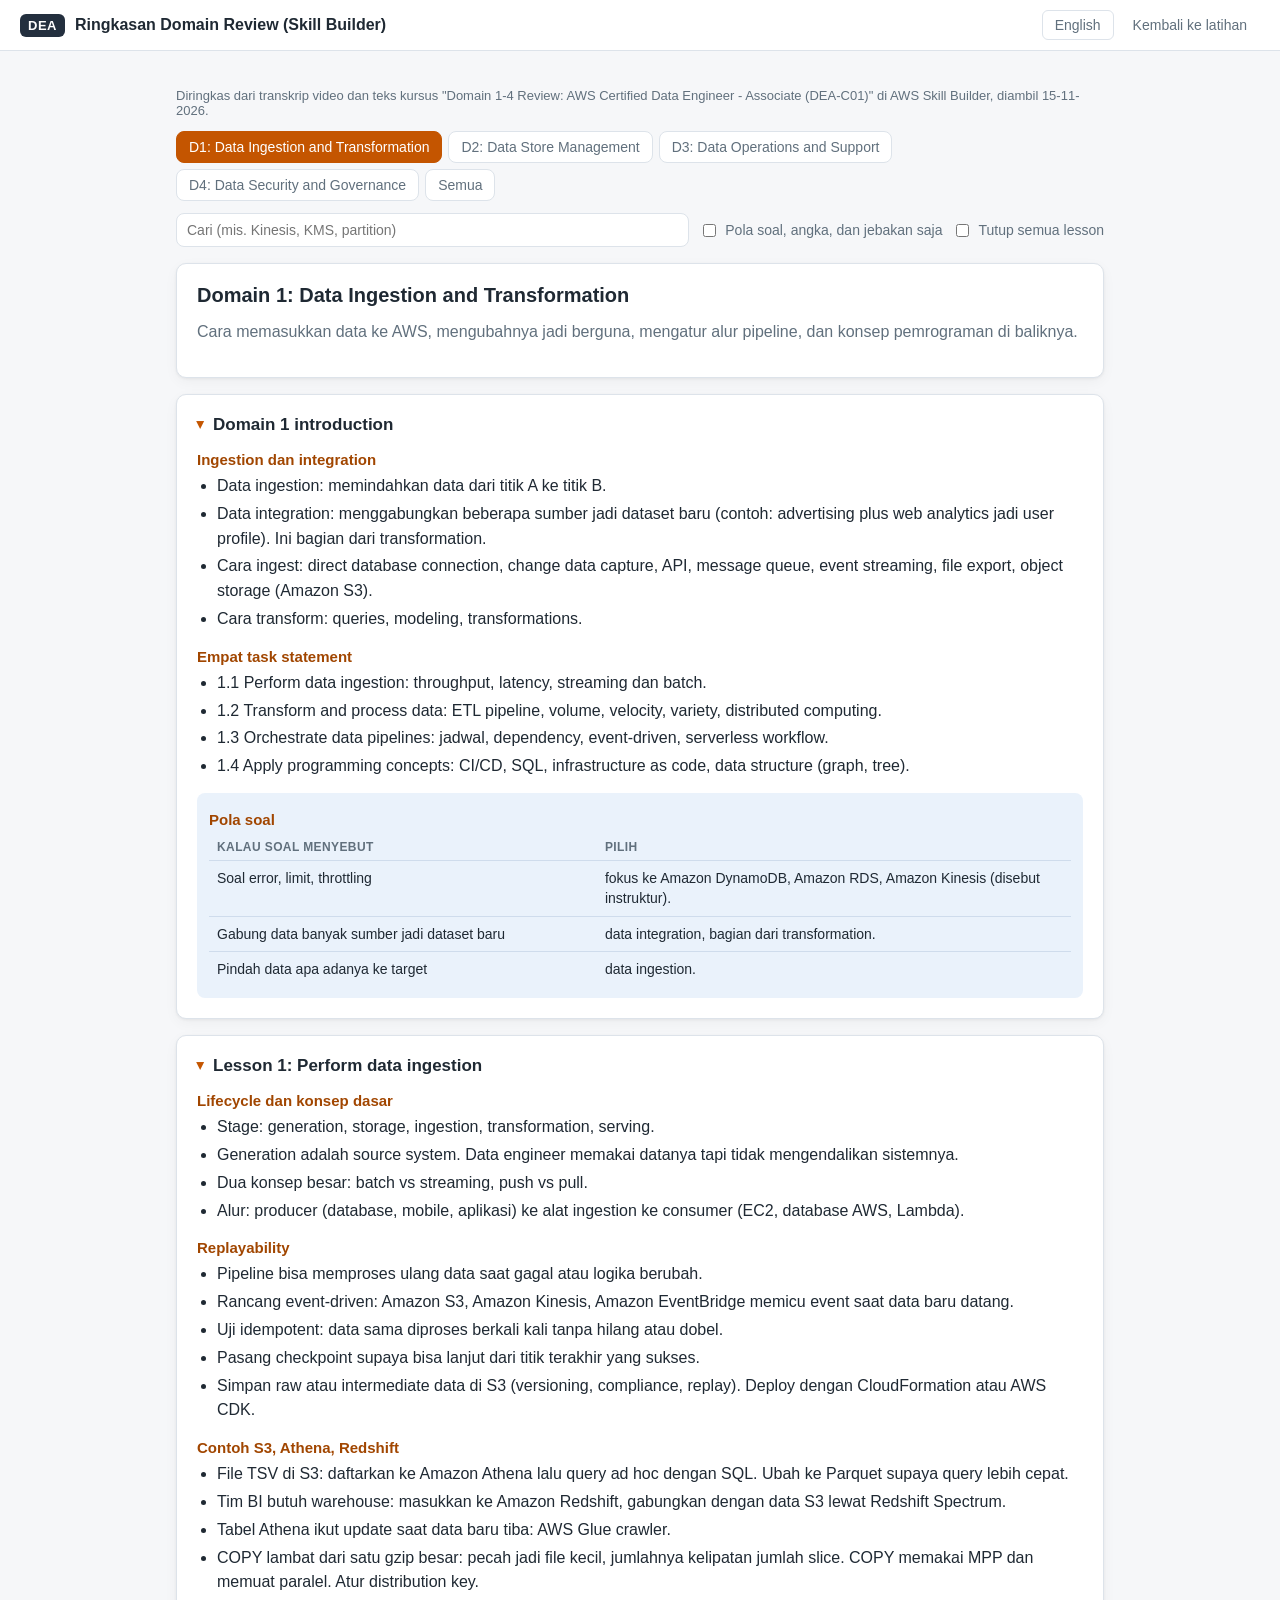
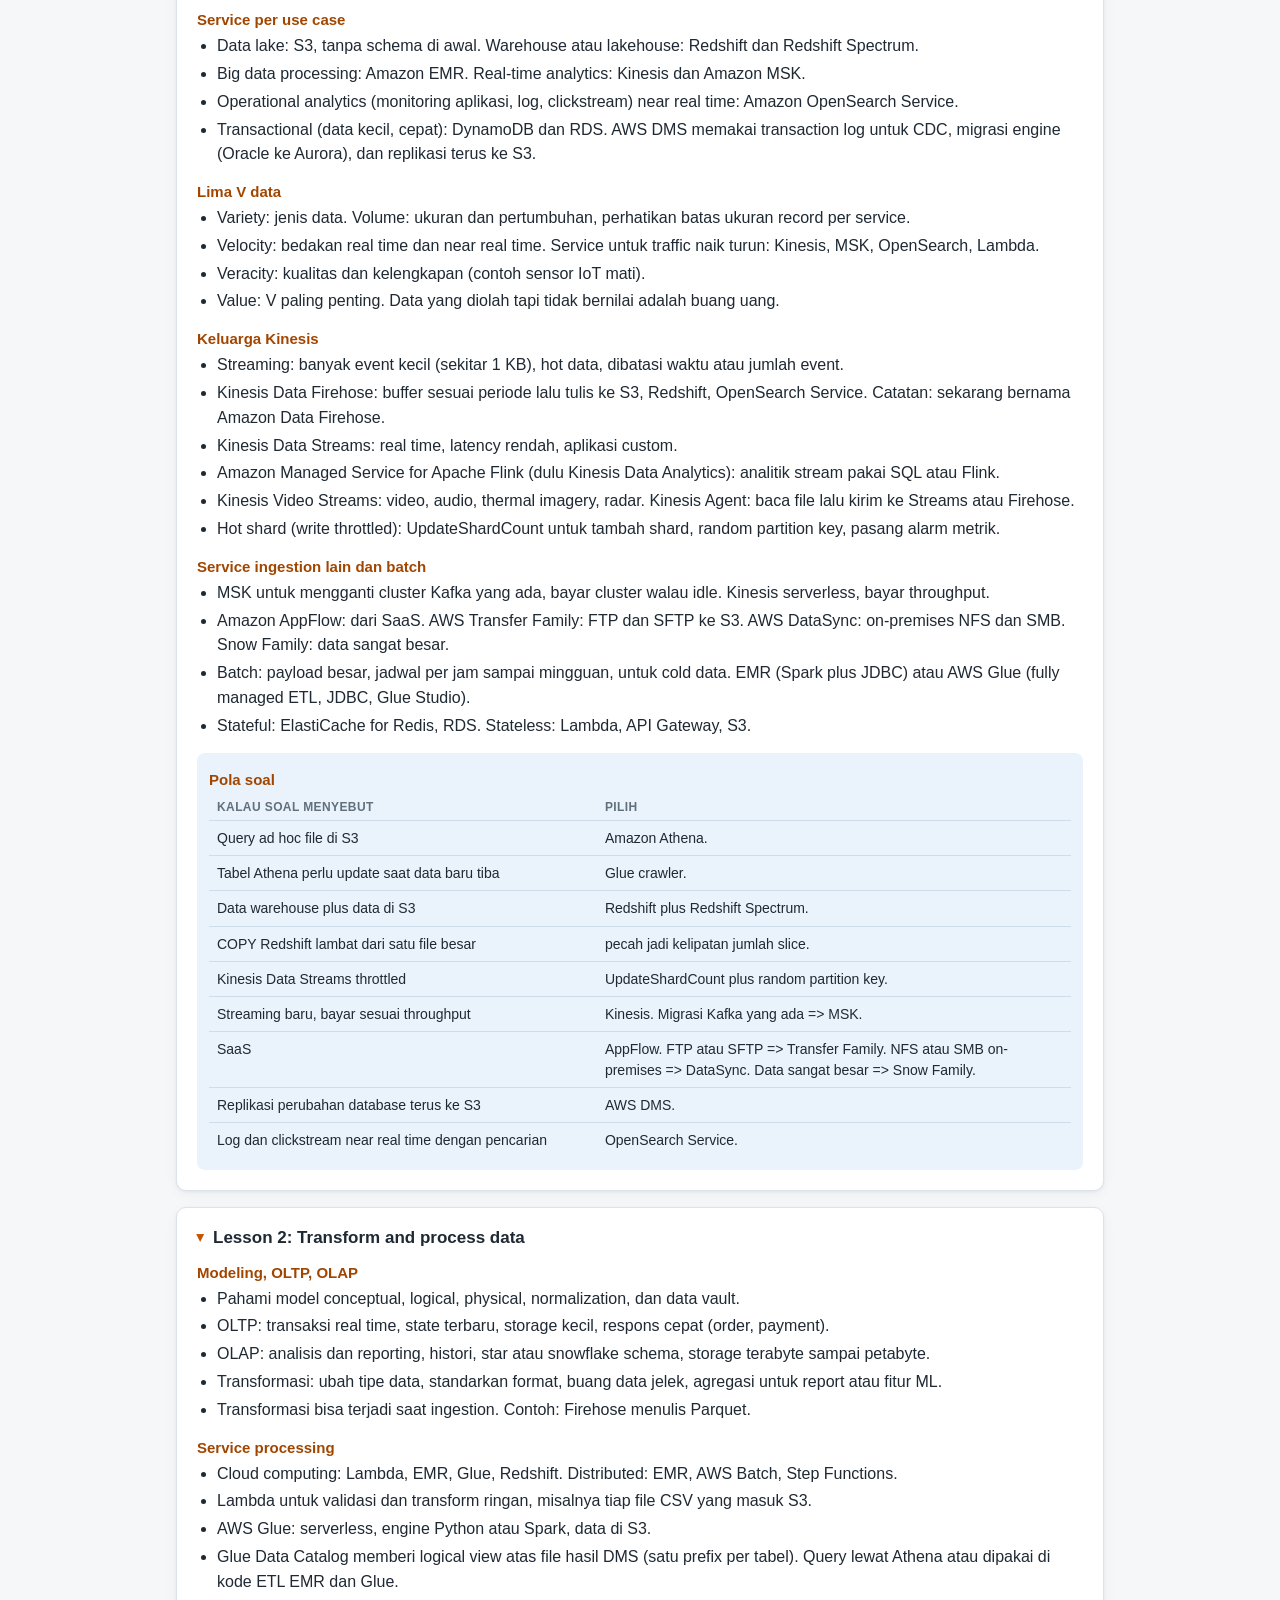
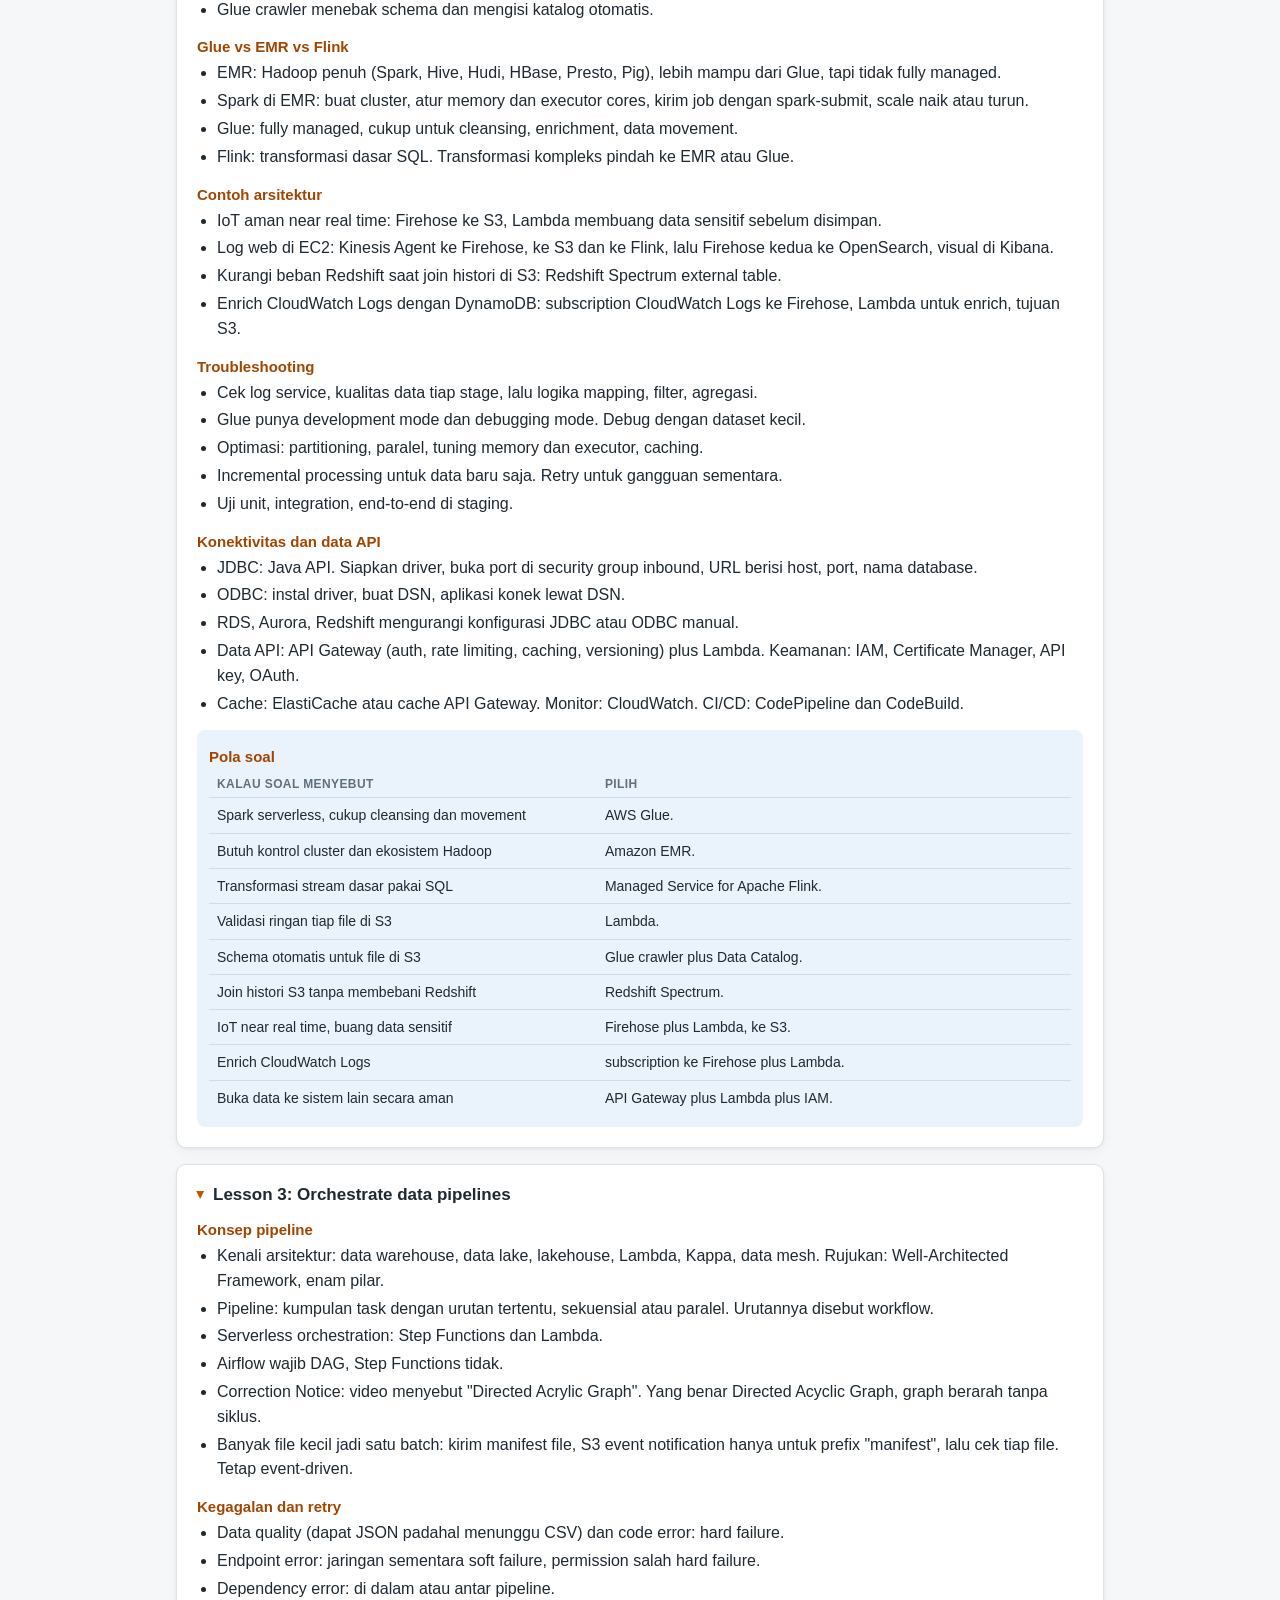
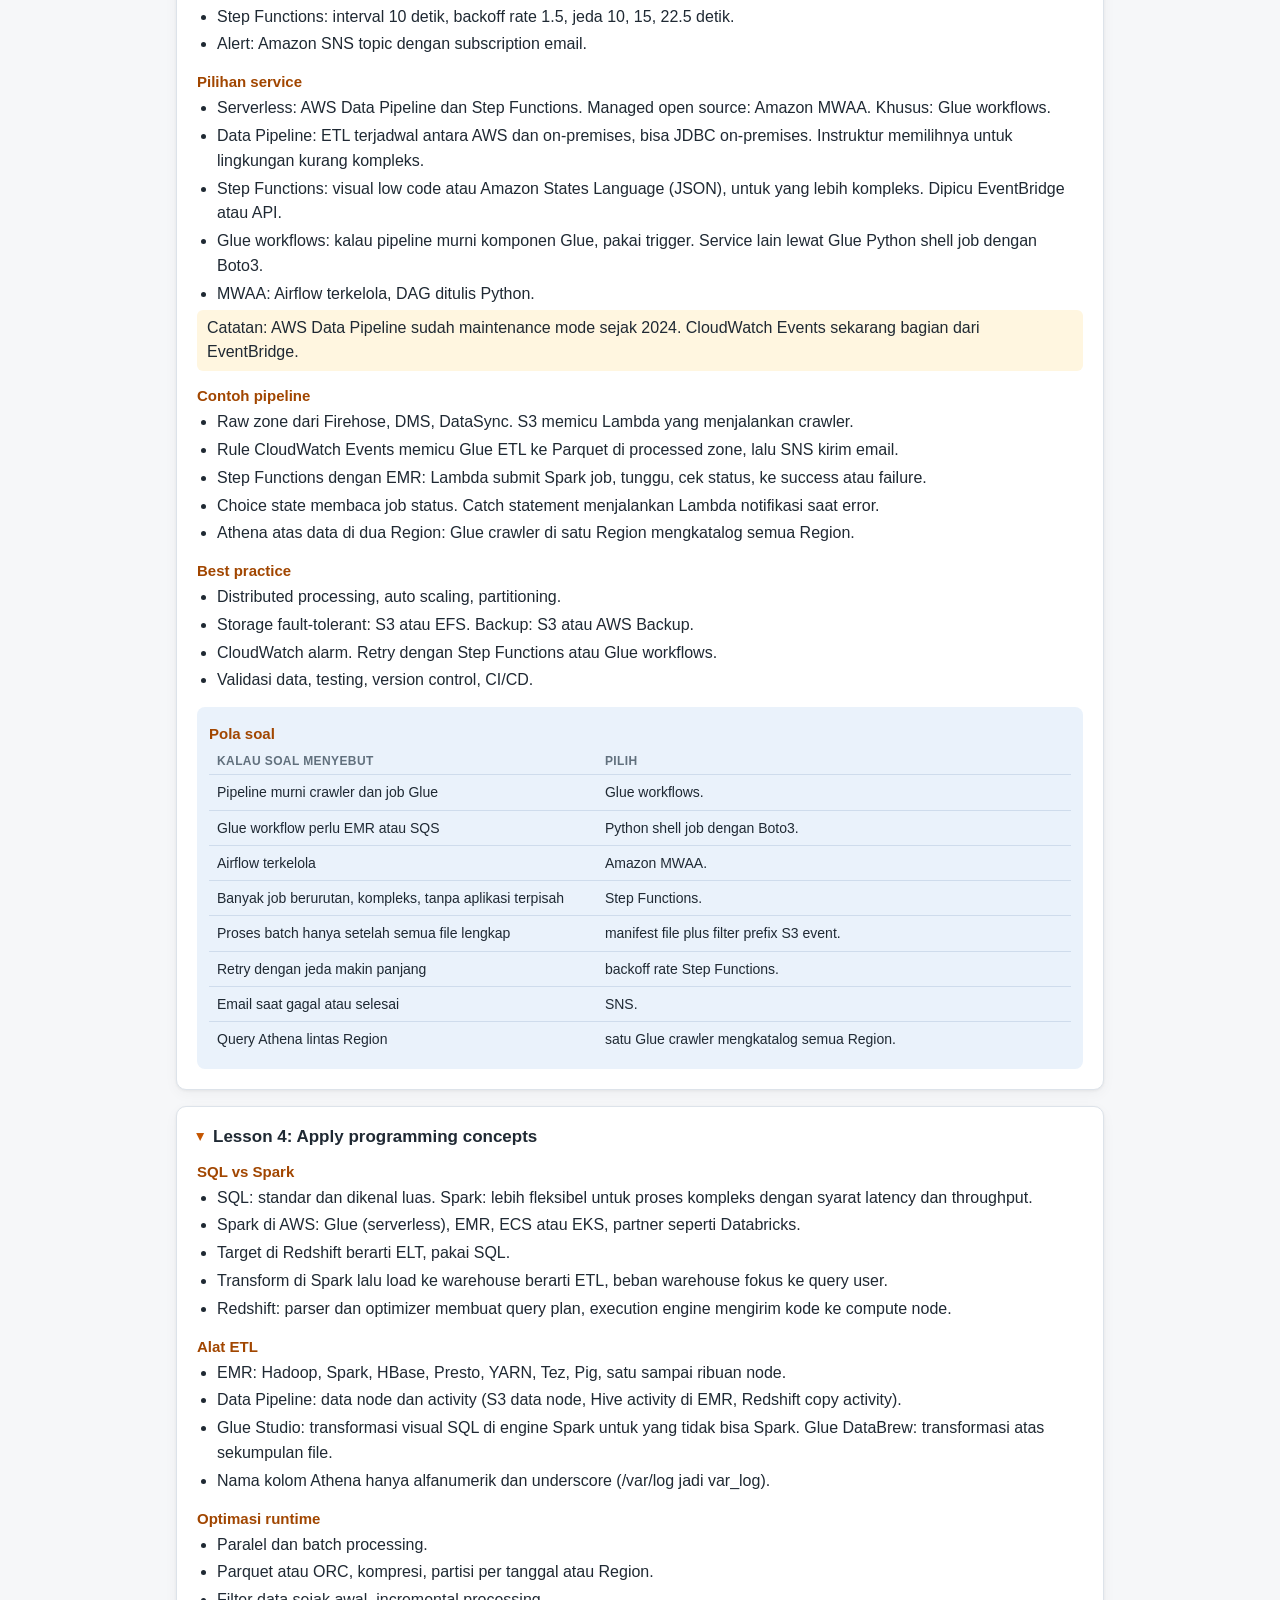
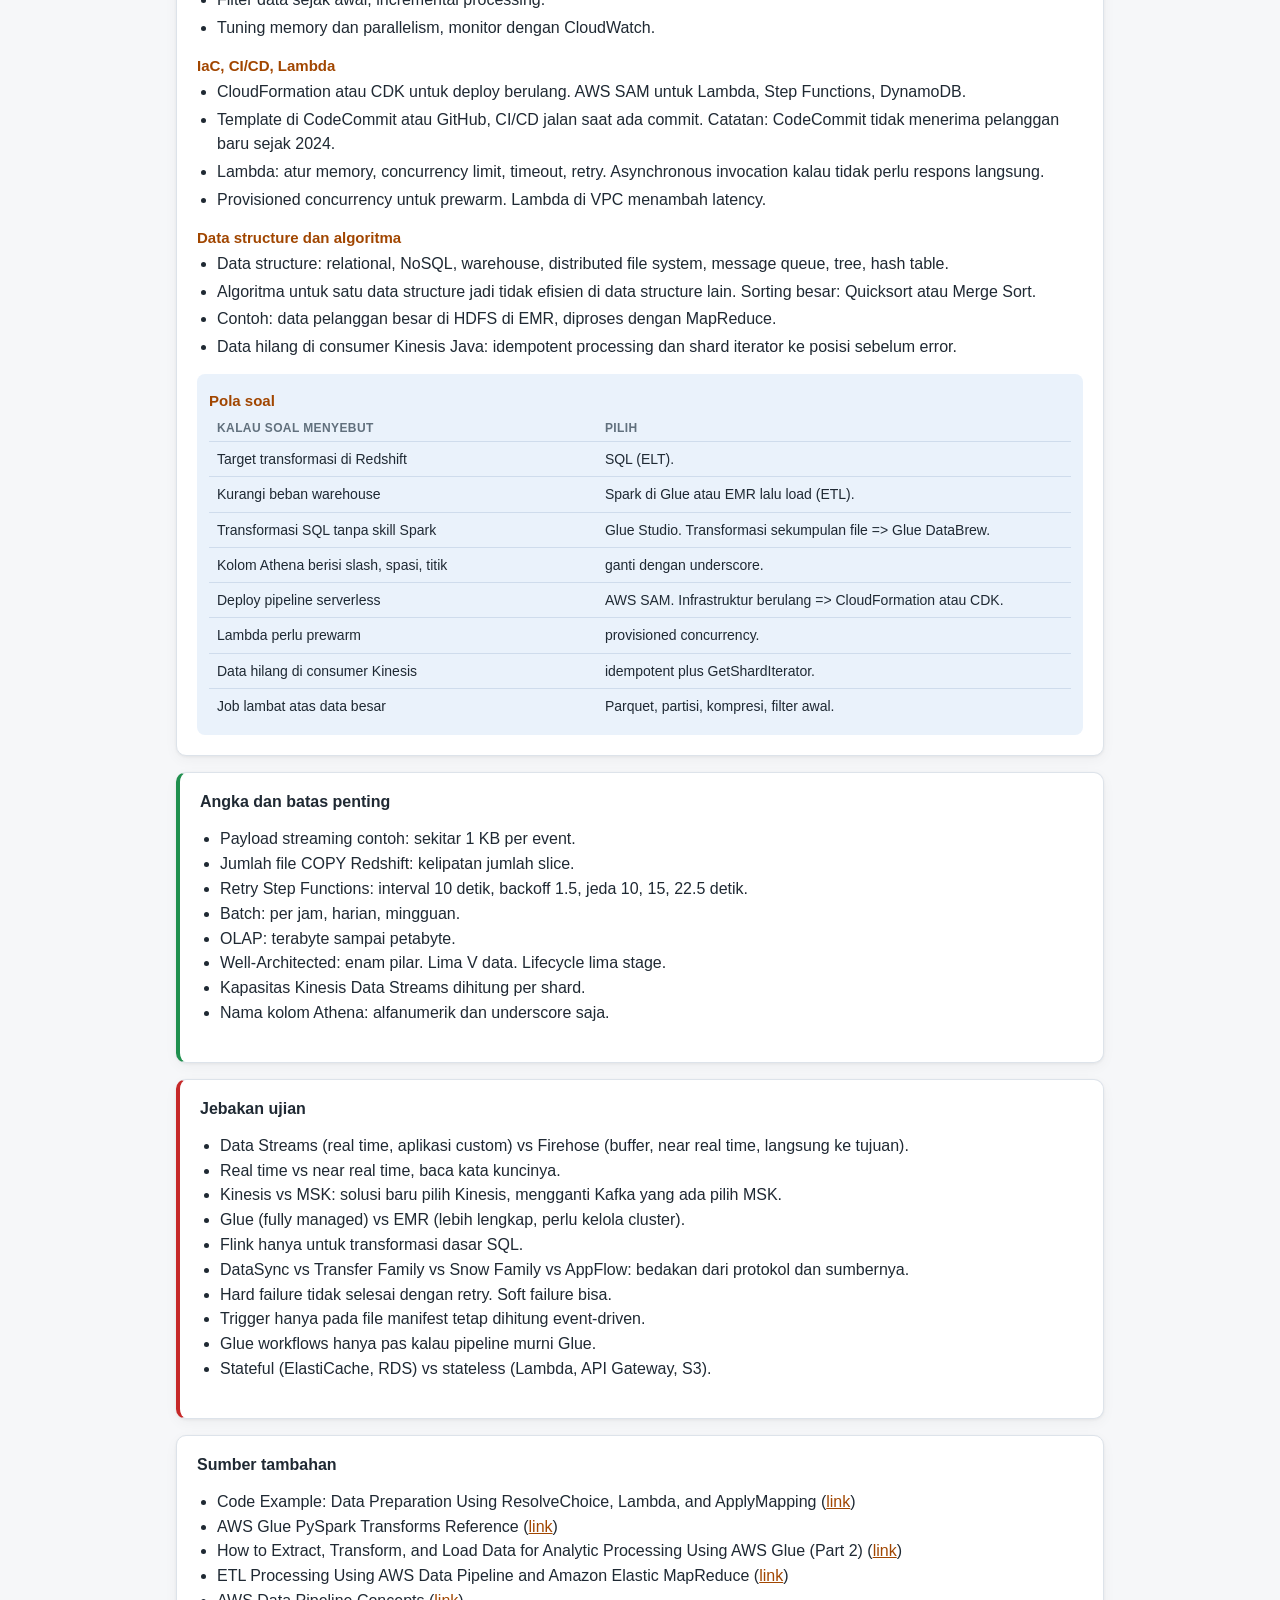
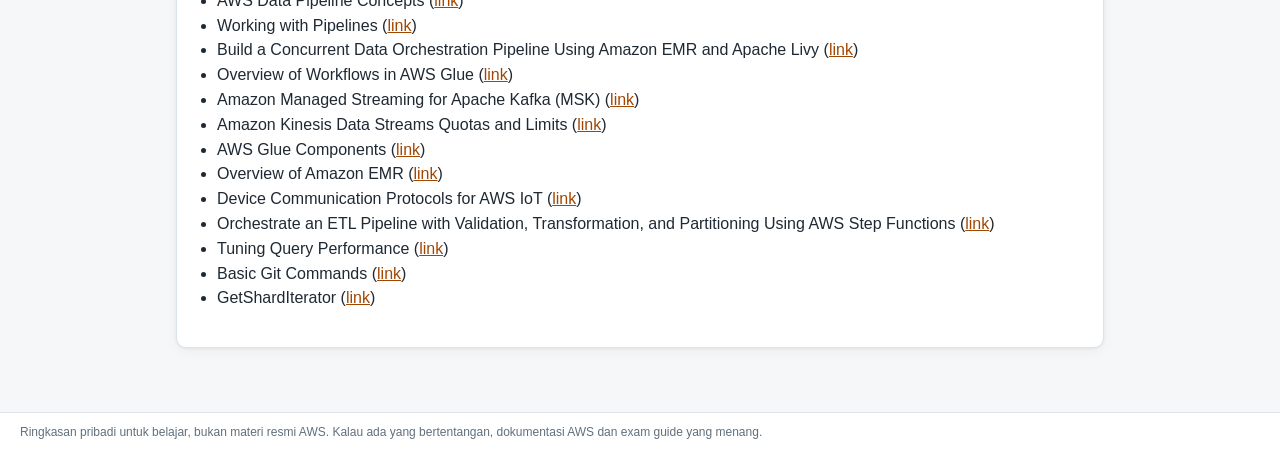
<file: ringkasan.html>
<!DOCTYPE html>
<html lang="id">
<head>
<meta charset="UTF-8">
<meta name="viewport" content="width=device-width, initial-scale=1.0">
<title>Ringkasan Domain DEA-C01</title>
<link rel="stylesheet" href="css/style.css">
<style>
.tabs { display:flex; gap:6px; flex-wrap:wrap; margin-bottom:12px; }
.tabs button { border:1px solid var(--border); background:#fff; padding:7px 12px; border-radius:8px; cursor:pointer; font-size:14px; color:var(--muted); }
.tabs button.active { background:var(--accent); border-color:var(--accent); color:#fff; }
.tools { display:flex; gap:10px; flex-wrap:wrap; align-items:center; margin-bottom:16px; }
.tools input[type=search] { flex:1; min-width:200px; padding:8px 10px; border:1px solid var(--border); border-radius:8px; font-size:14px; }
.tools label { font-size:14px; color:var(--muted); display:flex; gap:6px; align-items:center; cursor:pointer; }
.dom-head h2 { margin-bottom:4px; }
.lesson summary { cursor:pointer; list-style:none; }
.lesson summary::-webkit-details-marker { display:none; }
.lesson summary h3 { display:inline; margin:0; font-size:17px; }
.lesson summary::before { content:"\25B8"; color:var(--accent); margin-right:8px; display:inline-block; transition:transform .15s; }
.lesson[open] summary::before { transform:rotate(90deg); }
.sub h4 { margin:16px 0 6px; font-size:15px; color:var(--accent-dark); }
.sub ul { margin:0; padding-left:20px; line-height:1.55; }
.sub li { margin:3px 0; }
li.note { list-style:none; margin-left:-20px; background:var(--warn-bg); padding:6px 10px; border-radius:6px; }
.is-pola { background:var(--info-bg); border-radius:8px; padding:2px 12px 12px; margin-top:14px; }
table.pola { width:100%; border-collapse:collapse; font-size:14px; }
table.pola th { text-align:left; font-size:12px; text-transform:uppercase; letter-spacing:.4px; color:var(--muted); padding:6px 8px; }
table.pola td { border-top:1px solid #cfdcec; padding:7px 8px; vertical-align:top; line-height:1.45; }
table.pola td:first-child { width:45%; }
.special h3 { margin-top:0; }
.special ul { padding-left:20px; line-height:1.55; }
.sp-jebakan { border-left:4px solid var(--bad); }
.sp-angka { border-left:4px solid var(--ok); }
mark { background:#ffe58a; padding:0 1px; }
.hide { display:none !important; }
body.only-pola .sub:not(.is-pola), body.only-pola .special:not(.sp-jebakan):not(.sp-angka) { display:none; }
@media (max-width:600px) { table.pola td:first-child { width:auto; } table.pola, table.pola tbody, table.pola tr, table.pola td { display:block; } table.pola thead { display:none; } table.pola td:last-child { border-top:none; padding-top:0; font-weight:600; } }
@media print { .topbar, .tabs, .tools, .footer { display:none; } .domain { display:block !important; } details.lesson { break-inside:avoid-page; } }
</style>
</head>
<body>
<header class="topbar">
  <a class="brand" href="index.html" style="text-decoration:none;color:inherit"><span class="logo">DEA</span><span>Ringkasan Domain Review (Skill Builder)</span></a>
  <nav class="topnav">
    <a class="navbtn" id="langlink" href="summary.html" style="text-decoration:none;border-color:var(--border)">English</a>
    <a class="navbtn" href="index.html" style="text-decoration:none">Kembali ke latihan</a>
  </nav>
</header>
<main class="container">
  <p class="muted small">Diringkas dari transkrip video dan teks kursus "Domain 1-4 Review: AWS Certified Data Engineer - Associate (DEA-C01)" di AWS Skill Builder, diambil 15-11-2026.</p>
  <div class="tabs" id="tabs"><button data-tab="1">D1: Data Ingestion and Transformation</button><button data-tab="2">D2: Data Store Management</button><button data-tab="3">D3: Data Operations and Support</button><button data-tab="4">D4: Data Security and Governance</button><button data-tab="all">Semua</button></div>
  <div class="tools">
    <input type="search" id="q" placeholder="Cari (mis. Kinesis, KMS, partition)">
    <label><input type="checkbox" id="onlyPola"> Pola soal, angka, dan jebakan saja</label>
    <label><input type="checkbox" id="collapse"> Tutup semua lesson</label>
  </div>
  <section class="domain" id="d1" data-dom="1">
<div class="card dom-head"><h2>Domain 1: Data Ingestion and Transformation</h2><p class="muted">Cara memasukkan data ke AWS, mengubahnya jadi berguna, mengatur alur pipeline, dan konsep pemrograman di baliknya.</p></div>
<details class="card lesson" open id="d1l0"><summary><h3>Domain 1 introduction</h3></summary>
<div class="sub">
<h4>Ingestion dan integration</h4>
<ul><li>Data ingestion: memindahkan data dari titik A ke titik B.</li><li>Data integration: menggabungkan beberapa sumber jadi dataset baru (contoh: advertising plus web analytics jadi user profile). Ini bagian dari transformation.</li><li>Cara ingest: direct database connection, change data capture, API, message queue, event streaming, file export, object storage (Amazon S3).</li><li>Cara transform: queries, modeling, transformations.</li></ul>
</div>
<div class="sub">
<h4>Empat task statement</h4>
<ul><li>1.1 Perform data ingestion: throughput, latency, streaming dan batch.</li><li>1.2 Transform and process data: ETL pipeline, volume, velocity, variety, distributed computing.</li><li>1.3 Orchestrate data pipelines: jadwal, dependency, event-driven, serverless workflow.</li><li>1.4 Apply programming concepts: CI/CD, SQL, infrastructure as code, data structure (graph, tree).</li></ul>
</div>
<div class="sub is-pola">
<h4>Pola soal</h4>
<table class="pola"><thead><tr><th>Kalau soal menyebut</th><th>Pilih</th></tr></thead><tbody><tr><td>Soal error, limit, throttling</td><td>fokus ke Amazon DynamoDB, Amazon RDS, Amazon Kinesis (disebut instruktur).</td></tr><tr><td>Gabung data banyak sumber jadi dataset baru</td><td>data integration, bagian dari transformation.</td></tr><tr><td>Pindah data apa adanya ke target</td><td>data ingestion.</td></tr></tbody></table>
</div>
</details>
<details class="card lesson" open id="d1l1"><summary><h3>Lesson 1: Perform data ingestion</h3></summary>
<div class="sub">
<h4>Lifecycle dan konsep dasar</h4>
<ul><li>Stage: generation, storage, ingestion, transformation, serving.</li><li>Generation adalah source system. Data engineer memakai datanya tapi tidak mengendalikan sistemnya.</li><li>Dua konsep besar: batch vs streaming, push vs pull.</li><li>Alur: producer (database, mobile, aplikasi) ke alat ingestion ke consumer (EC2, database AWS, Lambda).</li></ul>
</div>
<div class="sub">
<h4>Replayability</h4>
<ul><li>Pipeline bisa memproses ulang data saat gagal atau logika berubah.</li><li>Rancang event-driven: Amazon S3, Amazon Kinesis, Amazon EventBridge memicu event saat data baru datang.</li><li>Uji idempotent: data sama diproses berkali kali tanpa hilang atau dobel.</li><li>Pasang checkpoint supaya bisa lanjut dari titik terakhir yang sukses.</li><li>Simpan raw atau intermediate data di S3 (versioning, compliance, replay). Deploy dengan CloudFormation atau AWS CDK.</li></ul>
</div>
<div class="sub">
<h4>Contoh S3, Athena, Redshift</h4>
<ul><li>File TSV di S3: daftarkan ke Amazon Athena lalu query ad hoc dengan SQL. Ubah ke Parquet supaya query lebih cepat.</li><li>Tim BI butuh warehouse: masukkan ke Amazon Redshift, gabungkan dengan data S3 lewat Redshift Spectrum.</li><li>Tabel Athena ikut update saat data baru tiba: AWS Glue crawler.</li><li>COPY lambat dari satu gzip besar: pecah jadi file kecil, jumlahnya kelipatan jumlah slice. COPY memakai MPP dan memuat paralel. Atur distribution key.</li></ul>
</div>
<div class="sub">
<h4>Service per use case</h4>
<ul><li>Data lake: S3, tanpa schema di awal. Warehouse atau lakehouse: Redshift dan Redshift Spectrum.</li><li>Big data processing: Amazon EMR. Real-time analytics: Kinesis dan Amazon MSK.</li><li>Operational analytics (monitoring aplikasi, log, clickstream) near real time: Amazon OpenSearch Service.</li><li>Transactional (data kecil, cepat): DynamoDB dan RDS. AWS DMS memakai transaction log untuk CDC, migrasi engine (Oracle ke Aurora), dan replikasi terus ke S3.</li></ul>
</div>
<div class="sub">
<h4>Lima V data</h4>
<ul><li>Variety: jenis data. Volume: ukuran dan pertumbuhan, perhatikan batas ukuran record per service.</li><li>Velocity: bedakan real time dan near real time. Service untuk traffic naik turun: Kinesis, MSK, OpenSearch, Lambda.</li><li>Veracity: kualitas dan kelengkapan (contoh sensor IoT mati).</li><li>Value: V paling penting. Data yang diolah tapi tidak bernilai adalah buang uang.</li></ul>
</div>
<div class="sub">
<h4>Keluarga Kinesis</h4>
<ul><li>Streaming: banyak event kecil (sekitar 1 KB), hot data, dibatasi waktu atau jumlah event.</li><li>Kinesis Data Firehose: buffer sesuai periode lalu tulis ke S3, Redshift, OpenSearch Service. Catatan: sekarang bernama Amazon Data Firehose.</li><li>Kinesis Data Streams: real time, latency rendah, aplikasi custom.</li><li>Amazon Managed Service for Apache Flink (dulu Kinesis Data Analytics): analitik stream pakai SQL atau Flink.</li><li>Kinesis Video Streams: video, audio, thermal imagery, radar. Kinesis Agent: baca file lalu kirim ke Streams atau Firehose.</li><li>Hot shard (write throttled): UpdateShardCount untuk tambah shard, random partition key, pasang alarm metrik.</li></ul>
</div>
<div class="sub">
<h4>Service ingestion lain dan batch</h4>
<ul><li>MSK untuk mengganti cluster Kafka yang ada, bayar cluster walau idle. Kinesis serverless, bayar throughput.</li><li>Amazon AppFlow: dari SaaS. AWS Transfer Family: FTP dan SFTP ke S3. AWS DataSync: on-premises NFS dan SMB. Snow Family: data sangat besar.</li><li>Batch: payload besar, jadwal per jam sampai mingguan, untuk cold data. EMR (Spark plus JDBC) atau AWS Glue (fully managed ETL, JDBC, Glue Studio).</li><li>Stateful: ElastiCache for Redis, RDS. Stateless: Lambda, API Gateway, S3.</li></ul>
</div>
<div class="sub is-pola">
<h4>Pola soal</h4>
<table class="pola"><thead><tr><th>Kalau soal menyebut</th><th>Pilih</th></tr></thead><tbody><tr><td>Query ad hoc file di S3</td><td>Amazon Athena.</td></tr><tr><td>Tabel Athena perlu update saat data baru tiba</td><td>Glue crawler.</td></tr><tr><td>Data warehouse plus data di S3</td><td>Redshift plus Redshift Spectrum.</td></tr><tr><td>COPY Redshift lambat dari satu file besar</td><td>pecah jadi kelipatan jumlah slice.</td></tr><tr><td>Kinesis Data Streams throttled</td><td>UpdateShardCount plus random partition key.</td></tr><tr><td>Streaming baru, bayar sesuai throughput</td><td>Kinesis. Migrasi Kafka yang ada =&gt; MSK.</td></tr><tr><td>SaaS</td><td>AppFlow. FTP atau SFTP =&gt; Transfer Family. NFS atau SMB on-premises =&gt; DataSync. Data sangat besar =&gt; Snow Family.</td></tr><tr><td>Replikasi perubahan database terus ke S3</td><td>AWS DMS.</td></tr><tr><td>Log dan clickstream near real time dengan pencarian</td><td>OpenSearch Service.</td></tr></tbody></table>
</div>
</details>
<details class="card lesson" open id="d1l2"><summary><h3>Lesson 2: Transform and process data</h3></summary>
<div class="sub">
<h4>Modeling, OLTP, OLAP</h4>
<ul><li>Pahami model conceptual, logical, physical, normalization, dan data vault.</li><li>OLTP: transaksi real time, state terbaru, storage kecil, respons cepat (order, payment).</li><li>OLAP: analisis dan reporting, histori, star atau snowflake schema, storage terabyte sampai petabyte.</li><li>Transformasi: ubah tipe data, standarkan format, buang data jelek, agregasi untuk report atau fitur ML.</li><li>Transformasi bisa terjadi saat ingestion. Contoh: Firehose menulis Parquet.</li></ul>
</div>
<div class="sub">
<h4>Service processing</h4>
<ul><li>Cloud computing: Lambda, EMR, Glue, Redshift. Distributed: EMR, AWS Batch, Step Functions.</li><li>Lambda untuk validasi dan transform ringan, misalnya tiap file CSV yang masuk S3.</li><li>AWS Glue: serverless, engine Python atau Spark, data di S3.</li><li>Glue Data Catalog memberi logical view atas file hasil DMS (satu prefix per tabel). Query lewat Athena atau dipakai di kode ETL EMR dan Glue.</li><li>Glue crawler menebak schema dan mengisi katalog otomatis.</li></ul>
</div>
<div class="sub">
<h4>Glue vs EMR vs Flink</h4>
<ul><li>EMR: Hadoop penuh (Spark, Hive, Hudi, HBase, Presto, Pig), lebih mampu dari Glue, tapi tidak fully managed.</li><li>Spark di EMR: buat cluster, atur memory dan executor cores, kirim job dengan spark-submit, scale naik atau turun.</li><li>Glue: fully managed, cukup untuk cleansing, enrichment, data movement.</li><li>Flink: transformasi dasar SQL. Transformasi kompleks pindah ke EMR atau Glue.</li></ul>
</div>
<div class="sub">
<h4>Contoh arsitektur</h4>
<ul><li>IoT aman near real time: Firehose ke S3, Lambda membuang data sensitif sebelum disimpan.</li><li>Log web di EC2: Kinesis Agent ke Firehose, ke S3 dan ke Flink, lalu Firehose kedua ke OpenSearch, visual di Kibana.</li><li>Kurangi beban Redshift saat join histori di S3: Redshift Spectrum external table.</li><li>Enrich CloudWatch Logs dengan DynamoDB: subscription CloudWatch Logs ke Firehose, Lambda untuk enrich, tujuan S3.</li></ul>
</div>
<div class="sub">
<h4>Troubleshooting</h4>
<ul><li>Cek log service, kualitas data tiap stage, lalu logika mapping, filter, agregasi.</li><li>Glue punya development mode dan debugging mode. Debug dengan dataset kecil.</li><li>Optimasi: partitioning, paralel, tuning memory dan executor, caching.</li><li>Incremental processing untuk data baru saja. Retry untuk gangguan sementara.</li><li>Uji unit, integration, end-to-end di staging.</li></ul>
</div>
<div class="sub">
<h4>Konektivitas dan data API</h4>
<ul><li>JDBC: Java API. Siapkan driver, buka port di security group inbound, URL berisi host, port, nama database.</li><li>ODBC: instal driver, buat DSN, aplikasi konek lewat DSN.</li><li>RDS, Aurora, Redshift mengurangi konfigurasi JDBC atau ODBC manual.</li><li>Data API: API Gateway (auth, rate limiting, caching, versioning) plus Lambda. Keamanan: IAM, Certificate Manager, API key, OAuth.</li><li>Cache: ElastiCache atau cache API Gateway. Monitor: CloudWatch. CI/CD: CodePipeline dan CodeBuild.</li></ul>
</div>
<div class="sub is-pola">
<h4>Pola soal</h4>
<table class="pola"><thead><tr><th>Kalau soal menyebut</th><th>Pilih</th></tr></thead><tbody><tr><td>Spark serverless, cukup cleansing dan movement</td><td>AWS Glue.</td></tr><tr><td>Butuh kontrol cluster dan ekosistem Hadoop</td><td>Amazon EMR.</td></tr><tr><td>Transformasi stream dasar pakai SQL</td><td>Managed Service for Apache Flink.</td></tr><tr><td>Validasi ringan tiap file di S3</td><td>Lambda.</td></tr><tr><td>Schema otomatis untuk file di S3</td><td>Glue crawler plus Data Catalog.</td></tr><tr><td>Join histori S3 tanpa membebani Redshift</td><td>Redshift Spectrum.</td></tr><tr><td>IoT near real time, buang data sensitif</td><td>Firehose plus Lambda, ke S3.</td></tr><tr><td>Enrich CloudWatch Logs</td><td>subscription ke Firehose plus Lambda.</td></tr><tr><td>Buka data ke sistem lain secara aman</td><td>API Gateway plus Lambda plus IAM.</td></tr></tbody></table>
</div>
</details>
<details class="card lesson" open id="d1l3"><summary><h3>Lesson 3: Orchestrate data pipelines</h3></summary>
<div class="sub">
<h4>Konsep pipeline</h4>
<ul><li>Kenali arsitektur: data warehouse, data lake, lakehouse, Lambda, Kappa, data mesh. Rujukan: Well-Architected Framework, enam pilar.</li><li>Pipeline: kumpulan task dengan urutan tertentu, sekuensial atau paralel. Urutannya disebut workflow.</li><li>Serverless orchestration: Step Functions dan Lambda.</li><li>Airflow wajib DAG, Step Functions tidak.</li><li>Correction Notice: video menyebut &quot;Directed Acrylic Graph&quot;. Yang benar Directed Acyclic Graph, graph berarah tanpa siklus.</li><li>Banyak file kecil jadi satu batch: kirim manifest file, S3 event notification hanya untuk prefix &quot;manifest&quot;, lalu cek tiap file. Tetap event-driven.</li></ul>
</div>
<div class="sub">
<h4>Kegagalan dan retry</h4>
<ul><li>Data quality (dapat JSON padahal menunggu CSV) dan code error: hard failure.</li><li>Endpoint error: jaringan sementara soft failure, permission salah hard failure.</li><li>Dependency error: di dalam atau antar pipeline.</li><li>Step Functions: interval 10 detik, backoff rate 1.5, jeda 10, 15, 22.5 detik.</li><li>Alert: Amazon SNS topic dengan subscription email.</li></ul>
</div>
<div class="sub">
<h4>Pilihan service</h4>
<ul><li>Serverless: AWS Data Pipeline dan Step Functions. Managed open source: Amazon MWAA. Khusus: Glue workflows.</li><li>Data Pipeline: ETL terjadwal antara AWS dan on-premises, bisa JDBC on-premises. Instruktur memilihnya untuk lingkungan kurang kompleks.</li><li>Step Functions: visual low code atau Amazon States Language (JSON), untuk yang lebih kompleks. Dipicu EventBridge atau API.</li><li>Glue workflows: kalau pipeline murni komponen Glue, pakai trigger. Service lain lewat Glue Python shell job dengan Boto3.</li><li>MWAA: Airflow terkelola, DAG ditulis Python.</li><li class=note>Catatan: AWS Data Pipeline sudah maintenance mode sejak 2024. CloudWatch Events sekarang bagian dari EventBridge.</li></ul>
</div>
<div class="sub">
<h4>Contoh pipeline</h4>
<ul><li>Raw zone dari Firehose, DMS, DataSync. S3 memicu Lambda yang menjalankan crawler.</li><li>Rule CloudWatch Events memicu Glue ETL ke Parquet di processed zone, lalu SNS kirim email.</li><li>Step Functions dengan EMR: Lambda submit Spark job, tunggu, cek status, ke success atau failure.</li><li>Choice state membaca job status. Catch statement menjalankan Lambda notifikasi saat error.</li><li>Athena atas data di dua Region: Glue crawler di satu Region mengkatalog semua Region.</li></ul>
</div>
<div class="sub">
<h4>Best practice</h4>
<ul><li>Distributed processing, auto scaling, partitioning.</li><li>Storage fault-tolerant: S3 atau EFS. Backup: S3 atau AWS Backup.</li><li>CloudWatch alarm. Retry dengan Step Functions atau Glue workflows.</li><li>Validasi data, testing, version control, CI/CD.</li></ul>
</div>
<div class="sub is-pola">
<h4>Pola soal</h4>
<table class="pola"><thead><tr><th>Kalau soal menyebut</th><th>Pilih</th></tr></thead><tbody><tr><td>Pipeline murni crawler dan job Glue</td><td>Glue workflows.</td></tr><tr><td>Glue workflow perlu EMR atau SQS</td><td>Python shell job dengan Boto3.</td></tr><tr><td>Airflow terkelola</td><td>Amazon MWAA.</td></tr><tr><td>Banyak job berurutan, kompleks, tanpa aplikasi terpisah</td><td>Step Functions.</td></tr><tr><td>Proses batch hanya setelah semua file lengkap</td><td>manifest file plus filter prefix S3 event.</td></tr><tr><td>Retry dengan jeda makin panjang</td><td>backoff rate Step Functions.</td></tr><tr><td>Email saat gagal atau selesai</td><td>SNS.</td></tr><tr><td>Query Athena lintas Region</td><td>satu Glue crawler mengkatalog semua Region.</td></tr></tbody></table>
</div>
</details>
<details class="card lesson" open id="d1l4"><summary><h3>Lesson 4: Apply programming concepts</h3></summary>
<div class="sub">
<h4>SQL vs Spark</h4>
<ul><li>SQL: standar dan dikenal luas. Spark: lebih fleksibel untuk proses kompleks dengan syarat latency dan throughput.</li><li>Spark di AWS: Glue (serverless), EMR, ECS atau EKS, partner seperti Databricks.</li><li>Target di Redshift berarti ELT, pakai SQL.</li><li>Transform di Spark lalu load ke warehouse berarti ETL, beban warehouse fokus ke query user.</li><li>Redshift: parser dan optimizer membuat query plan, execution engine mengirim kode ke compute node.</li></ul>
</div>
<div class="sub">
<h4>Alat ETL</h4>
<ul><li>EMR: Hadoop, Spark, HBase, Presto, YARN, Tez, Pig, satu sampai ribuan node.</li><li>Data Pipeline: data node dan activity (S3 data node, Hive activity di EMR, Redshift copy activity).</li><li>Glue Studio: transformasi visual SQL di engine Spark untuk yang tidak bisa Spark. Glue DataBrew: transformasi atas sekumpulan file.</li><li>Nama kolom Athena hanya alfanumerik dan underscore (/var/log jadi var_log).</li></ul>
</div>
<div class="sub">
<h4>Optimasi runtime</h4>
<ul><li>Paralel dan batch processing.</li><li>Parquet atau ORC, kompresi, partisi per tanggal atau Region.</li><li>Filter data sejak awal, incremental processing.</li><li>Tuning memory dan parallelism, monitor dengan CloudWatch.</li></ul>
</div>
<div class="sub">
<h4>IaC, CI/CD, Lambda</h4>
<ul><li>CloudFormation atau CDK untuk deploy berulang. AWS SAM untuk Lambda, Step Functions, DynamoDB.</li><li>Template di CodeCommit atau GitHub, CI/CD jalan saat ada commit. Catatan: CodeCommit tidak menerima pelanggan baru sejak 2024.</li><li>Lambda: atur memory, concurrency limit, timeout, retry. Asynchronous invocation kalau tidak perlu respons langsung.</li><li>Provisioned concurrency untuk prewarm. Lambda di VPC menambah latency.</li></ul>
</div>
<div class="sub">
<h4>Data structure dan algoritma</h4>
<ul><li>Data structure: relational, NoSQL, warehouse, distributed file system, message queue, tree, hash table.</li><li>Algoritma untuk satu data structure jadi tidak efisien di data structure lain. Sorting besar: Quicksort atau Merge Sort.</li><li>Contoh: data pelanggan besar di HDFS di EMR, diproses dengan MapReduce.</li><li>Data hilang di consumer Kinesis Java: idempotent processing dan shard iterator ke posisi sebelum error.</li></ul>
</div>
<div class="sub is-pola">
<h4>Pola soal</h4>
<table class="pola"><thead><tr><th>Kalau soal menyebut</th><th>Pilih</th></tr></thead><tbody><tr><td>Target transformasi di Redshift</td><td>SQL (ELT).</td></tr><tr><td>Kurangi beban warehouse</td><td>Spark di Glue atau EMR lalu load (ETL).</td></tr><tr><td>Transformasi SQL tanpa skill Spark</td><td>Glue Studio. Transformasi sekumpulan file =&gt; Glue DataBrew.</td></tr><tr><td>Kolom Athena berisi slash, spasi, titik</td><td>ganti dengan underscore.</td></tr><tr><td>Deploy pipeline serverless</td><td>AWS SAM. Infrastruktur berulang =&gt; CloudFormation atau CDK.</td></tr><tr><td>Lambda perlu prewarm</td><td>provisioned concurrency.</td></tr><tr><td>Data hilang di consumer Kinesis</td><td>idempotent plus GetShardIterator.</td></tr><tr><td>Job lambat atas data besar</td><td>Parquet, partisi, kompresi, filter awal.</td></tr></tbody></table>
</div>
</details>
<div class="card special sp-angka"><h3>Angka dan batas penting</h3><ul><li>Payload streaming contoh: sekitar 1 KB per event.</li><li>Jumlah file COPY Redshift: kelipatan jumlah slice.</li><li>Retry Step Functions: interval 10 detik, backoff 1.5, jeda 10, 15, 22.5 detik.</li><li>Batch: per jam, harian, mingguan.</li><li>OLAP: terabyte sampai petabyte.</li><li>Well-Architected: enam pilar. Lima V data. Lifecycle lima stage.</li><li>Kapasitas Kinesis Data Streams dihitung per shard.</li><li>Nama kolom Athena: alfanumerik dan underscore saja.</li></ul></div>
<div class="card special sp-jebakan"><h3>Jebakan ujian</h3><ul><li>Data Streams (real time, aplikasi custom) vs Firehose (buffer, near real time, langsung ke tujuan).</li><li>Real time vs near real time, baca kata kuncinya.</li><li>Kinesis vs MSK: solusi baru pilih Kinesis, mengganti Kafka yang ada pilih MSK.</li><li>Glue (fully managed) vs EMR (lebih lengkap, perlu kelola cluster).</li><li>Flink hanya untuk transformasi dasar SQL.</li><li>DataSync vs Transfer Family vs Snow Family vs AppFlow: bedakan dari protokol dan sumbernya.</li><li>Hard failure tidak selesai dengan retry. Soft failure bisa.</li><li>Trigger hanya pada file manifest tetap dihitung event-driven.</li><li>Glue workflows hanya pas kalau pipeline murni Glue.</li><li>Stateful (ElastiCache, RDS) vs stateless (Lambda, API Gateway, S3).</li></ul></div>
<div class="card special sp-sumber"><h3>Sumber tambahan</h3><ul><li>Code Example: Data Preparation Using ResolveChoice, Lambda, and ApplyMapping (<a href="https://docs.aws.amazon.com/glue/latest/dg/aws-glue-programming-python-samples-medicaid.html" target="_blank" rel="noopener">link</a>)</li><li>AWS Glue PySpark Transforms Reference (<a href="https://docs.aws.amazon.com/glue/latest/dg/built-in-transforms.html" target="_blank" rel="noopener">link</a>)</li><li>How to Extract, Transform, and Load Data for Analytic Processing Using AWS Glue (Part 2) (<a href="https://aws.amazon.com/blogs/database/how-to-extract-transform-and-load-data-for-analytic-processing-using-aws-glue-part-2/" target="_blank" rel="noopener">link</a>)</li><li>ETL Processing Using AWS Data Pipeline and Amazon Elastic MapReduce (<a href="https://aws.amazon.com/blogs/big-data/etl-processing-using-aws-data-pipeline-and-amazon-elastic-mapreduce/" target="_blank" rel="noopener">link</a>)</li><li>AWS Data Pipeline Concepts (<a href="https://docs.aws.amazon.com/datapipeline/latest/DeveloperGuide/dp-concepts.html" target="_blank" rel="noopener">link</a>)</li><li>Working with Pipelines (<a href="https://docs.aws.amazon.com/datapipeline/latest/DeveloperGuide/dp-managing-pipeline.html" target="_blank" rel="noopener">link</a>)</li><li>Build a Concurrent Data Orchestration Pipeline Using Amazon EMR and Apache Livy (<a href="https://aws.amazon.com/blogs/big-data/build-a-concurrent-data-orchestration-pipeline-using-amazon-emr-and-apache-livy/" target="_blank" rel="noopener">link</a>)</li><li>Overview of Workflows in AWS Glue (<a href="https://docs.aws.amazon.com/glue/latest/dg/workflows_overview.html" target="_blank" rel="noopener">link</a>)</li><li>Amazon Managed Streaming for Apache Kafka (MSK) (<a href="https://aws.amazon.com/blogs/aws/amazon-managed-streaming-for-apache-kafka-msk-now-generally-available/" target="_blank" rel="noopener">link</a>)</li><li>Amazon Kinesis Data Streams Quotas and Limits (<a href="https://docs.amazonaws.cn/en_us/streams/latest/dev/service-sizes-and-limits.html" target="_blank" rel="noopener">link</a>)</li><li>AWS Glue Components (<a href="https://docs.aws.amazon.com/glue/latest/dg/components-overview.html" target="_blank" rel="noopener">link</a>)</li><li>Overview of Amazon EMR (<a href="https://docs.aws.amazon.com/emr/latest/ManagementGuide/emr-overview.html" target="_blank" rel="noopener">link</a>)</li><li>Device Communication Protocols for AWS IoT (<a href="https://docs.aws.amazon.com/iot/latest/developerguide/iot-message-broker.html" target="_blank" rel="noopener">link</a>)</li><li>Orchestrate an ETL Pipeline with Validation, Transformation, and Partitioning Using AWS Step Functions (<a href="https://docs.aws.amazon.com/prescriptive-guidance/latest/patterns/orchestrate-an-etl-pipeline-with-validation-transformation-and-partitioning-using-aws-step-functions.html" target="_blank" rel="noopener">link</a>)</li><li>Tuning Query Performance (<a href="https://docs.aws.amazon.com/redshift/latest/dg/c-optimizing-query-performance.html" target="_blank" rel="noopener">link</a>)</li><li>Basic Git Commands (<a href="https://docs.aws.amazon.com/codecommit/latest/userguide/how-to-basic-git.html" target="_blank" rel="noopener">link</a>)</li><li>GetShardIterator (<a href="https://docs.aws.amazon.com/kinesis/latest/APIReference/API_GetShardIterator.html" target="_blank" rel="noopener">link</a>)</li></ul></div>
</section>
<section class="domain" id="d2" data-dom="2">
<div class="card dom-head"><h2>Domain 2: Data Store Management</h2><p class="muted">Memilih data store, membuat data catalog, mengatur lifecycle data, dan merancang data model serta schema evolution.</p></div>
<details class="card lesson" open id="d2l0"><summary><h3>Domain 2 introduction</h3></summary>
<div class="sub">
<h4>Isi domain</h4>
<ul><li>Empat task statement: 2.1 choose a data store, 2.2 data cataloging systems, 2.3 lifecycle of data, 2.4 data models dan schema evolution.</li><li>Storage adalah tahap ketiga data engineering lifecycle. Data disimpan berkali-kali selama di pipeline.</li><li>Langkah pertama memilih storage: pahami use case, cara data disimpan, dan cara data diambil.</li><li>2.3 mencakup hot dan cold data, optimasi biaya, penghapusan data untuk kebutuhan bisnis dan hukum, retention, archiving, resiliency.</li></ul>
</div>
<div class="sub is-pola">
<h4>Pola soal</h4>
<table class="pola"><thead><tr><th>Kalau soal menyebut</th><th>Pilih</th></tr></thead><tbody><tr><td>Soal memilih storage</td><td>mulai dari access pattern, baru pilih service.</td></tr><tr><td>Soal biaya storage jangka panjang</td><td>pikirkan lifecycle (hot, warm, cold) dan retention.</td></tr><tr><td>Data harus mudah ditemukan dan dipakai</td><td>data catalog dengan metadata lengkap.</td></tr></tbody></table>
</div>
</details>
<details class="card lesson" open id="d2l1"><summary><h3>Lesson 1: Choose a data store</h3></summary>
<div class="sub">
<h4>Tiga jenis storage dasar</h4>
<ul><li>Amazon S3: object storage, highly available, scalable, durable. Untuk static content, backup, media, dan storage dasar data lake.</li><li>Amazon EFS: file storage fully managed yang dipakai bersama banyak EC2 instance.</li><li>File storage lain: FSx for Windows File Server, FSx for Lustre, FSx for NetApp ONTAP.</li><li>Amazon EBS: block storage persisten yang di-attach ke EC2. Untuk database dan aplikasi transaksional yang butuh low latency.</li></ul>
</div>
<div class="sub">
<h4>Database dan warehouse</h4>
<ul><li>Amazon RDS: managed relational database (MySQL, PostgreSQL, Oracle, SQL Server, dan lain-lain).</li><li>DynamoDB: managed NoSQL, latency single-digit millisecond di skala berapa pun. Untuk real-time, gaming, IoT, dynamic scaling.</li><li class=note>Catatan: kursus menyebut DynamoDB mendukung graph, memory, dan search. Dalam praktik DynamoDB adalah key-value dan document database.</li><li>Amazon Redshift: data warehouse skala petabyte untuk analytics dan BI, juga bisa menangani semi-structured dan unstructured data volume besar.</li><li>AWS Lake Formation: build, secure, dan manage data lake. Bisa crawl, catalog, dan siapkan data.</li></ul>
</div>
<div class="sub">
<h4>Faktor dan contoh pilihan</h4>
<ul><li>Faktor performa: IOPS, scalability, durability, data access pattern.</li><li>Highly parallel file system untuk HPC, analytics, ML skala besar: FSx for Lustre.</li><li>In-memory caching, session storage, real-time analytics: ElastiCache.</li><li>Redshift cocok untuk 30 TB data, banyak aggregated query dan complex join yang hanya memakai sebagian kolom. Alasannya columnar storage (I/O kecil), compression, parallel processing, dan dukungan SQL JOIN.</li></ul>
</div>
<div class="sub">
<h4>Migrasi dan akses data</h4>
<ul><li>COPY command memuat data file ke tabel Redshift, misalnya dari S3 atau EMR. COPY mengubah string ke data type kolom target.</li><li>Kalau butuh konversi lain atau konversi default error, atur lewat parameter COPY.</li><li>Data RDS: 3 bulan terbaru dipakai analitik, data lama sesekali di-join. Solusi: data lama ke S3, job harian dari RDS ke Redshift, join keduanya lewat Redshift Spectrum.</li><li>Petabyte data key-value, akses langsung, SQL-like interface: Hive di EMR, simpan ke DynamoDB.</li><li>EMR untuk job pendek: nyalakan dan matikan cluster, bayar per detik. Workload panjang: cluster highly available dengan auto scaling.</li></ul>
</div>
<div class="sub">
<h4>Mencegah akses tidak sah (Redshift dan RDS)</h4>
<ul><li>IAM untuk akses ke cluster dan resource, policy sesuai role.</li><li>Security group, encryption, dan key di AWS KMS.</li><li>Parameter group untuk parameter database, termasuk locking untuk concurrency.</li><li>Database auditing, plus jadwal rutin cek access log dan audit trail.</li></ul>
</div>
<div class="sub is-pola">
<h4>Pola soal</h4>
<table class="pola"><thead><tr><th>Kalau soal menyebut</th><th>Pilih</th></tr></thead><tbody><tr><td>Highly parallel file system, HPC</td><td>FSx for Lustre.</td></tr><tr><td>In-memory cache, latency rendah</td><td>ElastiCache.</td></tr><tr><td>File share untuk banyak EC2</td><td>EFS. Block storage untuk database di EC2 =&gt; EBS.</td></tr><tr><td>Banyak aggregated query dan join, hanya sebagian kolom</td><td>Redshift (columnar).</td></tr><tr><td>Load file dari S3 atau EMR ke Redshift</td><td>COPY, atur parameter kalau konversi error.</td></tr><tr><td>Data lama di S3 di-join dengan data di Redshift</td><td>Redshift Spectrum.</td></tr><tr><td>Petabyte key-value dengan SQL-like interface</td><td>Hive di EMR plus DynamoDB.</td></tr><tr><td>Batasi dan lacak akses Redshift atau RDS</td><td>IAM, security group, KMS, database auditing.</td></tr></tbody></table>
</div>
</details>
<details class="card lesson" open id="d2l2"><summary><h3>Lesson 2: Understand data cataloging systems</h3></summary>
<div class="sub">
<h4>Apa itu data catalog</h4>
<ul><li>Metadata repository: lokasi, deskripsi atau schema, dan runtime metrics data.</li><li>Dipakai untuk federated query dan ETL saat data tersebar di banyak lokasi.</li><li>AWS Glue Data Catalog berisi referensi source dan target ETL job. Satu metadata table mewakili satu data store.</li><li>Biasanya diisi crawler, tapi ada cara lain menambah metadata table.</li><li>Athena memakai catalog untuk tahu lokasi S3, format file (Parquet, CSV), dan partition.</li></ul>
</div>
<div class="sub">
<h4>Lake Formation dan lintas akun</h4>
<ul><li>Glue menyimpan business attribute sebagai key-value tag di level tabel. Lake Formation bisa key-value property di level kolom.</li><li>Lake Formation mengatur permission di level database, table, dan column.</li><li>Kasus 4 AWS account, tiap business unit hanya akses datanya: data lake storage di tiap akun, catalog ke akun pusat dengan Lake Formation.</li><li>Lalu update S3 bucket policy dengan Lake Formation service-linked role, dan pakai Lake Formation permission untuk akses spesifik.</li><li>User dan Glue ETL job bisa join tabel lintas akun dengan proteksi table-level dan column-level.</li></ul>
</div>
<div class="sub">
<h4>Menjaga catalog tetap terbarui</h4>
<ul><li>Jalankan Glue crawler setelah data baru masuk.</li><li>Job baru di production: cek bahwa job memakai AWS Glue API untuk update catalog.</li><li>Sinkronisasi partition penting untuk data terpartisi di S3 (tanggal, Region, kategori).</li><li>Langkah: buat database Glue, buat crawler, tentukan partitioning schema, jalankan, jadwalkan sesuai frekuensi ingest, query dengan Athena.</li><li>Partition yang tidak terdeteksi otomatis ditambah atau diubah lewat Glue API.</li></ul>
</div>
<div class="sub">
<h4>Glue connection</h4>
<ul><li>Connection untuk data source (ingest) atau data target (write).</li><li>S3: path bucket dan pola inclusion/exclusion. RDS: endpoint, port, credential.</li><li>Bisa test connection dulu. Connection dipakai crawler dan ETL job.</li></ul>
</div>
<div class="sub">
<h4>Komponen metadata dan catalog</h4>
<ul><li>Metadata: schema, data type, data source, timestamp, data quality metrics (akurasi, kelengkapan, konsistensi), ownership dan access control.</li><li>Catalog: table dan database, table schema, partition info, lokasi (S3 path, endpoint), statistik dari crawling.</li><li>Catalog juga: data lineage dan dependency, tag dan label, access control policy, integrasi dengan tools analytics.</li></ul>
</div>
<div class="sub">
<h4>Klasifikasi data</h4>
<ul><li>Klasifikasi: kelompokkan data menurut sensitivitas supaya kontrol keamanannya pas.</li><li>IAM untuk akses. KMS untuk encryption key. VPC dan security group untuk isolasi.</li><li>SCP di AWS Organizations mencegah member account memakai aksi atau service tertentu.</li><li>Amazon Macie memakai ML untuk menemukan, mengklasifikasi, dan melindungi sensitive data.</li></ul>
</div>
<div class="sub is-pola">
<h4>Pola soal</h4>
<table class="pola"><thead><tr><th>Kalau soal menyebut</th><th>Pilih</th></tr></thead><tbody><tr><td>Data baru harus otomatis masuk catalog</td><td>Glue crawler setelah ingest.</td></tr><tr><td>Job baru harus mengisi catalog lengkap</td><td>pastikan job memakai Glue API.</td></tr><tr><td>Partition baru tidak muncul di query</td><td>jadwalkan crawler, atau tambah lewat Glue API.</td></tr><tr><td>Permission atau property di level kolom</td><td>Lake Formation.</td></tr><tr><td>Banyak akun, tiap unit hanya akses datanya</td><td>Lake Formation cross-account plus bucket policy dengan service-linked role.</td></tr><tr><td>Temukan sensitive data otomatis</td><td>Amazon Macie.</td></tr><tr><td>Cegah member account memakai service tertentu</td><td>SCP.</td></tr><tr><td>Crawler perlu akses RDS</td><td>Glue connection (endpoint, port, credential).</td></tr></tbody></table>
</div>
</details>
<details class="card lesson" open id="d2l3"><summary><h3>Lesson 3: Manage the lifecycle of data</h3></summary>
<div class="sub">
<h4>Hot, warm, cold</h4>
<ul><li>Tanya: seberapa penting data, berapa lama disimpan, seberapa sering diakses.</li><li>Data baru biasanya lebih sering diakses.</li><li>Semua di hot storage: cepat tapi mahal. Semua di cold: retrieval lama dan bisa ada biaya retrieval.</li><li>Transformasi menghasilkan dataset baru yang juga harus dikelola.</li></ul>
</div>
<div class="sub">
<h4>Optimasi biaya dan retention</h4>
<ul><li>S3 Lifecycle policy memindahkan data ke storage class lain, atau menghapusnya untuk kebutuhan bisnis dan hukum.</li><li>Redshift: elastic resize untuk tambah atau kurangi node dan ganti node type.</li><li>Ketahui nilai data, cara simpan, dan siapa yang akses. Tanyakan juga apakah data bisa dibuat ulang.</li><li>Regulasi bisa mewajibkan retention tertentu, jadi perlu retention policy dan archiving yang tetap bisa dicari.</li></ul>
</div>
<div class="sub">
<h4>Resiliency dan availability</h4>
<ul><li>S3 otomatis mereplikasi data ke beberapa Availability Zone.</li><li>RDS Multi-AZ memberi automatic failover saat satu AZ gagal.</li><li>Backup: AWS Backup, automatic snapshot, atau replikasi ke Region lain.</li><li>S3 Versioning melindungi object dari terhapus atau ter-overwrite.</li></ul>
</div>
<div class="sub">
<h4>Menghapus data lama</h4>
<ul><li>DynamoDB Time to Live (TTL) menghapus item otomatis setelah timestamp tertentu.</li><li>Kasus MSK ke Redshift, query makin lambat dan maintenance makin lama: buat time series table identik per rentang waktu.</li><li>Hapus data lama dengan DROP TABLE, bukan DELETE besar, supaya tidak perlu VACUUM.</li><li>Tabel kecil per waktu lebih teroptimasi untuk query. Kalau di-sort per timestamp, VACUUM bisa tidak perlu.</li></ul>
</div>
<div class="sub">
<h4>Kasus S3 dan Athena</h4>
<ul><li>CSV di S3 Standard di-query Athena: ubah dengan Glue ETL ke format columnar, compress, partition.</li><li>Lifecycle: S3 Standard ke S3 Standard-IA setelah 6 bulan, lalu ke S3 Glacier setelah 2 tahun.</li></ul>
</div>
<div class="sub is-pola">
<h4>Pola soal</h4>
<table class="pola"><thead><tr><th>Kalau soal menyebut</th><th>Pilih</th></tr></thead><tbody><tr><td>Data jarang diakses setelah N bulan</td><td>Lifecycle ke S3 Standard-IA.</td></tr><tr><td>Archive wajib regulasi</td><td>Lifecycle ke S3 Glacier.</td></tr><tr><td>Hapus item DynamoDB otomatis</td><td>TTL.</td></tr><tr><td>Redshift lambat, VACUUM lama</td><td>time series table plus DROP TABLE.</td></tr><tr><td>Kapasitas Redshift berubah</td><td>elastic resize.</td></tr><tr><td>Failover otomatis saat AZ gagal</td><td>RDS Multi-AZ.</td></tr><tr><td>Lindungi object dari terhapus</td><td>S3 Versioning.</td></tr><tr><td>Query Athena atas CSV lambat dan mahal</td><td>Glue ETL ke columnar, compress, partition.</td></tr></tbody></table>
</div>
</details>
<details class="card lesson" open id="d2l4"><summary><h3>Lesson 4: Design data models and schema evolution</h3></summary>
<div class="sub">
<h4>Data modeling</h4>
<ul><li>Strict normalization kurang cocok untuk event data yang beragam.</li><li>Redshift mendukung star schema, snowflake schema, dan Kimball.</li><li>Inmon dan data vault bisa, tapi butuh transformasi tambahan dan solusi custom.</li><li>Redshift Serverless dengan Query Editor v2: buat schema dan tabel, import data visual.</li></ul>
</div>
<div class="sub">
<h4>Spark dan lineage</h4>
<ul><li>EMR menjalankan Spark cluster on demand. spark.read untuk structured data dari S3, spark.sparkContext.textFile untuk raw text.</li><li>Glue crawler menebak schema di S3 dan membuat tabel di catalog, lalu dipakai Spark.</li><li>Athena untuk interactive SQL di S3. Comprehend untuk NLP teks unstructured.</li><li>Data lineage melacak asal, transformasi, dan alur data. Membantu error tracking dan debugging.</li><li>SageMaker ML Lineage Tracking mencatat input data, model, hyperparameter, transformasi, model artifact, dan inference data. Bisa diintegrasikan dengan Glue dan S3.</li></ul>
</div>
<div class="sub">
<h4>Optimasi data</h4>
<ul><li>RDS: index di kolom yang sering dipakai WHERE atau JOIN. DynamoDB: pilih primary key dan secondary index sesuai pola query.</li><li>S3: partisi ke folder logis, query subset dengan Athena atau Glue.</li><li>Redshift: distribution key dan sort key untuk sebar data merata dan kurangi data movement.</li><li>Compression: gzip atau bzip2 di S3, compression encoding kolom di Redshift. Format Parquet atau ORC di S3.</li><li>Cache: ElastiCache atau CloudFront. Data historis: S3 Glacier atau Glacier Deep Archive.</li><li>DynamoDB provisioned throughput plus auto scaling. Tuning query: RDS Performance Insights, Redshift query monitoring. Transfer: DataSync atau Transfer Family.</li></ul>
</div>
<div class="sub">
<h4>Jenis data dan service</h4>
<ul><li>Structured: RDS, Aurora, Redshift.</li><li>Semi-structured: DynamoDB, DocumentDB (MongoDB compatibility), Athena, S3.</li><li>Unstructured: S3, Rekognition, Transcribe, Comprehend.</li></ul>
</div>
<div class="sub">
<h4>Schema evolution</h4>
<ul><li>Field bertambah atau hilang, tipe berubah (string ke integer). Tujuannya menjaga data lama dan backward compatibility.</li><li>DynamoDB: cukup update aplikasi, data lama tanpa atribut baru tetap bisa dipakai.</li><li>RDS dan Aurora lebih rumit: pakai AWS DMS dengan downtime minimal, atau stored procedure.</li><li>Data lake S3 memakai schema on read: data mentah, schema diterapkan saat query lewat Athena atau Glue.</li><li>AWS Glue mendukung schema versioning. Avro, Parquet, ORC mendukung schema evolution by design.</li><li class=note>Catatan: kursus menyebut Avro columnar. Avro sebenarnya row-based, yang columnar Parquet dan ORC.</li></ul>
</div>
<div class="sub">
<h4>Antisipasi dan konversi schema</h4>
<ul><li>Proaktif: dead letter queue, schema registry, validasi schema, versioning, backup sebelum ubah, monitoring dan alerting.</li><li>Test schema baru: Glue, AWS Data Pipeline, atau custom script. Glue DataBrew untuk profiling data.</li><li class=note>Catatan: AWS Data Pipeline sudah maintenance mode dan tertutup untuk pelanggan baru.</li><li>AWS SCT mengonversi schema dan code antar engine (data type mapping, stored procedure, index), dengan assessment masalah.</li><li>AWS DMS bekerja bersama SCT saat migrasi ke RDS, Aurora, Redshift, dan lainnya.</li></ul>
</div>
<div class="sub is-pola">
<h4>Pola soal</h4>
<table class="pola"><thead><tr><th>Kalau soal menyebut</th><th>Pilih</th></tr></thead><tbody><tr><td>Model dimensional di warehouse</td><td>Redshift star atau snowflake schema (Kimball).</td></tr><tr><td>Lineage training data sampai inference</td><td>SageMaker ML Lineage Tracking.</td></tr><tr><td>Join Redshift lambat karena data movement</td><td>distribution key dan sort key.</td></tr><tr><td>Query RDS lambat di kolom WHERE</td><td>buat index.</td></tr><tr><td>Tambah field tanpa merusak data lama di S3</td><td>Parquet, ORC, Avro, plus Glue schema versioning.</td></tr><tr><td>Ubah schema RDS dengan downtime minimal</td><td>AWS DMS atau stored procedure.</td></tr><tr><td>Migrasi antar engine</td><td>SCT untuk schema dan code, DMS untuk data.</td></tr><tr><td>Profiling data sebelum schema baru</td><td>Glue DataBrew.</td></tr><tr><td>Record rusak karena schema berubah</td><td>dead letter queue, schema registry.</td></tr></tbody></table>
</div>
</details>
<div class="card special sp-angka"><h3>Angka dan batas penting</h3><ul><li>4 task statement. Storage adalah tahap ke-3 data engineering lifecycle.</li><li>DynamoDB: latency single-digit millisecond.</li><li>Redshift skala petabyte. Contoh kasus 30 TB, ratusan sampai ribuan aggregated query per hari.</li><li>Kasus RDS: 3 bulan data terbaru tetap di database.</li><li>EMR job pendek: bayar per detik.</li><li>Lifecycle S3: Standard-IA setelah 6 bulan, Glacier setelah 2 tahun.</li><li>Kasus lintas akun: 4 AWS account dan satu akun data lake pusat.</li><li>Sinkronisasi partition Glue: 6 langkah.</li></ul></div>
<div class="card special sp-jebakan"><h3>Jebakan ujian</h3><ul><li>S3 object, EFS file shared, EBS block yang di-attach ke satu EC2. Perhatikan kata &quot;shared&quot; dan &quot;block-level&quot;.</li><li>EFS dan FSx for Lustre sama-sama file storage. Kata &quot;highly parallel&quot; atau HPC berarti FSx for Lustre.</li><li>Redshift Spectrum query data yang tetap di S3. Tidak perlu load ke cluster.</li><li>Konversi tipe gagal saat COPY: jawabannya parameter COPY, bukan ganti service.</li><li>Glue tag di level tabel, Lake Formation sampai level kolom.</li><li>Hapus data Redshift: DROP TABLE lebih baik dari DELETE besar karena tanpa VACUUM.</li><li>DynamoDB TTL untuk item, S3 Lifecycle untuk object. Jangan tertukar.</li><li>Cold storage murah tapi retrieval lama dan berbiaya. Jangan pilih Glacier untuk data yang masih sering di-query.</li><li>Macie menemukan dan mengklasifikasi sensitive data. Akses tetap diatur IAM, Lake Formation, SCP.</li><li>SCT untuk schema dan code, DMS untuk data. Migrasi antar engine biasanya butuh keduanya.</li><li>Inmon dan data vault bisa di Redshift tapi butuh kerja tambahan. Yang didukung langsung: star, snowflake, Kimball.</li></ul></div>
<div class="card special sp-sumber"><h3>Sumber tambahan</h3><ul><li>What Is Cloud Storage? (<a href="https://aws.amazon.com/what-is/cloud-storage/" target="_blank" rel="noopener">link</a>)</li><li>Tanpa judul, contoh Glue Python Medicaid (<a href="https://docs.aws.amazon.com/glue/latest/dg/aws-glue-programming-python-samples-medicaid.html" target="_blank" rel="noopener">link</a>)</li><li>Storage Best Practices for Data and Analytics Applications (<a href="https://docs.aws.amazon.com/whitepapers/latest/building-data-lakes/building-data-lake-aws.html" target="_blank" rel="noopener">link</a>)</li><li>Amazon S3 Tutorials (<a href="https://docs.aws.amazon.com/AmazonS3/latest/userguide/tutorials.html" target="_blank" rel="noopener">link</a>)</li><li>Storage Options for Your Amazon EC2 Instances (<a href="https://docs.aws.amazon.com/AWSEC2/latest/UserGuide/Storage.html" target="_blank" rel="noopener">link</a>)</li><li>Implementing Microservices on AWS (<a href="https://docs.aws.amazon.com/whitepapers/latest/microservices-on-aws/microservices-on-aws.html" target="_blank" rel="noopener">link</a>)</li><li>Data Store (<a href="https://docs.aws.amazon.com/whitepapers/latest/microservices-on-aws/data-store.html" target="_blank" rel="noopener">link</a>)</li><li>What Is Amazon Redshift? (<a href="https://docs.aws.amazon.com/redshift/latest/mgmt/welcome.html" target="_blank" rel="noopener">link</a>)</li><li>Tanpa judul, blog EMR dan Apache Livy (<a href="https://aws.amazon.com/blogs/big-data/build-a-concurrent-data-orchestration-pipeline-using-amazon-emr-and-apache-livy/" target="_blank" rel="noopener">link</a>)</li><li>Working with Query Editor v2 (<a href="https://docs.aws.amazon.com/redshift/latest/mgmt/query-editor-v2-using.html" target="_blank" rel="noopener">link</a>)</li><li>S3DistCp (s3-dist-cp) (<a href="https://docs.aws.amazon.com/emr/latest/ReleaseGuide/UsingEMR_s3distcp.html" target="_blank" rel="noopener">link</a>)</li><li>AWS Glue Data Catalog (<a href="https://docs.aws.amazon.com/prescriptive-guidance/latest/serverless-etl-aws-glue/aws-glue-data-catalog.html" target="_blank" rel="noopener">link</a>)</li><li>Tanpa judul, Kinesis Data Streams quotas and limits (<a href="https://docs.amazonaws.cn/en_us/streams/latest/dev/service-sizes-and-limits.html" target="_blank" rel="noopener">link</a>)</li><li>Catalog and Search (<a href="https://docs.aws.amazon.com/whitepapers/latest/building-data-lakes/data-cataloging.html" target="_blank" rel="noopener">link</a>)</li></ul></div>
</section>
<section class="domain" id="d3" data-dom="3">
<div class="card dom-head"><h2>Domain 3: Data Operations and Support</h2><p class="muted">Domain ini membahas cara menjalankan pipeline secara otomatis, menganalisis data, memantau pipeline, dan menjaga kualitas data.</p></div>
<details class="card lesson" open id="d3l0"><summary><h3>Domain 3 introduction</h3></summary>
<div class="sub">
<h4>Isi domain</h4>
<ul><li>Data operations menjalankan data management (quality, governance, security) dalam praktik.</li><li>Empat task statement: 3.1 automate data processing, 3.2 analyze data, 3.3 maintain and monitor data pipelines, 3.4 ensure data quality.</li><li>3.2 mencakup trade-off provisioned vs serverless, SQL, visualisasi, cleansing, aggregation, rolling average, grouping, pivoting.</li><li>3.3 mencakup logging data aplikasi, logging akses ke layanan AWS, performance tuning, dan observability.</li><li>3.4 mencakup data skew, data validation, dan data profiling.</li><li>Tema besarnya: proses transformasi yang repeatable dan reliable.</li></ul>
</div>
<div class="sub is-pola">
<h4>Pola soal</h4>
<table class="pola"><thead><tr><th>Kalau soal menyebut</th><th>Pilih</th></tr></thead><tbody><tr><td>Pipeline harus bisa diulang dan andal</td><td>pilih yang otomatis (IaC, orchestration, check otomatis), bukan langkah manual.</td></tr><tr><td>Soal menyebut aggregation, rolling average, grouping, atau pivoting</td><td>task 3.2, pilih layanan analisis yang mendukung operasi itu.</td></tr><tr><td>Soal tentang log, audit, dan metric pipeline</td><td>task 3.3, layanan monitoring dan traceability.</td></tr></tbody></table>
</div>
</details>
<details class="card lesson" open id="d3l1"><summary><h3>Lesson 1: Automate data processing by using AWS services</h3></summary>
<div class="sub">
<h4>Infrastructure as code dan CI/CD</h4>
<ul><li>CloudFormation template bisa membuat seluruh pipeline: S3 bucket, EventBridge rule, Lambda, SNS topic, Step Functions, Glue job, Glue crawler.</li><li>Contoh alur: file masuk S3, EventBridge memicu Lambda validasi, Lambda memulai state machine, state machine menjalankan Glue job, lalu Glue crawler memperbarui Data Catalog. SNS memberi notifikasi kalau gagal.</li><li>Template disimpan di S3 atau CodeCommit untuk akses dan versi.</li><li>CodePipeline mengotomatiskan CI/CD. Commit file Python ke CodeCommit memicu CodeBuild untuk build, integrasi, dan unit test.</li><li>Continuous delivery menambah end-to-end test: ingest file, jalankan transformasi, validasi output.</li><li class=note>Catatan: CodeCommit sudah ditutup untuk pelanggan baru sejak Juli 2024, tapi masih bisa muncul di soal.</li></ul>
</div>
<div class="sub">
<h4>Orchestration: Amazon MWAA vs Step Functions</h4>
<ul><li>Amazon MWAA adalah Apache Airflow managed. Workflow ditulis sebagai DAG berisi task dengan dependency (Spark job, Glue job, AWS Batch job).</li><li>Step Functions adalah layanan serverless berbentuk state machine. Tiap state bisa menjalankan task, membuat keputusan, atau menunggu event.</li><li>Step Functions punya error handling, retry, dan visualisasi workflow bawaan.</li><li>MWAA cocok untuk workflow kompleks yang fleksibel dan berbasis kode. Step Functions cocok untuk workflow serverless dan event-driven dengan layanan AWS.</li></ul>
</div>
<div class="sub">
<h4>Troubleshooting MWAA</h4>
<ul><li>Cek CloudWatch Logs untuk error dan exception, lalu log Apache Airflow sendiri.</li><li>Periksa IAM role dan permission untuk MWAA, DAG, dan layanan terkait (Glue, S3, EMR).</li><li>Pastikan dependency dan file reference DAG benar, dan layanan eksternal bisa diakses dari environment MWAA.</li><li>Sesuaikan jumlah dan ukuran worker node supaya tidak out-of-memory.</li><li>Uji DAG di lokal atau test environment dulu, pakai versi Airflow dan plugin terbaru.</li></ul>
</div>
<div class="sub">
<h4>Consume dan maintain data API</h4>
<ul><li>Lambda memanggil API dan memproses respons, dipicu event atau API Gateway.</li><li>API Gateway memberi endpoint managed untuk klien eksternal dan bisa jadi frontend untuk Lambda.</li><li>AWS SDK menangani authentication, signing request, dan parsing respons.</li><li>Pantau error rate dan latency dengan CloudWatch.</li><li>Caching dengan API Gateway caching atau ElastiCache. Throttling dan rate limiting di API Gateway mencegah penyalahgunaan.</li><li>Amankan dengan IAM dan OAuth. API versioning menjaga backward compatibility. Lambda layers mengatur dependency dan mengecilkan package.</li></ul>
</div>
<div class="sub">
<h4>Query dan events</h4>
<ul><li>Athena cocok untuk eksplorasi cepat tanpa setup infrastruktur dan bayar per query. Hasil bisa diunduh atau disimpan ke S3.</li><li>EventBridge rule mencocokkan event berdasarkan pattern (atribut, custom event bus), lalu mengirim ke satu atau lebih target.</li><li>API call ke EventBridge dicatat CloudTrail. EventBridge schema registry adalah fitur opsional untuk mengelola event schema.</li><li>Contoh Step Functions: Lambda cek ekstensi file, Choice state memutuskan. File didukung diproses Lambda kedua, file tidak didukung memicu notifikasi SNS.</li><li>CloudTrail tidak mencatat object-level data events S3 secara default. Buat trail yang mencatat management dan data events.</li><li>EventBridge rule dengan service S3, operasi dan bucket tertentu, dan target state machine memulai workflow saat file masuk.</li></ul>
</div>
<div class="sub is-pola">
<h4>Pola soal</h4>
<table class="pola"><thead><tr><th>Kalau soal menyebut</th><th>Pilih</th></tr></thead><tbody><tr><td>Workflow kompleks berbasis kode, DAG, Airflow</td><td>Amazon MWAA.</td></tr><tr><td>Workflow serverless dan event-driven dengan retry bawaan</td><td>Step Functions.</td></tr><tr><td>Bangun ulang infrastruktur pipeline secara konsisten</td><td>CloudFormation template.</td></tr><tr><td>Commit kode lalu otomatis build dan unit test</td><td>CodePipeline dengan CodeBuild.</td></tr><tr><td>Picu proses saat file baru masuk S3 lewat CloudTrail dan EventBridge</td><td>aktifkan CloudTrail data events, karena default tidak dicatat.</td></tr><tr><td>API kebanjiran request</td><td>throttling dan rate limiting di API Gateway.</td></tr><tr><td>Respons API lambat karena backend terbebani</td><td>API Gateway caching atau ElastiCache.</td></tr><tr><td>DAG MWAA gagal</td><td>cek CloudWatch Logs dan log Airflow, lalu IAM, dependency, dan ukuran worker.</td></tr></tbody></table>
</div>
</details>
<details class="card lesson" open id="d3l2"><summary><h3>Lesson 2: Analyze data by using AWS services</h3></summary>
<div class="sub">
<h4>Operasi manipulasi data</h4>
<ul><li>Aggregation merangkum banyak record jadi satu nilai: Redshift (sum, average, count), Athena (GROUP BY), OpenSearch Service (date histogram, term aggregation).</li><li>Rolling average menghitung rata-rata dalam window untuk meratakan fluktuasi: Redshift (window function AVG) dan QuickSight (moving calculation).</li><li>Grouping: Redshift dan Athena (GROUP BY), QuickSight (dimensions dan aggregations).</li><li>Pivoting mengubah baris jadi kolom: Redshift (PIVOT clause) dan QuickSight (pivot table).</li></ul>
</div>
<div class="sub">
<h4>Layanan untuk data consumer</h4>
<ul><li>QuickSight: dashboard interaktif dan ad hoc analysis.</li><li>AWS Glue DataBrew: visual data preparation tanpa kode.</li><li>Athena: SQL di data S3. Redshift: SQL untuk dataset besar. EMR: Spark dan Hadoop.</li><li>AWS Glue: discover, catalog, transform, dan generate kode ETL otomatis.</li><li>AWS Data Pipeline: orkestrasi data antar layanan AWS dan on-premises. Catatan: Data Pipeline sudah maintenance mode, tidak menerima pelanggan baru.</li><li>Lake Formation: akses aman ke data dari banyak sumber di data lake.</li></ul>
</div>
<div class="sub">
<h4>Contoh skenario</h4>
<ul><li>Script di EC2 tiap 8 jam membersihkan data S3 jadi CSV untuk spreadsheet, lalu butuh dashboard dan search. Solusi: pindah ke Lambda, kirim hasil ke OpenSearch, picu dengan EventBridge tiap 8 jam.</li><li>Data sensor IoT dengan laporan visual harian yang cost-effective: EMR transient cluster agregasi tiap malam lalu otomatis terminate, laporan di QuickSight.</li><li>EMR punya dua jenis cluster: transient dan persistent.</li></ul>
</div>
<div class="sub">
<h4>SQL di berbagai layanan</h4>
<ul><li>Sintaks SQL konsisten walau tiap layanan menjalankannya berbeda. RDS dan Aurora memakai SQL untuk CRUD.</li><li>DynamoDB mendukung PartiQL, bahasa query kompatibel SQL untuk data terstruktur, semi-structured, nested, dan schemaless.</li><li>Amazon DocumentDB kompatibel MongoDB dan bisa memakai query mirip SQL.</li><li>Athena bisa menjalankan aplikasi Spark lewat Python atau Athena notebook APIs. EMR menyediakan Jupyter Notebook untuk kode Spark.</li></ul>
</div>
<div class="sub">
<h4>Verifikasi dan cleaning data</h4>
<ul><li>Lambda untuk validasi dan enrichment custom. Athena untuk verifikasi berbasis SQL.</li><li>QuickSight untuk eksplorasi visual. Jupyter Notebooks untuk cleaning kompleks.</li><li>SageMaker Data Wrangler untuk menyiapkan data bagi model ML.</li><li>Satu workflow wajar memakai beberapa layanan sekaligus.</li></ul>
</div>
<div class="sub is-pola">
<h4>Pola soal</h4>
<table class="pola"><thead><tr><th>Kalau soal menyebut</th><th>Pilih</th></tr></thead><tbody><tr><td>Rolling atau moving average</td><td>Redshift window function atau QuickSight moving calculation.</td></tr><tr><td>Pivot baris jadi kolom</td><td>Redshift PIVOT clause atau pivot table QuickSight.</td></tr><tr><td>Dashboard plus fitur search atau log analytics</td><td>Amazon OpenSearch Service.</td></tr><tr><td>Batch harian cost-effective di EMR</td><td>transient cluster yang otomatis terminate.</td></tr><tr><td>Dashboard interaktif untuk business user</td><td>QuickSight.</td></tr><tr><td>Clean dan normalize data secara visual tanpa kode</td><td>AWS Glue DataBrew.</td></tr><tr><td>Query DynamoDB dengan sintaks mirip SQL</td><td>PartiQL.</td></tr><tr><td>Database kompatibel MongoDB</td><td>Amazon DocumentDB.</td></tr><tr><td>Siapkan data untuk model ML</td><td>SageMaker Data Wrangler.</td></tr><tr><td>Ganti cron di EC2 tanpa server</td><td>Lambda dipicu EventBridge.</td></tr></tbody></table>
</div>
</details>
<details class="card lesson" open id="d3l3"><summary><h3>Lesson 3: Maintain and monitor data pipelines</h3></summary>
<div class="sub">
<h4>Monitoring dan observability</h4>
<ul><li>Sisi data: cek input, output, dan schema. Jalankan quality test di input dan hasil transformasi supaya bisa flag issue, rollback, dan cari root cause.</li><li>Metric operasi: query queue length, query concurrency, memory usage, storage utilization, network latency, disk I/O.</li><li>Query lambat direfactor. Kalau query sudah bagus, tune database (cluster atau cache tabel) atau scale up compute.</li><li>Tool: CloudWatch, X-Ray, CloudWatch Logs Insights, GuardDuty, Inspector, Security Hub. Aplikasi harus di-instrument untuk traces, metrics, dan logs.</li></ul>
</div>
<div class="sub">
<h4>Logging data aplikasi</h4>
<ul><li>CloudWatch Logs menyimpan log dan memberi notifikasi saat threshold tercapai.</li><li>CloudWatch Events mengirim system events near real-time dengan rule. Catatan: CloudWatch Events sekarang bagian dari EventBridge.</li><li>EventBridge merutekan event dari aplikasi sendiri, SaaS, dan layanan AWS ke target seperti Lambda.</li><li>X-Ray memberi end-to-end tracing untuk aplikasi terdistribusi dan microservices.</li><li>Lambda otomatis mencatat tiap invocation. ALB access logs mencatat request time, client IP, user agent.</li><li>RDS punya error log, slow query log, dan general log.</li><li>Log group adalah wadah log streams. Bisa dibuat lewat CloudFormation. Default retensi CloudWatch Logs selamanya, atur retention policy untuk biaya dan aturan retensi.</li></ul>
</div>
<div class="sub">
<h4>Traceability dan audit</h4>
<ul><li>CloudTrail mencatat semua API call: siapa, apa, kapan. Log dikirim ke S3 atau CloudWatch Logs.</li><li>AWS Config mencatat riwayat konfigurasi resource. AWS Managed Rules menilai kepatuhan terhadap best practice.</li><li>CloudFormation StackSets men-deploy konfigurasi CloudTrail, CloudWatch, dan Config ke banyak akun dan Region.</li><li>VPC Flow Logs mencatat IP traffic network interface di VPC.</li><li>Security Hub menggabungkan finding GuardDuty, Inspector, dan Config ke satu dashboard.</li><li>Macie mengirim policy finding dan sensitive data finding ke EventBridge sebagai event, dan ke Security Hub kalau publication settings diatur. Macie tidak mengirim log ke CloudWatch Logs.</li></ul>
</div>
<div class="sub">
<h4>Troubleshooting performa</h4>
<ul><li>Bandingkan CPU, memory, network, disk I/O, dan performa database dengan baseline.</li><li>Cek AWS Health Dashboard dulu sebelum debug aplikasi.</li><li>Baca log aplikasi di CloudWatch Logs, lalu log spesifik Lambda, RDS, atau EC2.</li><li>VPC Flow Logs dan Network Load Balancer access logs membantu melihat latency dan packet loss.</li><li>Kasus Kinesis Data Streams 40 shard, consumer KCL di Auto Scaling group, hasil ke DynamoDB: CPU di bawah 35 persen dan tidak ada ProvisionedThroughputExceededException. Jadi naikkan write capacity DynamoDB.</li><li>Redshift dengan long running query: atur scaling pada workload management (WLM) queue lewat parameter group, supaya query pendek tidak antre.</li></ul>
</div>
<div class="sub">
<h4>Error handling per layanan</h4>
<ul><li>Managed service menangani banyak error sendiri. Di EMR dan Kinesis Data Streams, kamu yang memprogram perilaku saat error.</li><li>Aplikasi Hadoop baru di EMR: aktifkan debugging, uji dengan subset data kecil yang representatif, jalankan step satu per satu.</li><li>Kinesis Data Streams: masalah producer (gagal connect, lambat menulis) dan consumer (masalah record, menerima lambat).</li><li>Managed Service for Apache Flink: masalah umum adalah akses stream, data hilang, gagal proses, error aplikasi. Selidiki lewat CloudWatch Logs.</li><li>Flink bisa mendeteksi anomali dengan random cut forest, lalu Lambda bertindak. Catatan: RANDOM_CUT_FOREST berasal dari Kinesis Data Analytics for SQL, yang sudah dihentikan AWS.</li><li>Firehose retry sampai retry duration habis, lalu backup ke S3 backup bucket. Kalau tujuan S3 atau backup S3 gagal, retry sampai retention period habis. Catatan: namanya sekarang Amazon Data Firehose.</li></ul>
</div>
<div class="sub is-pola">
<h4>Pola soal</h4>
<table class="pola"><thead><tr><th>Kalau soal menyebut</th><th>Pilih</th></tr></thead><tbody><tr><td>Siapa mengubah apa dan kapan</td><td>CloudTrail.</td></tr><tr><td>Riwayat konfigurasi resource dan cek compliance</td><td>AWS Config dengan Managed Rules.</td></tr><tr><td>Deploy konfigurasi logging ke banyak akun dan Region</td><td>CloudFormation StackSets.</td></tr><tr><td>Tracing request di microservices</td><td>X-Ray.</td></tr><tr><td>Remediasi otomatis finding Macie (bucket jadi publik)</td><td>EventBridge rule ke Lambda, bukan CloudWatch Logs.</td></tr><tr><td>Biaya log CloudWatch Logs terus naik</td><td>atur retention policy.</td></tr><tr><td>Kinesis dan consumer sehat tapi latency tinggi, hasil ke DynamoDB</td><td>naikkan write capacity DynamoDB.</td></tr><tr><td>Query pendek di Redshift tertahan query panjang</td><td>atur WLM queue lewat parameter group.</td></tr><tr><td>Deteksi anomali di data streaming</td><td>Managed Service for Apache Flink dengan random cut forest.</td></tr></tbody></table>
</div>
</details>
<details class="card lesson" open id="d3l4"><summary><h3>Lesson 4: Ensure data quality</h3></summary>
<div class="sub">
<h4>Prinsip</h4>
<ul><li>Konsumen harus percaya pada data. Kerja mundur dari pelanggan: siapa pemakai, bagaimana dipakai, apa yang dibutuhkan.</li><li>Tidak menerbitkan data lebih baik daripada menerbitkan data buruk. Check otomatis harus bisa menghentikan pipeline.</li><li>Duplikat di kolom primary key: kirim notifikasi. Proses tidak selalu harus dihentikan seluruhnya.</li><li>Taruh check sebelum, selama, dan sesudah transformasi. Terlalu banyak check memicu false positive, terlalu sedikit membuat masalah lolos.</li></ul>
</div>
<div class="sub">
<h4>Data profiling dan validation</h4>
<ul><li>Profiling melihat null, distribusi, anomali, cardinality, relasi antar field, dan statistik (min, max, mean, median, standard deviation).</li><li>DataBrew membuat profil tanpa kode. Athena dan Redshift untuk profiling dengan SQL. EMR Spark untuk script custom. Ada juga tool di AWS Marketplace.</li><li>Validation punya empat dimensi: completeness, consistency, accuracy, integrity.</li><li>Check saat pemrosesan: DataBrew recipes untuk field kosong, format, dan uniqueness. EMR Spark untuk check custom.</li><li>Lambda untuk check kompleks dan remediasi, Step Functions untuk orkestrasi berdasarkan hasil validasi. Data Wrangler untuk missing value dan duplikat.</li></ul>
</div>
<div class="sub">
<h4>Duplikat di Redshift</h4>
<ul><li>Kasus: CSV di S3, Glue crawler mengisi Data Catalog, Glue job menulis ke Redshift, lalu muncul duplikat setelah dijalankan ulang.</li><li>Solusi: Glue job menulis ke staging table, lalu mengganti baris yang sudah ada di target sebelum data baru disimpan.</li><li>Merge: join staging table dengan target, lalu update dan insert. Upsert lewat Glue job menghilangkan duplikat.</li></ul>
</div>
<div class="sub">
<h4>Data sampling</h4>
<ul><li>S3 Select mengambil subset data dari object S3 dengan query mirip SQL. Catatan: S3 Select tidak tersedia untuk pelanggan baru sejak Juli 2024.</li><li>Athena dan Redshift: LIMIT clause.</li><li>EMR Spark: systematic, random, atau stratified sampling.</li><li>Data Wrangler: sampling untuk dataset seimbang. DataBrew: filter subset lewat transformasi.</li></ul>
</div>
<div class="sub">
<h4>Data skew</h4>
<ul><li>Data skew adalah distribusi tidak rata antar partition atau node, sehingga muncul bottleneck.</li><li>Deteksi: CloudWatch custom metrics (record per partition atau key, waktu proses) dengan alarm threshold.</li><li>Glue ETL: CloudWatch metrics dan Glue job bookmarks, yang membuat job lanjut dari record terakhir yang diproses.</li><li>EMR Spark: logging detail ke CloudWatch Logs, cari task lama, distribusi task tidak rata, partition yang skew. Real-time: Spark Streaming dengan Kinesis atau Kafka.</li><li>Penanganan: partitioning key dengan hash function, load balancing, replikasi data hotspot, shuffling, dynamic repartitioning.</li><li>Skew join: bloom filter atau skew join algorithm. EMR punya skew join optimization otomatis. Redshift punya adaptive join (hash join atau sort merge join).</li><li>Pre-processing (data binning, feature scaling, log transformation) dan task yang lebih kecil membantu meratakan beban.</li></ul>
</div>
<div class="sub">
<h4>Partitioning dan bucketing di Athena</h4>
<ul><li>Strategi umum: partisi per tanggal (year, month, day). Filter WHERE di kolom partisi hanya membaca prefix S3 terkait.</li><li>Partitioning dan bucketing sama-sama mengurangi data yang dipindai Athena.</li><li>Bucket di sini bukan S3 bucket. Bucket adalah file, hash function menentukan bucket tiap record, dan nomor bucket ada di nama file.</li><li>Engine v2 mendukung Hive bucketing. Engine v3 juga mendukung Spark bucketing. Default Hive. Untuk Spark, set bucketing_format ke spark di TBLPROPERTIES.</li></ul>
</div>
<div class="sub">
<h4>Redshift Spectrum dan DataBrew rules</h4>
<ul><li>Join data histori di S3 (terdaftar di Data Catalog) dengan tabel Redshift: Redshift Spectrum external table, lalu join dengan SQL.</li><li>DataBrew rules: completeness (null), format (email, nomor telepon), range (rentang angka), uniqueness (duplikat).</li><li>DataBrew menandai record yang tidak lolos, memberi statistik dan visualisasi, dan bisa diotomatiskan.</li></ul>
</div>
<div class="sub is-pola">
<h4>Pola soal</h4>
<table class="pola"><thead><tr><th>Kalau soal menyebut</th><th>Pilih</th></tr></thead><tbody><tr><td>Duplikat di Redshift setelah Glue job dijalankan ulang</td><td>staging table lalu merge atau upsert.</td></tr><tr><td>Profiling atau data quality rule tanpa kode</td><td>AWS Glue DataBrew.</td></tr><tr><td>Join data S3 dengan tabel Redshift tanpa memindahkan data</td><td>Redshift Spectrum.</td></tr><tr><td>Kurangi data yang dipindai Athena</td><td>partitioning per tanggal dan bucketing.</td></tr><tr><td>Dataset Athena di-bucket dengan Spark</td><td>set bucketing_format ke spark di TBLPROPERTIES.</td></tr><tr><td>Join lambat karena key skew di EMR</td><td>skew join optimization.</td></tr><tr><td>Pantau skew dan kirim alert</td><td>CloudWatch custom metrics dan alarm.</td></tr><tr><td>Glue job harus lanjut dari record terakhir</td><td>Glue job bookmarks.</td></tr><tr><td>Sampling cepat beberapa baris</td><td>LIMIT di Athena atau Redshift.</td></tr></tbody></table>
</div>
</details>
<div class="card special sp-angka"><h3>Angka dan batas penting</h3><ul><li>Domain 3 punya 4 task statement (3.1 sampai 3.4).</li><li>CloudTrail tidak mencatat object-level data events S3 secara default.</li><li>Retensi default CloudWatch Logs: tanpa batas.</li><li>Skenario EC2 tiap 8 jam diganti Lambda yang dipicu EventBridge tiap 8 jam.</li><li>Skenario Kinesis: 40 shard, CPU di bawah 35 persen, tanpa ProvisionedThroughputExceededException.</li><li>EMR punya 2 jenis cluster: transient dan persistent.</li><li>Validation punya 4 dimensi. DataBrew menyebut 4 contoh rule.</li><li>Quality check di 3 titik: sebelum, selama, sesudah transformasi.</li><li>Athena engine v2: Hive bucketing. Engine v3: Hive dan Spark. Default Hive.</li></ul></div>
<div class="card special sp-jebakan"><h3>Jebakan ujian</h3><ul><li>MWAA untuk workflow berbasis kode (DAG). Step Functions untuk workflow serverless event-driven.</li><li>Macie tidak mengirim log ke CloudWatch Logs. Remediasi otomatis lewat EventBridge.</li><li>CloudTrail mencatat API call. AWS Config mencatat riwayat konfigurasi dan compliance.</li><li>Tanpa CloudTrail data events, event object-level S3 tidak tercatat dan rule EventBridge berbasis CloudTrail tidak terpicu.</li><li>Saat latency tinggi, cek metric dulu sebelum menambah shard atau instance. Kalau CPU rendah dan tidak ada throughput exception, masalahnya di komponen lain.</li><li>Cek AWS Health Dashboard sebelum menyalahkan aplikasi sendiri.</li><li>Bucket di Athena bukan S3 bucket.</li><li>Kata &quot;cost-effective&quot; untuk job berkala di EMR mengarah ke transient cluster.</li><li>Di EMR dan Kinesis Data Streams, error handling harus diprogram sendiri.</li><li>Dashboard dengan search dan log analytics mengarah ke OpenSearch, bukan QuickSight.</li><li>Lebih banyak quality check tidak selalu lebih baik.</li></ul></div>
<div class="card special sp-sumber"><h3>Sumber tambahan</h3><ul><li>Workflow Orchestration (<a href="https://docs.aws.amazon.com/whitepapers/latest/best-practices-building-data-lake-for-games/workflow-orchestration.html" target="_blank" rel="noopener">link</a>)</li><li>Tanpa judul, tipe cloud storage (<a href="https://aws.amazon.com/what-is/cloud-storage/" target="_blank" rel="noopener">link</a>)</li><li>Tanpa judul, contoh Python Glue data Medicaid (<a href="https://docs.aws.amazon.com/glue/latest/dg/aws-glue-programming-python-samples-medicaid.html" target="_blank" rel="noopener">link</a>)</li><li>AWS Step Functions (<a href="http://aws.amazon.com/step-functions/" target="_blank" rel="noopener">link</a>)</li><li>Amazon Managed Workflows for Apache Airflow (<a href="http://aws.amazon.com/managed-workflows-for-apache-airflow/" target="_blank" rel="noopener">link</a>)</li><li>Tanpa judul, tutorial Amazon S3 (<a href="https://docs.aws.amazon.com/AmazonS3/latest/userguide/tutorials.html" target="_blank" rel="noopener">link</a>)</li><li>Using Apache Spark in Amazon Athena (<a href="https://docs.aws.amazon.com/athena/latest/ug/notebooks-spark.html" target="_blank" rel="noopener">link</a>)</li><li>Data Warehousing on AWS (<a href="https://docs.aws.amazon.com/whitepapers/latest/data-warehousing-on-aws/data-warehousing-on-aws.html" target="_blank" rel="noopener">link</a>)</li><li>Data Processing (<a href="https://docs.aws.amazon.com/step-functions/latest/dg/use-cases-data-processing.html" target="_blank" rel="noopener">link</a>)</li><li>PartiQL: A SQL-Compatible Query Language for Amazon DynamoDB (<a href="https://docs.aws.amazon.com/amazondynamodb/latest/developerguide/ql-reference.html" target="_blank" rel="noopener">link</a>)</li><li>Tanpa judul, Amazon Redshift Management Guide (<a href="https://docs.aws.amazon.com/redshift/latest/mgmt/welcome.html" target="_blank" rel="noopener">link</a>)</li><li>Tanpa judul, orkestrasi EMR dengan Apache Livy (<a href="https://aws.amazon.com/blogs/big-data/build-a-concurrent-data-orchestration-pipeline-using-amazon-emr-and-apache-livy/" target="_blank" rel="noopener">link</a>)</li><li>Amazon SageMaker Notebook Instances (<a href="https://docs.aws.amazon.com/sagemaker/latest/dg/nbi.html" target="_blank" rel="noopener">link</a>)</li><li>DevOps Guidance (<a href="https://docs.aws.amazon.com/wellarchitected/latest/devops-guidance/devops-guidance.html" target="_blank" rel="noopener">link</a>)</li><li>What Is AWS Glue DataBrew? (<a href="https://docs.aws.amazon.com/databrew/latest/dg/what-is.html" target="_blank" rel="noopener">link</a>)</li><li>Tanpa judul, Kinesis Data Streams quotas and limits (<a href="https://docs.amazonaws.cn/en_us/streams/latest/dev/service-sizes-and-limits.html" target="_blank" rel="noopener">link</a>)</li></ul></div>
</section>
<section class="domain" id="d4" data-dom="4">
<div class="card dom-head"><h2>Domain 4: Data Security and Governance</h2><p class="muted">Mengamankan data pipeline: siapa boleh masuk, boleh apa, enkripsi dan masking, log audit, serta privasi dan tata kelola data.</p></div>
<details class="card lesson" open id="d4l0"><summary><h3>Domain 4 introduction</h3></summary>
<div class="sub">
<h4>Isi domain</h4>
<ul><li>Data dilindungi in transit dan at rest dengan encryption, tokenization, masking, obfuscation, dan access control.</li><li>Lima task statement: 4.1 authentication, 4.2 authorization, 4.3 encryption dan masking, 4.4 logs for audit, 4.5 privacy dan governance.</li><li>Yang wajib paham: IAM role, policy, group, network security, password policy, dan encryption.</li></ul>
</div>
<div class="sub is-pola">
<h4>Pola soal</h4>
<table class="pola"><thead><tr><th>Kalau soal menyebut</th><th>Pilih</th></tr></thead><tbody><tr><td>Akses jaringan ke resource di VPC</td><td>security group dan network ACL</td></tr><tr><td>Data pribadi dan lokasi penyimpanan per negara</td><td>PII dan data sovereignty (task 4.5)</td></tr><tr><td>Proteksi data menyeluruh</td><td>gabungan encryption, masking, dan access control</td></tr></tbody></table>
</div>
</details>
<details class="card lesson" open id="d4l1"><summary><h3>Lesson 1: Apply authentication mechanisms</h3></summary>
<div class="sub">
<h4>Identitas di AWS</h4>
<ul><li>Authentication memastikan siapa kamu. Authorization menentukan apa yang boleh diakses setelah itu.</li><li>Metode: password-based, certificate-based, role-based. Kenali use case dan tingkat keamanannya.</li><li>Cara masuk: root user, IAM user, assume IAM role, atau federated identity.</li><li>IAM Identity Center: sign-in workforce, akses multi-account, dan SSO ke aplikasi SAML 2.0.</li><li>IAM user untuk satu orang atau aplikasi, kredensial permanen. IAM role bisa di-assume siapa saja yang butuh, kredensial sementara.</li><li>Tidak bisa sign in sebagai IAM group. Group hanya untuk memberi izin ke banyak user.</li><li>Service memanggil service lain lewat izin calling principal, service role, atau service-linked role.</li></ul>
</div>
<div class="sub">
<h4>Policy</h4>
<ul><li>Jenis: identity-based (ke user, group, role), resource-based (ke resource seperti S3 bucket atau KMS key), dan trust policy.</li><li>IAM role butuh dua policy: trust policy (siapa boleh assume) dan identity-based policy (boleh apa).</li><li>Tanpa allow eksplisit, default AWS adalah deny.</li><li>AWS managed policy dikelola AWS dan tidak bisa diubah. Customer managed policy dibuat sendiri, bisa dipasang ke banyak identitas.</li><li>Inline policy satu banding satu dengan identitas, ikut terhapus saat identitasnya dihapus.</li></ul>
</div>
<div class="sub">
<h4>Policy di endpoint dan service</h4>
<ul><li>Akses lewat S3 access point hanya jalan kalau access point policy dan bucket policy sama-sama mengizinkan. Atau bucket mendelegasikan kontrol ke access point.</li><li>User default tidak punya izin mengelola VPC endpoint. Condition key <code>ec2:VpceServicePrivateDnsName</code> membatasi endpoint berdasarkan private DNS name.</li><li>API Gateway punya dua model izin: API management (developer) dan API execution (caller). Set authorization type method ke <code>AWS_IAM</code> agar caller wajib kirim kredensial.</li><li>API Gateway ke Lambda: IAM role dengan trust policy untuk API Gateway plus izin <code>lambda:InvokeFunction</code>.</li><li>Interface VPC endpoint ke CloudFormation bisa diberi endpoint policy, misalnya menolak create stack lewat endpoint itu.</li></ul>
</div>
<div class="sub">
<h4>Jaringan, sertifikat, secrets</h4>
<ul><li>Pengaman jaringan: security group, network ACL, private subnet, bastion host, NAT gateway, route table, AWS VPN, Direct Connect, VPC Flow Logs, Security Hub, Network Firewall.</li><li>ACM membuat, menyimpan, dan memperpanjang sertifikat SSL/TLS X.509. Bisa impor sertifikat pihak ketiga, atau ekspor sertifikat AWS Private CA untuk PKI internal.</li><li>Siklus secret: create, store, use, destroy.</li><li>Secrets Manager terintegrasi IAM (termasuk resource-based policy di secret) dan KMS (AWS managed key atau customer managed key).</li><li>Rotasi otomatis terjadwal untuk RDS, Redshift, DocumentDB. Secret lain (API key, OAuth token) lewat Lambda kustom.</li></ul>
</div>
<div class="sub is-pola">
<h4>Pola soal</h4>
<table class="pola"><thead><tr><th>Kalau soal menyebut</th><th>Pilih</th></tr></thead><tbody><tr><td>Kredensial sementara, akses lintas akun, atau federasi</td><td>IAM role</td></tr><tr><td>SSO workforce ke banyak akun</td><td>IAM Identity Center</td></tr><tr><td>Sertifikat TLS dibuat dan diperpanjang otomatis</td><td>ACM</td></tr><tr><td>Siapa yang boleh assume role</td><td>trust policy</td></tr><tr><td>Izin access point tidak berlaku</td><td>cek bucket policy, keduanya harus mengizinkan</td></tr><tr><td>Rotasi otomatis password RDS atau Redshift</td><td>Secrets Manager</td></tr><tr><td>QuickSight gagal impor data Athena dari S3 bucket baru, error insufficient permissions</td><td>izinkan bucket itu dari QuickSight console, karena QuickSight butuh otorisasi sendiri (cross-service)</td></tr></tbody></table>
</div>
</details>
<details class="card lesson" open id="d4l2"><summary><h3>Lesson 2: Apply authorization mechanisms</h3></summary>
<div class="sub">
<h4>Prinsip</h4>
<ul><li>Tujuannya least privilege untuk principal yang sudah terautentikasi.</li><li>Policy bisa dibangun dan dites sebagai kode di pipeline.</li><li>IAM Access Analyzer terus mencari resource yang bisa diakses dari luar akun. AWS Organizations menegakkan policy di banyak akun.</li></ul>
</div>
<div class="sub">
<h4>RBAC dan ABAC</h4>
<ul><li>RBAC: akses berdasarkan role. Lebih mudah dikelola.</li><li>ABAC: akses berdasarkan attribute dan tag di principal, resource, environment, atau application state.</li><li>Pilih ABAC kalau user butuh izin lintas role, role sulit didefinisikan, atau izin bergantung parameter dinamis.</li><li>Contoh: role bertag <code>access-project</code> heart, star, bolt. Satu policy memberi akses kalau tag role sama dengan tag resource.</li><li>ABAC granular tapi berat di awal. Keduanya bisa digabung (hybrid).</li></ul>
</div>
<div class="sub">
<h4>Amazon Redshift</h4>
<ul><li>User dikelola dengan <code>CREATE USER</code> dan <code>ALTER USER</code>, atau lewat JDBC/ODBC driver yang membuat temporary password.</li><li>Hanya superuser yang bisa membuat dan menghapus user. Superuser punya hak pemilik di semua database.</li><li>Dengan RBAC, grant dan revoke dilakukan di level role, tanpa mengubah izin tiap objek.</li></ul>
</div>
<div class="sub">
<h4>Lake Formation dan Parameter Store</h4>
<ul><li>Lake Formation mengatur akses data lake sampai level database, table, column, row, dan cell, untuk IAM dan external identity provider.</li><li>Berlaku saat diakses lewat Redshift Spectrum, Athena, Glue ETL, dan EMR for Spark.</li><li>LF-Tags dipasang ke database, table, atau column, mengganti ribuan definisi izin dengan beberapa tag.</li><li>Lake Formation bisa mengatur izin datashare Redshift secara terpusat.</li><li>Parameter Store (Systems Manager) menyimpan konfigurasi dan secret, tapi tanpa rotasi otomatis. Simpan secret di Secrets Manager lalu referensikan dari Parameter Store, nama diawali <code>/</code>.</li></ul>
</div>
<div class="sub is-pola">
<h4>Pola soal</h4>
<table class="pola"><thead><tr><th>Kalau soal menyebut</th><th>Pilih</th></tr></thead><tbody><tr><td>Resource bisa diakses dari luar akun</td><td>IAM Access Analyzer</td></tr><tr><td>Satu policy untuk banyak proyek berdasarkan tag</td><td>ABAC</td></tr><tr><td>Izin sederhana mengikuti jabatan</td><td>RBAC</td></tr><tr><td>Akses data lake sampai column, row, atau cell</td><td>Lake Formation</td></tr><tr><td>Ribuan izin tabel sulit dikelola</td><td>LF-Tags</td></tr><tr><td>Konfigurasi plus secret yang butuh rotasi</td><td>Secrets Manager, direferensikan dari Parameter Store</td></tr><tr><td>Siapa yang bisa membuat atau menghapus user Redshift</td><td>superuser</td></tr></tbody></table>
</div>
</details>
<details class="card lesson" open id="d4l3"><summary><h3>Lesson 3: Ensure data encryption and masking</h3></summary>
<div class="sub">
<h4>KMS, CloudHSM, TLS</h4>
<ul><li>AWS KMS membuat dan mengontrol key, terintegrasi dengan hampir semua service dan dengan CloudTrail untuk log pemakaian key.</li><li>CloudHSM dipakai kalau kamu harus mengelola langsung perangkat HSM. AWS mengurus hardware, patching, dan backup. Kamu mengurus scaling serta crypto account dan kredensial.</li><li>Di KMS dan CloudHSM, plaintext key tidak bisa dipakai di luar HSM.</li><li>Trafik antar data center dienkripsi di physical layer. Trafik di VPC dan antar VPC peering lintas Region dienkripsi di network layer. Semua endpoint AWS mendukung TLS.</li><li>Terminasi TLS dengan sertifikat sendiri: NLB, ALB, CloudFront, API Gateway.</li><li class=note>Catatan: transkrip menulis &quot;hardware security models&quot;, maksudnya hardware security modules.</li></ul>
</div>
<div class="sub">
<h4>Enkripsi at rest dan EMR</h4>
<ul><li>Pahami enkripsi at rest di EBS, S3, RDS, Redshift, ElastiCache, Lambda, EMR, Glue, SageMaker. SQS punya SSE untuk pesan sensitif.</li><li>Pahami beda client-side dan server-side encryption.</li><li>EBS terenkripsi di EMR tidak berarti local disk terenkripsi. Aktifkan local disk encryption di security configuration.</li><li>Enkripsi EBS terjadi di EC2 host. OS melihat data tidak terenkripsi kecuali ada end-to-end encryption.</li><li>Root volume semua node EMR terenkripsi: custom AMI. Salin snapshot ke target terenkripsi KMS, lalu pakai custom AMI ID di template CloudFormation.</li></ul>
</div>
<div class="sub">
<h4>Tokenization, masking, salt</h4>
<ul><li>Encryption memakai algoritma dan key, bisa didekripsi. Tokenization mengganti data dengan token acak tanpa proses matematis, relasinya disimpan di token vault.</li><li>Token tidak bisa dipetakan balik tanpa sistem tokenisasi. Contoh: pembayaran kartu kredit berulang.</li><li>Anonymization menghapus data sensitif. Masking menutupinya dengan nilai yang diubah.</li><li>Salt: data acak baru per password, digabung lalu di-hash, disimpan bersama hash. Salt tidak perlu dienkripsi.</li><li>Contoh tokenisasi serverless: Cognito, API Gateway, Lambda, KMS, DynamoDB client-side encryption library, cipher database dan application database. Lambda ke DynamoDB lewat gateway endpoint, ke KMS lewat interface endpoint.</li><li>Redshift Dynamic Data Masking (DDM) menyamarkan data saat query tanpa mengubah data tersimpan. Bisa per role, per cell dengan conditional column, dan beberapa policy di satu kolom.</li></ul>
</div>
<div class="sub is-pola">
<h4>Pola soal</h4>
<table class="pola"><thead><tr><th>Kalau soal menyebut</th><th>Pilih</th></tr></thead><tbody><tr><td>Harus mengelola perangkat HSM sendiri</td><td>CloudHSM</td></tr><tr><td>Key terpusat dengan log pemakaian</td><td>KMS plus CloudTrail</td></tr><tr><td>EBS EMR terenkripsi, local disk aman?</td><td>tidak, aktifkan di security configuration</td></tr><tr><td>Root volume node EMR terenkripsi</td><td>custom AMI dengan EBS root terenkripsi KMS</td></tr><tr><td>Ganti data sensitif dengan nilai acak lewat vault</td><td>tokenization</td></tr><tr><td>Simpan hash password aman</td><td>salt acak per password</td></tr><tr><td>Data sensitif tersamar saat query Redshift</td><td>Dynamic Data Masking</td></tr><tr><td>Antrean pesan sensitif</td><td>SQS dengan SSE</td></tr></tbody></table>
</div>
</details>
<details class="card lesson" open id="d4l4"><summary><h3>Lesson 4: Prepare logs for audit</h3></summary>
<div class="sub">
<h4>Retensi dan CloudTrail Lake</h4>
<ul><li>HIPAA dan PCI mewajibkan data disimpan dalam periode tertentu, bisa dicari, lalu dihapus sesuai aturan.</li><li>CloudWatch Logs default menyimpan log selamanya. Atur retention policy di log group.</li><li>CloudTrail Lake: query SQL terpusat atas event lintas akun dan Region, termasuk aktivitas dari luar AWS.</li><li>Event data store berisi satu kategori saja: CloudTrail events, Config configuration items, Audit Manager evidence, atau event luar AWS. Gabungkan dengan SQL JOIN.</li><li>Trail tidak mendukung otorisasi berbasis tag, event data store mendukung.</li></ul>
</div>
<div class="sub">
<h4>EMR dan analisis log</h4>
<ul><li>EMR menulis log di primary node, <code>/mnt/var/log/</code>, dan bisa mengarsipkan ke S3.</li><li>CloudTrail mencatat semua API call EMR. Trail mengirim terus ke S3. Tanpa trail, hanya event terbaru di Event history.</li><li>CloudWatch Logs Insights untuk mencari penyebab masalah. Field otomatis ditemukan untuk Route 53, Lambda, CloudTrail, VPC, dan log JSON.</li><li>Athena CloudWatch connector: log group jadi schema, log stream jadi table, view <code>all_log_streams</code> untuk semua stream.</li><li>Log group bisa di-stream ke OpenSearch Service nyaris real time lewat subscription.</li><li class=note>Catatan: CloudWatch Events sekarang bagian dari Amazon EventBridge.</li></ul>
</div>
<div class="sub is-pola">
<h4>Pola soal</h4>
<table class="pola"><thead><tr><th>Kalau soal menyebut</th><th>Pilih</th></tr></thead><tbody><tr><td>Query SQL event CloudTrail lintas akun dan Region</td><td>CloudTrail Lake</td></tr><tr><td>Gabungkan CloudTrail events dan Config items</td><td>dua event data store, SQL JOIN</td></tr><tr><td>Log tidak boleh disimpan selamanya</td><td>retention policy di log group</td></tr><tr><td>Cari penyebab error dari log</td><td>CloudWatch Logs Insights</td></tr><tr><td>Query log CloudWatch dengan SQL</td><td>Athena CloudWatch connector</td></tr><tr><td>Analisis log nyaris real time</td><td>subscription ke OpenSearch Service</td></tr><tr><td>Riwayat API call EMR jangka panjang</td><td>trail ke S3</td></tr></tbody></table>
</div>
</details>
<details class="card lesson" open id="d4l5"><summary><h3>Lesson 5: Understand data privacy and governance</h3></summary>
<div class="sub">
<h4>Proteksi sepanjang lifecycle</h4>
<ul><li>Field-level encryption mengenkripsi field sensitif saja dan menjaga struktur payload. Full payload encryption membuat payload tak terpakai sebelum didekripsi semua.</li><li>Lindungi data sedini mungkin saat ingestion. CloudFront plus Lambda@Edge melindungi data di edge sehingga sistem downstream tidak melihatnya.</li><li>Contoh pipeline: IoT Core (MQTT), Kinesis Data Firehose ke S3, Glue ETL memanggil Amazon Comprehend untuk mendeteksi data sensitif, Lake Formation membatasi akses analis di Athena.</li><li class=note>Catatan: Kinesis Data Firehose sekarang bernama Amazon Data Firehose.</li></ul>
</div>
<div class="sub">
<h4>Sensitive data discovery</h4>
<ul><li>Scan terjadwal (default empat kali sehari, tiap 6 jam), sebelum crawler dan setelah redaksi atau tokenisasi.</li><li>Scan menambah minimal 5 sampai 10 menit, naik linear dengan ukuran objek, plus startup time konstan per job.</li><li>Komponen: bucket raw, scanning, manual review, scanned. Macie memindai, Step Functions mengorkestrasi Lambda, EventBridge memicu jadwal, SNS memberi notifikasi, API Gateway menerima keputusan reviewer.</li><li>Yang kurang: backup plan, DR plan, dan data privacy strategy agar backup atau replikasi tidak ke Region terlarang (data sovereignty).</li></ul>
</div>
<div class="sub">
<h4>Backup data lake</h4>
<ul><li>Storage admin memakai S3 versioning, Same-Region Replication, Cross-Region Replication, dan Object Lock.</li><li>AWS Backup membuat backup plan (frekuensi, retensi) di satu akun atau banyak akun lewat Organizations. Backup vault punya policy, key, dan lock sendiri.</li><li>Backup bucket raw biasanya cukup karena data turunan bisa dibuat ulang. Kalau raw berisi PII, backup data de-identified.</li><li>Pilih bucket lewat tag, misalnya &quot;data protection level&quot; = &quot;critical&quot;.</li><li>Continuous backup untuk PITR, periodic untuk compliance. Copy to destination ke vault di akun atau Region lain. Enkripsi pakai KMS key milik vault.</li><li>AWS Backup Audit Manager melaporkan compliance backup lewat custom framework.</li></ul>
</div>
<div class="sub">
<h4>Redshift dan AWS Config</h4>
<ul><li>User Redshift tidak bisa di-drop kalau masih memiliki atau punya izin atas objek datashare.</li><li>Kolom rahasia di tabel Redshift: column-level GRANT dan REVOKE. Lake Formation plus Redshift Spectrum juga bisa.</li><li>AWS Config mencatat configuration item tiap resource lewat API describe atau list, termasuk related resource (contoh: ubah security group, instance terkait ikut dicatat).</li><li>Item dikirim lewat configuration stream ke S3. Tiap Config rule memakai Lambda function. Notifikasi bisa ke SNS.</li></ul>
</div>
<div class="sub is-pola">
<h4>Pola soal</h4>
<table class="pola"><thead><tr><th>Kalau soal menyebut</th><th>Pilih</th></tr></thead><tbody><tr><td>Enkripsi field sensitif saja</td><td>field-level encryption</td></tr><tr><td>Lindungi data di edge saat ingestion</td><td>CloudFront plus Lambda@Edge</td></tr><tr><td>Temukan data sensitif di S3 terjadwal</td><td>Macie, dengan Step Functions dan EventBridge</td></tr><tr><td>Deteksi PII dalam Glue ETL</td><td>Amazon Comprehend</td></tr><tr><td>Backup atau replikasi ke Region terlarang</td><td>data privacy strategy (data sovereignty)</td></tr><tr><td>Backup terpusat lintas akun</td><td>AWS Backup dengan Organizations</td></tr><tr><td>Restore S3 ke titik waktu tertentu</td><td>continuous backup (PITR)</td></tr><tr><td>Laporan compliance backup</td><td>AWS Backup Audit Manager</td></tr><tr><td>Kolom rahasia Redshift untuk user tertentu</td><td>column-level GRANT dan REVOKE</td></tr><tr><td>Lacak perubahan konfigurasi resource</td><td>AWS Config</td></tr></tbody></table>
</div>
</details>
<div class="card special sp-angka"><h3>Angka dan batas penting</h3><ul><li>Domain 4 punya lima task statement.</li><li>Siklus secret: empat fase.</li><li>Rotasi bawaan Secrets Manager: RDS, Redshift, DocumentDB.</li><li>IAM role butuh dua policy.</li><li>Level kontrol Lake Formation: database, table, column, row, cell.</li><li>Lapisan antara OS dan EBS: tiga (local disk, EBS volume, volume yang disajikan ke VM).</li><li>CloudWatch Logs default retensi tanpa batas.</li><li>Log EMR default: primary node, <code>/mnt/var/log/</code>.</li><li>CloudTrail Lake: satu event data store untuk satu kategori. CloudWatch metrics menampilkan data masuk satu jam terakhir atau selama retensi.</li><li>Scan data sensitif: default tiap 6 jam (empat kali sehari), tambahan minimal 5 sampai 10 menit.</li><li>Referensi Secrets Manager dari Parameter Store: nama diawali <code>/</code>.</li></ul></div>
<div class="card special sp-jebakan"><h3>Jebakan ujian</h3><ul><li>Authentication dan authorization sering ditukar.</li><li>IAM user kredensial permanen, IAM role kredensial sementara.</li><li>AWS managed policy tidak bisa diedit. Izin kustom yang dipakai ulang: customer managed policy, bukan inline.</li><li>Access point policy saja tidak cukup, bucket policy juga harus mengizinkan.</li><li>Izin user tidak otomatis berlaku untuk service. QuickSight butuh izin sendiri ke S3.</li><li>Parameter Store tidak punya rotasi otomatis, Secrets Manager punya.</li><li>KMS dan CloudHSM mirip. CloudHSM hanya kalau soal minta kontrol langsung atas HSM.</li><li>EBS terenkripsi di EMR tidak mengenkripsi local disk.</li><li>Tokenization bukan encryption, tidak ada proses matematis.</li><li>Anonymization menghapus, masking menutupi. Salt tidak perlu dienkripsi.</li><li>Redshift DDM tidak mengubah data tersimpan.</li><li>Trail CloudTrail tidak mendukung otorisasi tag, event data store CloudTrail Lake mendukung.</li><li>Tanpa trail, CloudTrail tidak mengirim event ke S3, hanya Event history terbaru.</li><li>Backup vault terpisah dari S3 Object Lock dan bucket policy.</li></ul></div>
<div class="card special sp-sumber"><h3>Sumber tambahan</h3><ul><li>What Is IAM? (<a href="https://docs.aws.amazon.com/IAM/latest/UserGuide/introduction.html" target="_blank" rel="noopener">link</a>)</li><li>Tanpa judul, tipe cloud storage (<a href="https://aws.amazon.com/what-is/cloud-storage/#:~:text=a%20massive%20scale.-,What%20are%20the%20types%20of%20cloud%20storage%3F,has%20its%20own%20use%20cases." target="_blank" rel="noopener">link</a>)</li><li>Tanpa judul, contoh Glue Python Medicaid (<a href="https://docs.aws.amazon.com/glue/latest/dg/aws-glue-programming-python-samples-medicaid.html" target="_blank" rel="noopener">link</a>)</li><li>What Is AWS Certificate Manager? (<a href="https://docs.aws.amazon.com/acm/latest/userguide/acm-overview.html" target="_blank" rel="noopener">link</a>)</li><li>Example IAM Identity-Based Policies (<a href="https://docs.aws.amazon.com/IAM/latest/UserGuide/access_policies_examples.html" target="_blank" rel="noopener">link</a>)</li><li>Tanpa judul, tutorial Amazon S3 (<a href="https://docs.aws.amazon.com/AmazonS3/latest/userguide/tutorials.html" target="_blank" rel="noopener">link</a>)</li><li>AmazonDynamoDBFullAccess (<a href="https://docs.aws.amazon.com/aws-managed-policy/latest/reference/AmazonDynamoDBFullAccess.html" target="_blank" rel="noopener">link</a>)</li><li>IAMFullAccess (<a href="https://docs.aws.amazon.com/aws-managed-policy/latest/reference/IAMFullAccess.html" target="_blank" rel="noopener">link</a>)</li><li>AWSCodeCommitPowerUser (<a href="https://docs.aws.amazon.com/aws-managed-policy/latest/reference/AWSCodeCommitPowerUser.html" target="_blank" rel="noopener">link</a>)</li><li>AWSKeyManagementServicePowerUser (<a href="https://docs.aws.amazon.com/aws-managed-policy/latest/reference/AWSKeyManagementServicePowerUser.html" target="_blank" rel="noopener">link</a>)</li><li>Tanpa judul, Amazon Redshift management guide (<a href="https://docs.aws.amazon.com/redshift/latest/mgmt/welcome.html" target="_blank" rel="noopener">link</a>)</li><li>Tanpa judul, pipeline orkestrasi EMR dan Apache Livy (<a href="https://aws.amazon.com/blogs/big-data/build-a-concurrent-data-orchestration-pipeline-using-amazon-emr-and-apache-livy/" target="_blank" rel="noopener">link</a>)</li><li>AWS Access Levels (<a href="https://docs.aws.amazon.com/IAM/latest/UserGuide/access_policies_understand-policy-summary-access-level-summaries.html#access_policies_access-level" target="_blank" rel="noopener">link</a>)</li><li>AmazonMobileAnalyticsWriteOnlyAccess (<a href="https://docs.aws.amazon.com/aws-managed-policy/latest/reference/AmazonMobileAnalyticsWriteOnlyAccess.html" target="_blank" rel="noopener">link</a>)</li><li>AmazonEC2ReadOnlyAccess (<a href="https://docs.aws.amazon.com/aws-managed-policy/latest/reference/AmazonEC2ReadOnlyAccess.html" target="_blank" rel="noopener">link</a>)</li><li>Tanpa judul, kuota Kinesis Data Streams (<a href="https://docs.amazonaws.cn/en_us/streams/latest/dev/service-sizes-and-limits.html" target="_blank" rel="noopener">link</a>)</li><li>Delegating Access Control to Access Points (<a href="https://docs.aws.amazon.com/AmazonS3/latest/userguide/access-points-policies.html#access-points-delegating-control" target="_blank" rel="noopener">link</a>)</li><li>What Is Amazon API Gateway? (<a href="https://docs.aws.amazon.com/apigateway/latest/developerguide/welcome.html" target="_blank" rel="noopener">link</a>)</li><li>How Amazon API Gateway Works with IAM (<a href="https://docs.aws.amazon.com/apigateway/latest/developerguide/security_iam_service-with-iam.html" target="_blank" rel="noopener">link</a>)</li><li>Insufficient Permissions When Using Athena with Amazon QuickSight (<a href="https://docs.aws.amazon.com/quicksight/latest/user/troubleshoot-athena-insufficient-permissions.html" target="_blank" rel="noopener">link</a>)</li><li>Consolidate and Query AWS CloudTrail Data across Accounts and Regions Using AWS CloudTrail Lake (<a href="https://aws.amazon.com/blogs/mt/consolidate-and-query-aws-cloudtrail-data-across-accounts-and-regions-using-aws-cloudtrail-lake/" target="_blank" rel="noopener">link</a>)</li><li>Tutorial: Detecting and Redacting PII Data with S3 Object Lambda and Amazon Comprehend (<a href="https://docs.aws.amazon.com/AmazonS3/latest/userguide/tutorial-s3-object-lambda-redact-pii.html" target="_blank" rel="noopener">link</a>)</li></ul></div>
</section>
</main>
<footer class="footer"><span>Ringkasan pribadi untuk belajar, bukan materi resmi AWS. Kalau ada yang bertentangan, dokumentasi AWS dan exam guide yang menang.</span></footer>
<script>
const KEY = 'dea-ringkasan-tab';
const tabs = document.querySelectorAll('#tabs button');
const doms = document.querySelectorAll('.domain');
function show(t) {
  tabs.forEach(b => b.classList.toggle('active', b.dataset.tab === t));
  doms.forEach(d => d.classList.toggle('hide', t !== 'all' && d.dataset.dom !== t));
  try { localStorage.setItem(KEY, t); } catch (e) {}
}
tabs.forEach(b => b.addEventListener('click', () => show(b.dataset.tab)));
let start = '1';
try { start = localStorage.getItem(KEY) || '1'; } catch (e) {}
show(start);
document.getElementById('onlyPola').addEventListener('change', e => document.body.classList.toggle('only-pola', e.target.checked));
document.getElementById('collapse').addEventListener('change', e => document.querySelectorAll('details.lesson').forEach(d => d.open = !e.target.checked));
const orig = new Map();
document.querySelectorAll('li, td').forEach(el => orig.set(el, el.innerHTML));
document.getElementById('q').addEventListener('input', e => {
  const q = e.target.value.trim().toLowerCase();
  if (q) show('all');
  const re = q ? new RegExp('(' + q.replace(/[.*+?^${}()|[\]\\]/g, '\\$&') + ')', 'gi') : null;
  orig.forEach((h, el) => { el.innerHTML = re ? h.replace(/>([^<]+)</g, (m, t) => '>' + t.replace(re, '<mark>$1</mark>') + '<') : h; });
  document.querySelectorAll('li, table.pola tr').forEach(el => {
    if (el.closest('thead')) return;
    el.classList.toggle('hide', !!q && !el.textContent.toLowerCase().includes(q));
  });
  document.querySelectorAll('.sub, .special').forEach(s => s.classList.toggle('hide', !!q && !s.querySelector('li:not(.hide), tbody tr:not(.hide)')));
  document.querySelectorAll('details.lesson').forEach(d => {
    const any = d.querySelector('.sub:not(.hide)');
    d.classList.toggle('hide', !!q && !any);
    if (q && any) d.open = true;
  });
});
</script>
</body>
</html>
</file>
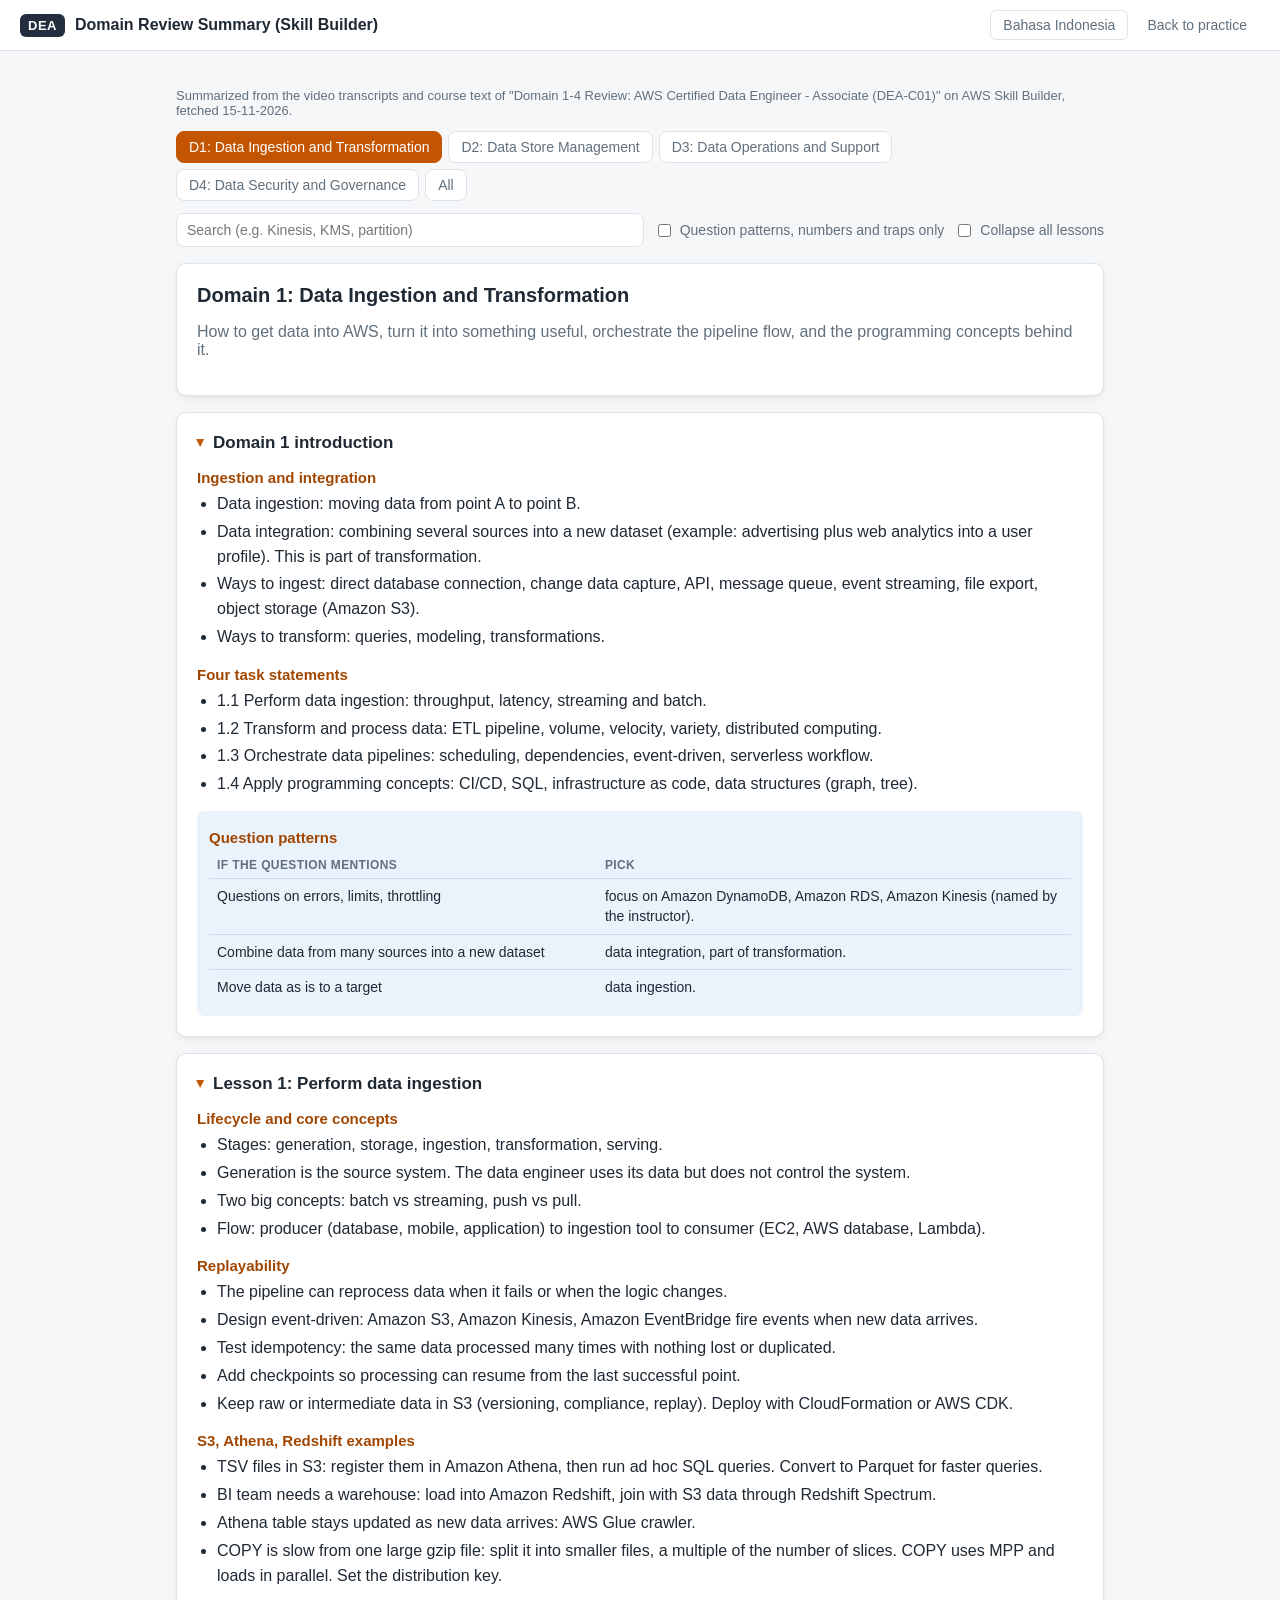
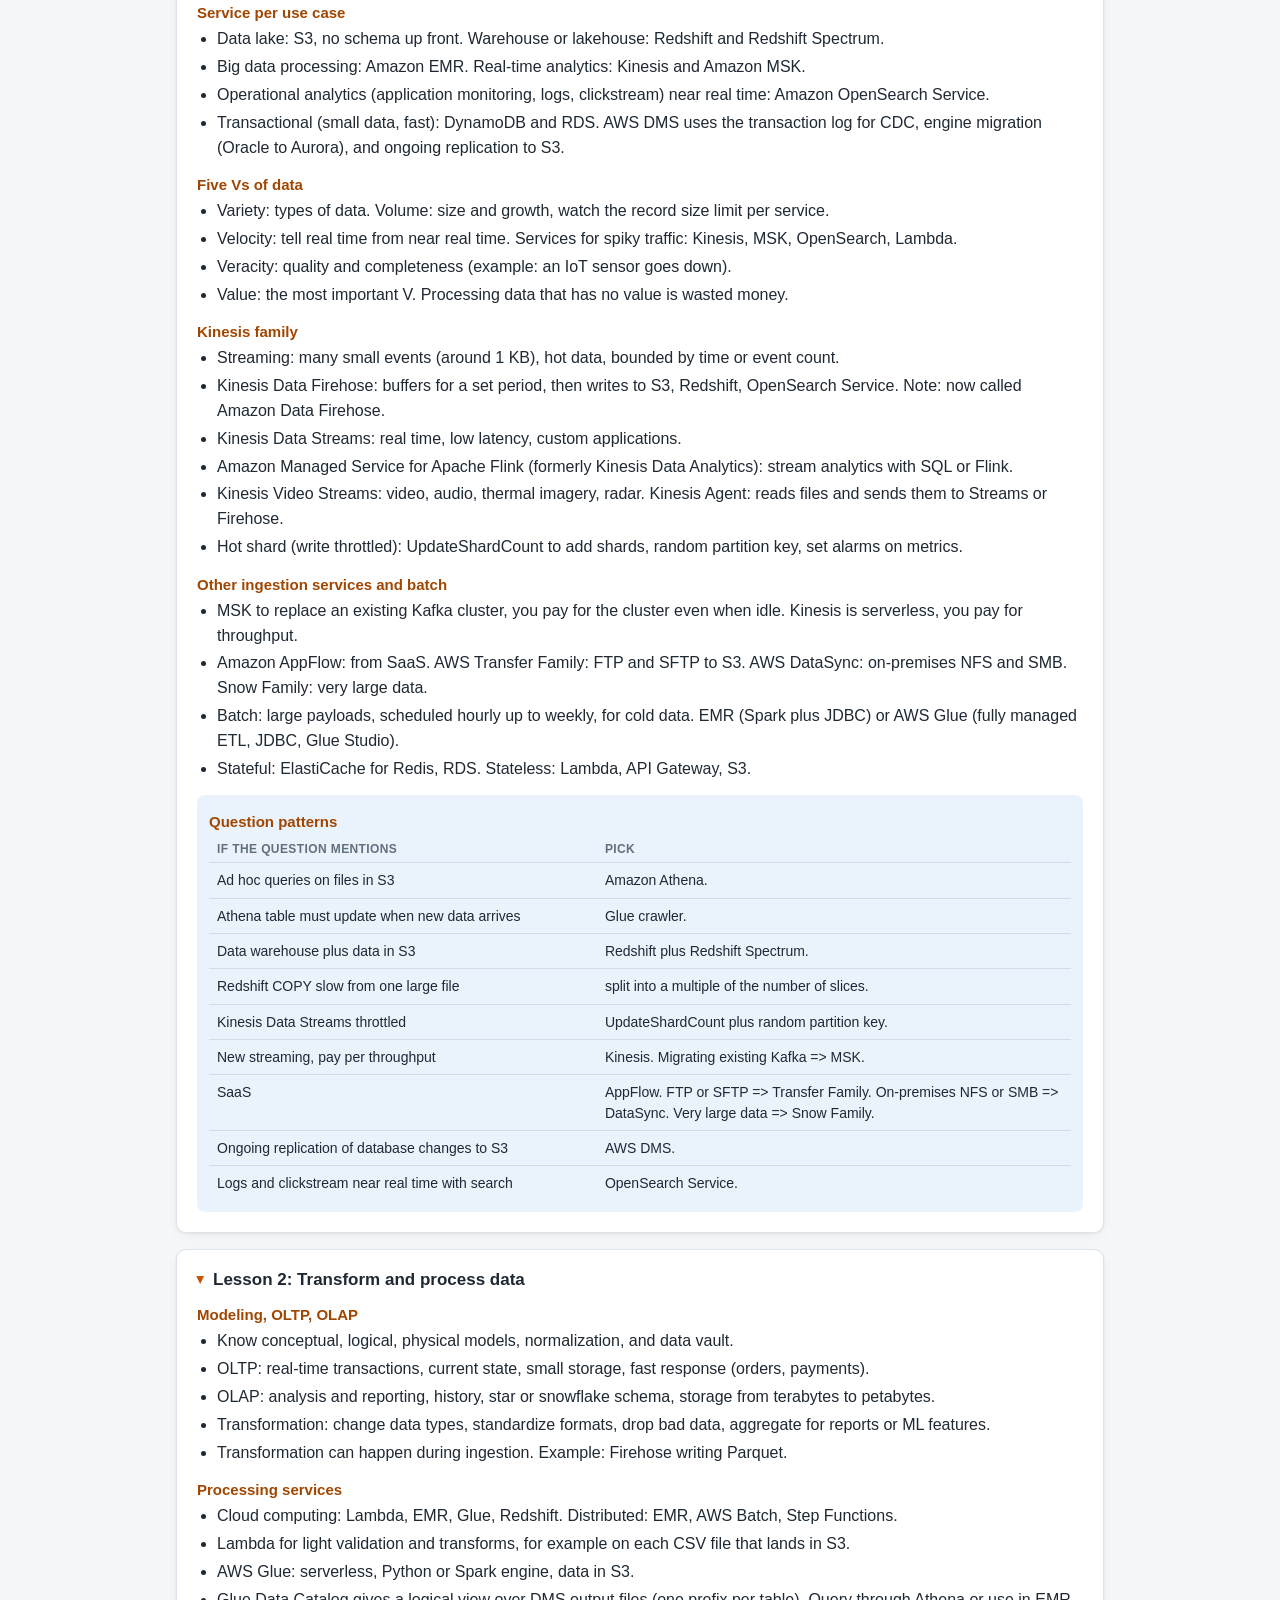
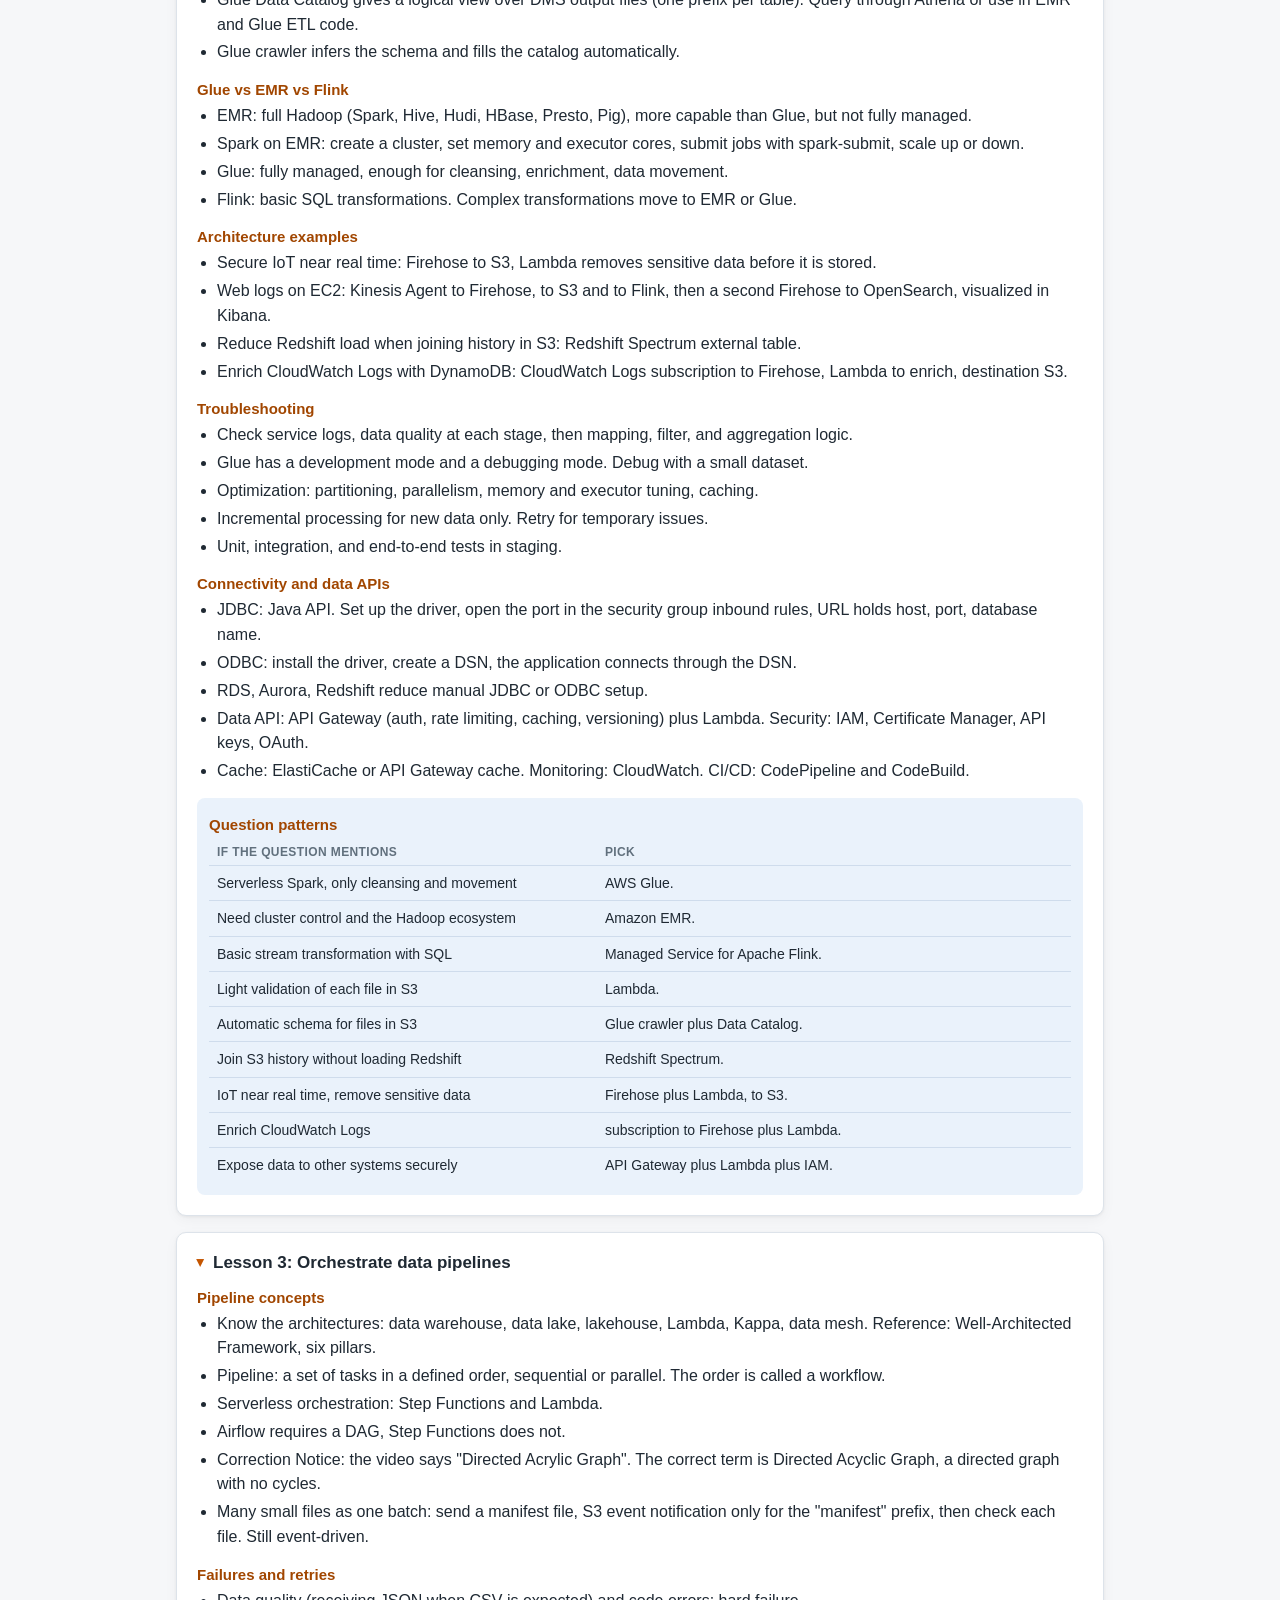
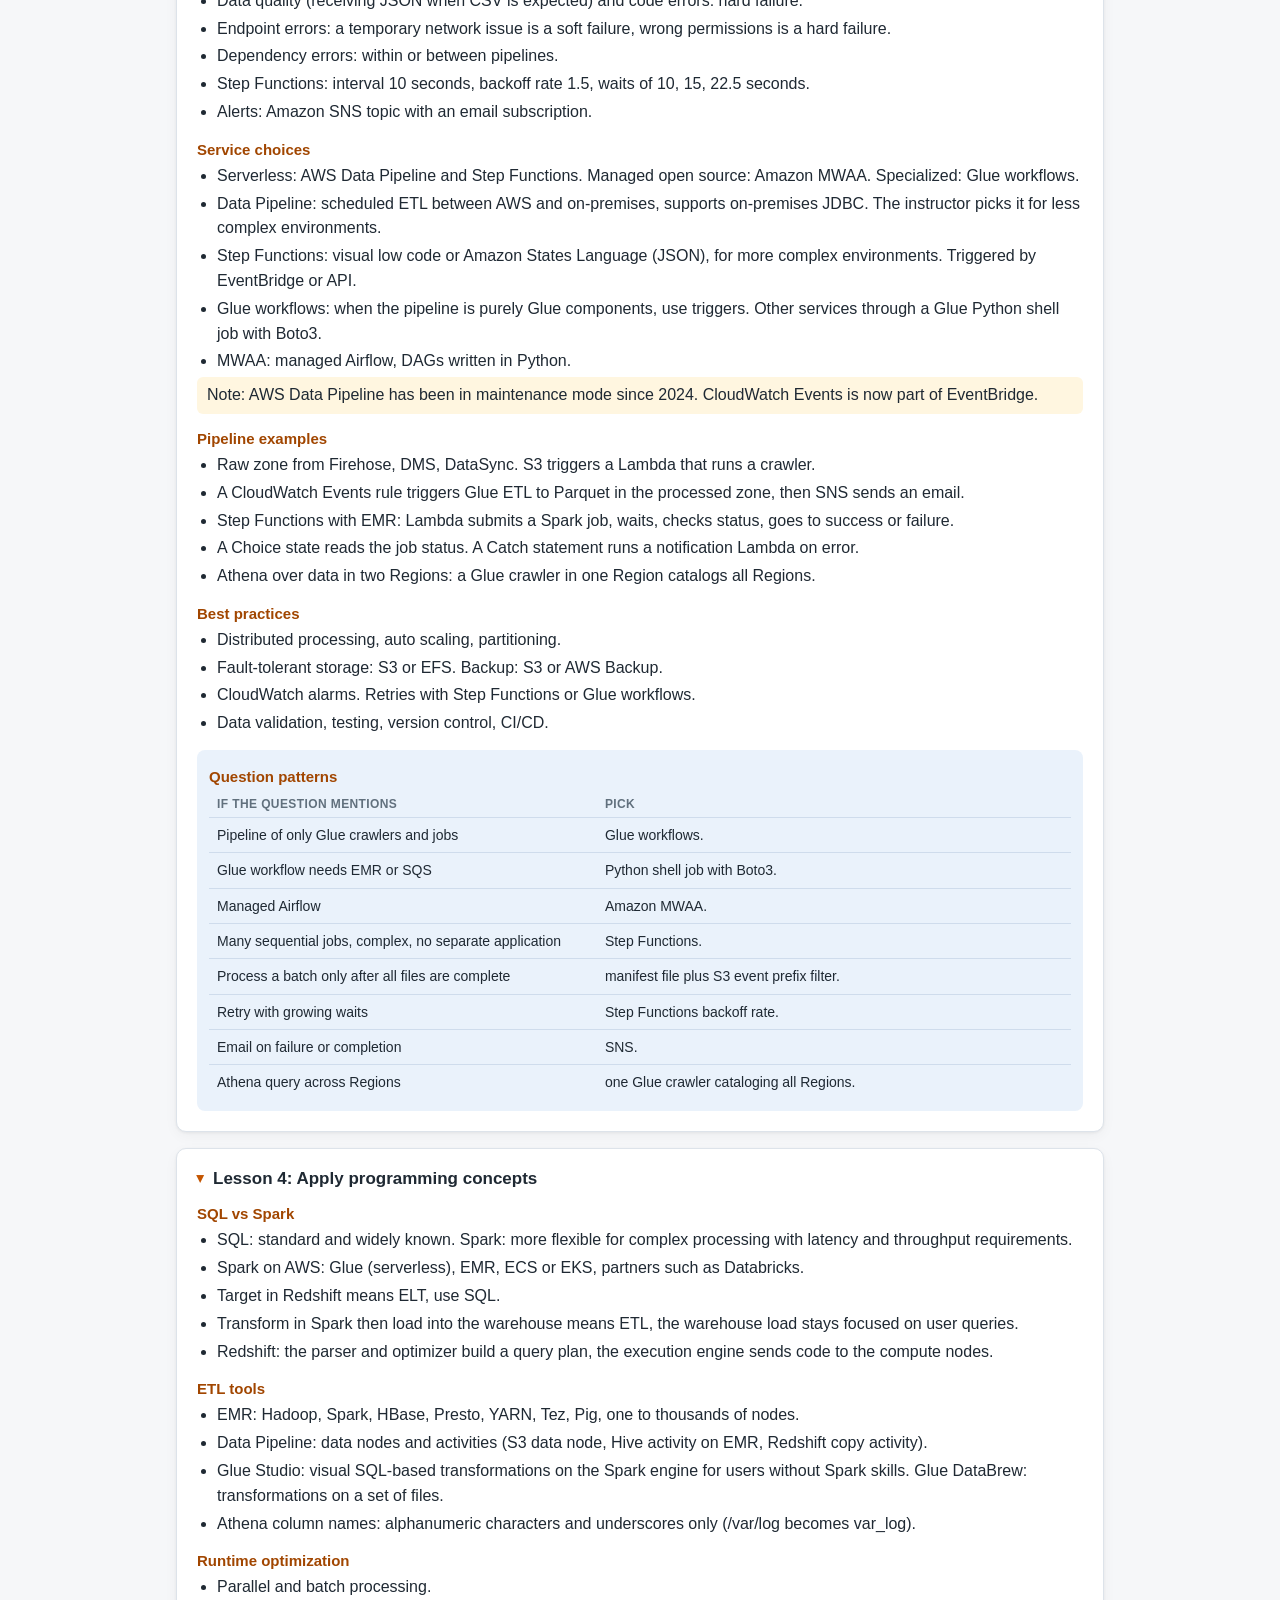
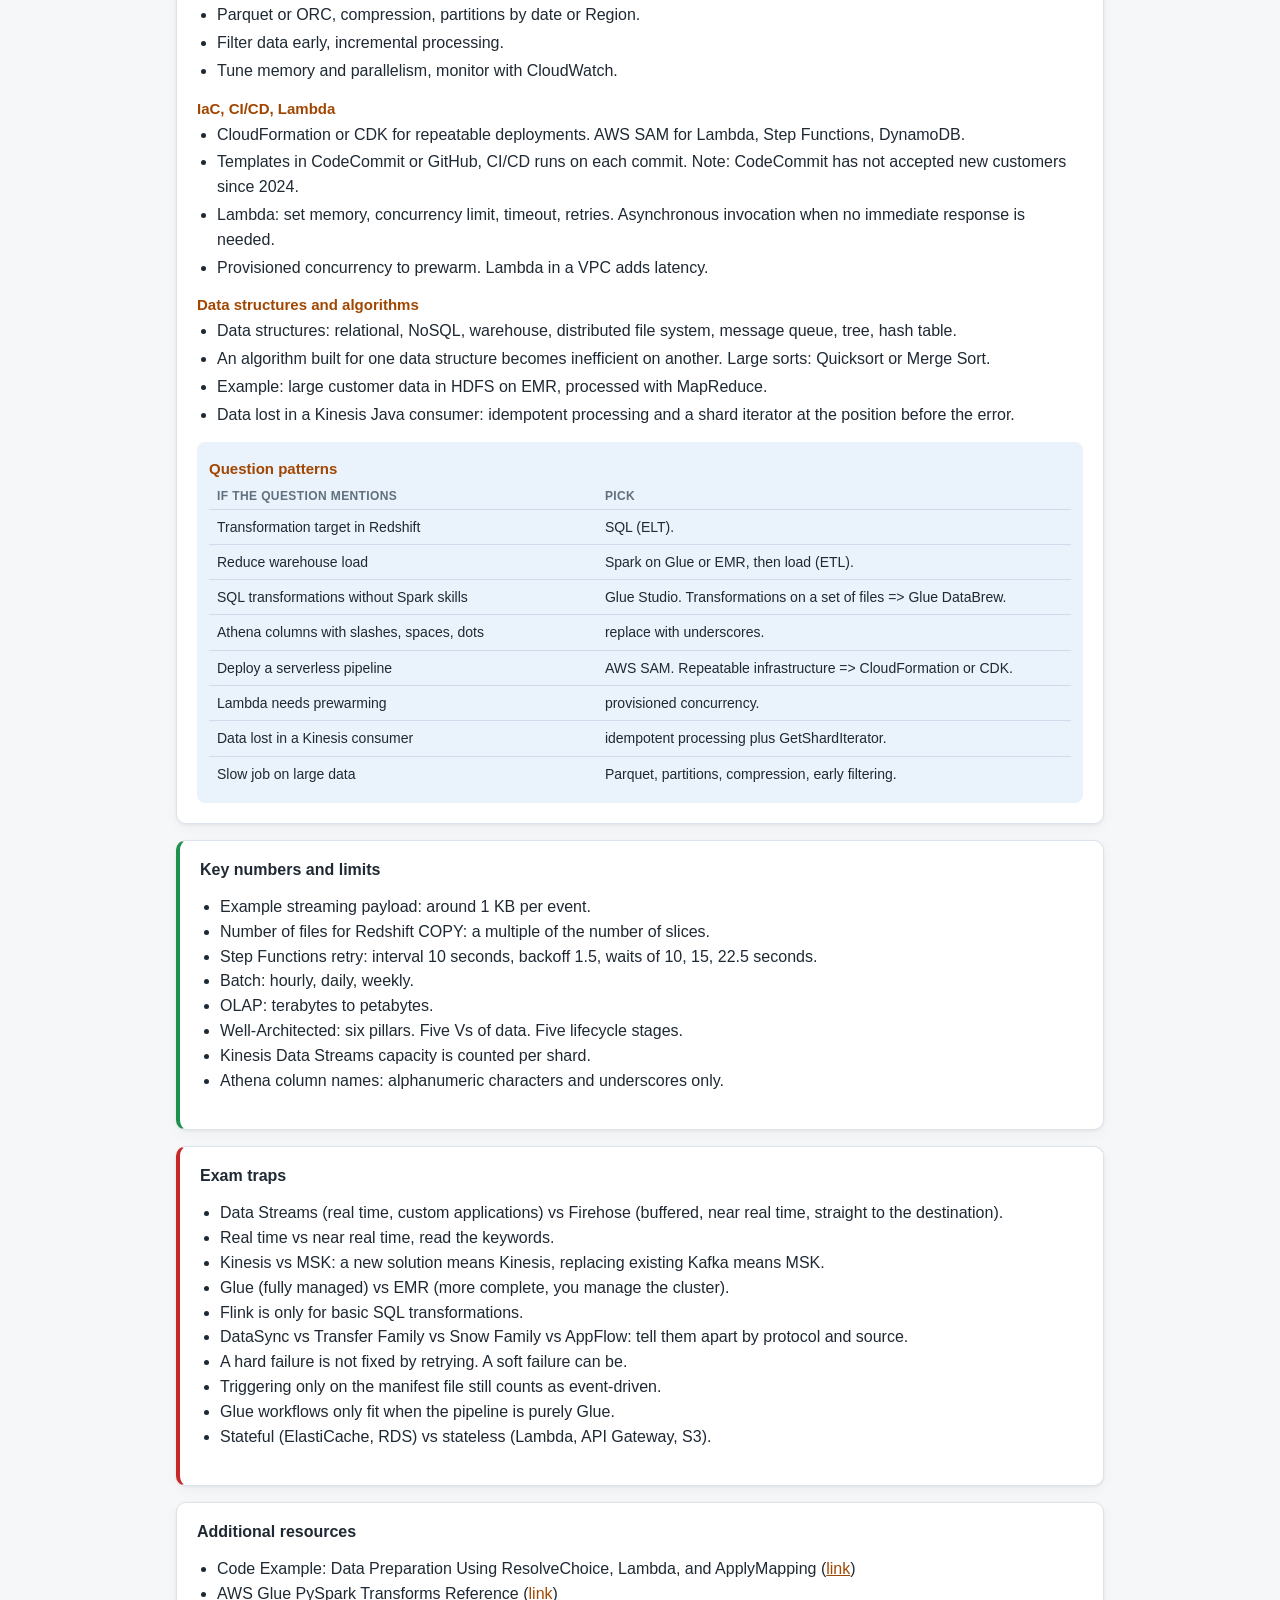
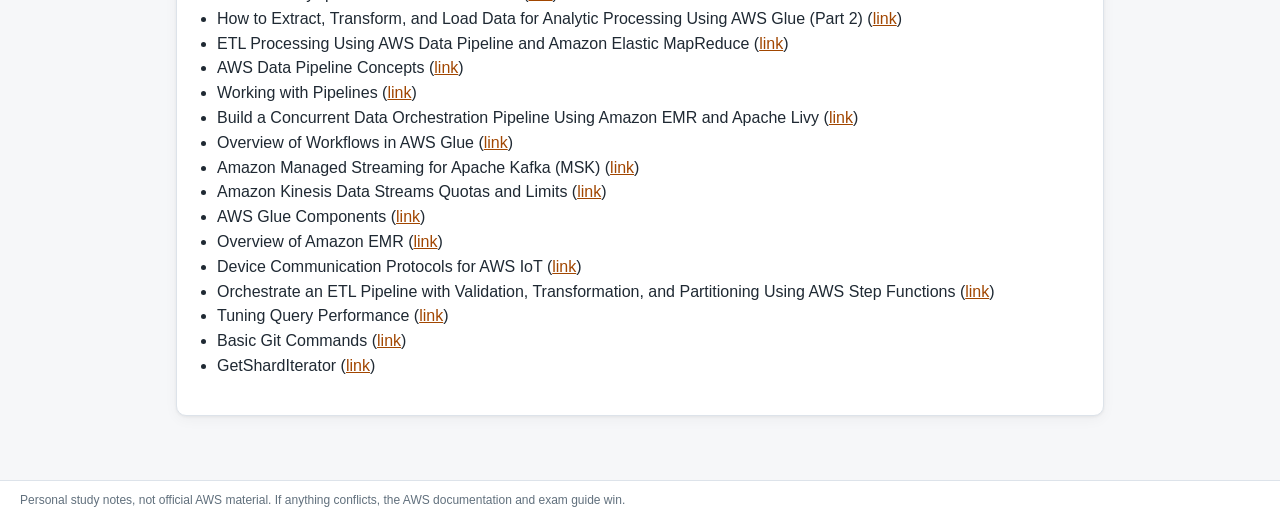
<file: summary.html>
<!DOCTYPE html>
<html lang="en">
<head>
<meta charset="UTF-8">
<meta name="viewport" content="width=device-width, initial-scale=1.0">
<title>DEA-C01 Domain Summary</title>
<link rel="stylesheet" href="css/style.css">
<style>
.tabs { display:flex; gap:6px; flex-wrap:wrap; margin-bottom:12px; }
.tabs button { border:1px solid var(--border); background:#fff; padding:7px 12px; border-radius:8px; cursor:pointer; font-size:14px; color:var(--muted); }
.tabs button.active { background:var(--accent); border-color:var(--accent); color:#fff; }
.tools { display:flex; gap:10px; flex-wrap:wrap; align-items:center; margin-bottom:16px; }
.tools input[type=search] { flex:1; min-width:200px; padding:8px 10px; border:1px solid var(--border); border-radius:8px; font-size:14px; }
.tools label { font-size:14px; color:var(--muted); display:flex; gap:6px; align-items:center; cursor:pointer; }
.dom-head h2 { margin-bottom:4px; }
.lesson summary { cursor:pointer; list-style:none; }
.lesson summary::-webkit-details-marker { display:none; }
.lesson summary h3 { display:inline; margin:0; font-size:17px; }
.lesson summary::before { content:"\25B8"; color:var(--accent); margin-right:8px; display:inline-block; transition:transform .15s; }
.lesson[open] summary::before { transform:rotate(90deg); }
.sub h4 { margin:16px 0 6px; font-size:15px; color:var(--accent-dark); }
.sub ul { margin:0; padding-left:20px; line-height:1.55; }
.sub li { margin:3px 0; }
li.note { list-style:none; margin-left:-20px; background:var(--warn-bg); padding:6px 10px; border-radius:6px; }
.is-pola { background:var(--info-bg); border-radius:8px; padding:2px 12px 12px; margin-top:14px; }
table.pola { width:100%; border-collapse:collapse; font-size:14px; }
table.pola th { text-align:left; font-size:12px; text-transform:uppercase; letter-spacing:.4px; color:var(--muted); padding:6px 8px; }
table.pola td { border-top:1px solid #cfdcec; padding:7px 8px; vertical-align:top; line-height:1.45; }
table.pola td:first-child { width:45%; }
.special h3 { margin-top:0; }
.special ul { padding-left:20px; line-height:1.55; }
.sp-jebakan { border-left:4px solid var(--bad); }
.sp-angka { border-left:4px solid var(--ok); }
mark { background:#ffe58a; padding:0 1px; }
.hide { display:none !important; }
body.only-pola .sub:not(.is-pola), body.only-pola .special:not(.sp-jebakan):not(.sp-angka) { display:none; }
@media (max-width:600px) { table.pola td:first-child { width:auto; } table.pola, table.pola tbody, table.pola tr, table.pola td { display:block; } table.pola thead { display:none; } table.pola td:last-child { border-top:none; padding-top:0; font-weight:600; } }
@media print { .topbar, .tabs, .tools, .footer { display:none; } .domain { display:block !important; } details.lesson { break-inside:avoid-page; } }
</style>
</head>
<body>
<header class="topbar">
  <a class="brand" href="index.html" style="text-decoration:none;color:inherit"><span class="logo">DEA</span><span>Domain Review Summary (Skill Builder)</span></a>
  <nav class="topnav">
    <a class="navbtn" id="langlink" href="ringkasan.html" style="text-decoration:none;border-color:var(--border)">Bahasa Indonesia</a>
    <a class="navbtn" href="index.html" style="text-decoration:none">Back to practice</a>
  </nav>
</header>
<main class="container">
  <p class="muted small">Summarized from the video transcripts and course text of "Domain 1-4 Review: AWS Certified Data Engineer - Associate (DEA-C01)" on AWS Skill Builder, fetched 15-11-2026.</p>
  <div class="tabs" id="tabs"><button data-tab="1">D1: Data Ingestion and Transformation</button><button data-tab="2">D2: Data Store Management</button><button data-tab="3">D3: Data Operations and Support</button><button data-tab="4">D4: Data Security and Governance</button><button data-tab="all">All</button></div>
  <div class="tools">
    <input type="search" id="q" placeholder="Search (e.g. Kinesis, KMS, partition)">
    <label><input type="checkbox" id="onlyPola"> Question patterns, numbers and traps only</label>
    <label><input type="checkbox" id="collapse"> Collapse all lessons</label>
  </div>
  <section class="domain" id="d1" data-dom="1">
<div class="card dom-head"><h2>Domain 1: Data Ingestion and Transformation</h2><p class="muted">How to get data into AWS, turn it into something useful, orchestrate the pipeline flow, and the programming concepts behind it.</p></div>
<details class="card lesson" open id="d1l0"><summary><h3>Domain 1 introduction</h3></summary>
<div class="sub">
<h4>Ingestion and integration</h4>
<ul><li>Data ingestion: moving data from point A to point B.</li><li>Data integration: combining several sources into a new dataset (example: advertising plus web analytics into a user profile). This is part of transformation.</li><li>Ways to ingest: direct database connection, change data capture, API, message queue, event streaming, file export, object storage (Amazon S3).</li><li>Ways to transform: queries, modeling, transformations.</li></ul>
</div>
<div class="sub">
<h4>Four task statements</h4>
<ul><li>1.1 Perform data ingestion: throughput, latency, streaming and batch.</li><li>1.2 Transform and process data: ETL pipeline, volume, velocity, variety, distributed computing.</li><li>1.3 Orchestrate data pipelines: scheduling, dependencies, event-driven, serverless workflow.</li><li>1.4 Apply programming concepts: CI/CD, SQL, infrastructure as code, data structures (graph, tree).</li></ul>
</div>
<div class="sub is-pola">
<h4>Question patterns</h4>
<table class="pola"><thead><tr><th>If the question mentions</th><th>Pick</th></tr></thead><tbody><tr><td>Questions on errors, limits, throttling</td><td>focus on Amazon DynamoDB, Amazon RDS, Amazon Kinesis (named by the instructor).</td></tr><tr><td>Combine data from many sources into a new dataset</td><td>data integration, part of transformation.</td></tr><tr><td>Move data as is to a target</td><td>data ingestion.</td></tr></tbody></table>
</div>
</details>
<details class="card lesson" open id="d1l1"><summary><h3>Lesson 1: Perform data ingestion</h3></summary>
<div class="sub">
<h4>Lifecycle and core concepts</h4>
<ul><li>Stages: generation, storage, ingestion, transformation, serving.</li><li>Generation is the source system. The data engineer uses its data but does not control the system.</li><li>Two big concepts: batch vs streaming, push vs pull.</li><li>Flow: producer (database, mobile, application) to ingestion tool to consumer (EC2, AWS database, Lambda).</li></ul>
</div>
<div class="sub">
<h4>Replayability</h4>
<ul><li>The pipeline can reprocess data when it fails or when the logic changes.</li><li>Design event-driven: Amazon S3, Amazon Kinesis, Amazon EventBridge fire events when new data arrives.</li><li>Test idempotency: the same data processed many times with nothing lost or duplicated.</li><li>Add checkpoints so processing can resume from the last successful point.</li><li>Keep raw or intermediate data in S3 (versioning, compliance, replay). Deploy with CloudFormation or AWS CDK.</li></ul>
</div>
<div class="sub">
<h4>S3, Athena, Redshift examples</h4>
<ul><li>TSV files in S3: register them in Amazon Athena, then run ad hoc SQL queries. Convert to Parquet for faster queries.</li><li>BI team needs a warehouse: load into Amazon Redshift, join with S3 data through Redshift Spectrum.</li><li>Athena table stays updated as new data arrives: AWS Glue crawler.</li><li>COPY is slow from one large gzip file: split it into smaller files, a multiple of the number of slices. COPY uses MPP and loads in parallel. Set the distribution key.</li></ul>
</div>
<div class="sub">
<h4>Service per use case</h4>
<ul><li>Data lake: S3, no schema up front. Warehouse or lakehouse: Redshift and Redshift Spectrum.</li><li>Big data processing: Amazon EMR. Real-time analytics: Kinesis and Amazon MSK.</li><li>Operational analytics (application monitoring, logs, clickstream) near real time: Amazon OpenSearch Service.</li><li>Transactional (small data, fast): DynamoDB and RDS. AWS DMS uses the transaction log for CDC, engine migration (Oracle to Aurora), and ongoing replication to S3.</li></ul>
</div>
<div class="sub">
<h4>Five Vs of data</h4>
<ul><li>Variety: types of data. Volume: size and growth, watch the record size limit per service.</li><li>Velocity: tell real time from near real time. Services for spiky traffic: Kinesis, MSK, OpenSearch, Lambda.</li><li>Veracity: quality and completeness (example: an IoT sensor goes down).</li><li>Value: the most important V. Processing data that has no value is wasted money.</li></ul>
</div>
<div class="sub">
<h4>Kinesis family</h4>
<ul><li>Streaming: many small events (around 1 KB), hot data, bounded by time or event count.</li><li>Kinesis Data Firehose: buffers for a set period, then writes to S3, Redshift, OpenSearch Service. Note: now called Amazon Data Firehose.</li><li>Kinesis Data Streams: real time, low latency, custom applications.</li><li>Amazon Managed Service for Apache Flink (formerly Kinesis Data Analytics): stream analytics with SQL or Flink.</li><li>Kinesis Video Streams: video, audio, thermal imagery, radar. Kinesis Agent: reads files and sends them to Streams or Firehose.</li><li>Hot shard (write throttled): UpdateShardCount to add shards, random partition key, set alarms on metrics.</li></ul>
</div>
<div class="sub">
<h4>Other ingestion services and batch</h4>
<ul><li>MSK to replace an existing Kafka cluster, you pay for the cluster even when idle. Kinesis is serverless, you pay for throughput.</li><li>Amazon AppFlow: from SaaS. AWS Transfer Family: FTP and SFTP to S3. AWS DataSync: on-premises NFS and SMB. Snow Family: very large data.</li><li>Batch: large payloads, scheduled hourly up to weekly, for cold data. EMR (Spark plus JDBC) or AWS Glue (fully managed ETL, JDBC, Glue Studio).</li><li>Stateful: ElastiCache for Redis, RDS. Stateless: Lambda, API Gateway, S3.</li></ul>
</div>
<div class="sub is-pola">
<h4>Question patterns</h4>
<table class="pola"><thead><tr><th>If the question mentions</th><th>Pick</th></tr></thead><tbody><tr><td>Ad hoc queries on files in S3</td><td>Amazon Athena.</td></tr><tr><td>Athena table must update when new data arrives</td><td>Glue crawler.</td></tr><tr><td>Data warehouse plus data in S3</td><td>Redshift plus Redshift Spectrum.</td></tr><tr><td>Redshift COPY slow from one large file</td><td>split into a multiple of the number of slices.</td></tr><tr><td>Kinesis Data Streams throttled</td><td>UpdateShardCount plus random partition key.</td></tr><tr><td>New streaming, pay per throughput</td><td>Kinesis. Migrating existing Kafka =&gt; MSK.</td></tr><tr><td>SaaS</td><td>AppFlow. FTP or SFTP =&gt; Transfer Family. On-premises NFS or SMB =&gt; DataSync. Very large data =&gt; Snow Family.</td></tr><tr><td>Ongoing replication of database changes to S3</td><td>AWS DMS.</td></tr><tr><td>Logs and clickstream near real time with search</td><td>OpenSearch Service.</td></tr></tbody></table>
</div>
</details>
<details class="card lesson" open id="d1l2"><summary><h3>Lesson 2: Transform and process data</h3></summary>
<div class="sub">
<h4>Modeling, OLTP, OLAP</h4>
<ul><li>Know conceptual, logical, physical models, normalization, and data vault.</li><li>OLTP: real-time transactions, current state, small storage, fast response (orders, payments).</li><li>OLAP: analysis and reporting, history, star or snowflake schema, storage from terabytes to petabytes.</li><li>Transformation: change data types, standardize formats, drop bad data, aggregate for reports or ML features.</li><li>Transformation can happen during ingestion. Example: Firehose writing Parquet.</li></ul>
</div>
<div class="sub">
<h4>Processing services</h4>
<ul><li>Cloud computing: Lambda, EMR, Glue, Redshift. Distributed: EMR, AWS Batch, Step Functions.</li><li>Lambda for light validation and transforms, for example on each CSV file that lands in S3.</li><li>AWS Glue: serverless, Python or Spark engine, data in S3.</li><li>Glue Data Catalog gives a logical view over DMS output files (one prefix per table). Query through Athena or use in EMR and Glue ETL code.</li><li>Glue crawler infers the schema and fills the catalog automatically.</li></ul>
</div>
<div class="sub">
<h4>Glue vs EMR vs Flink</h4>
<ul><li>EMR: full Hadoop (Spark, Hive, Hudi, HBase, Presto, Pig), more capable than Glue, but not fully managed.</li><li>Spark on EMR: create a cluster, set memory and executor cores, submit jobs with spark-submit, scale up or down.</li><li>Glue: fully managed, enough for cleansing, enrichment, data movement.</li><li>Flink: basic SQL transformations. Complex transformations move to EMR or Glue.</li></ul>
</div>
<div class="sub">
<h4>Architecture examples</h4>
<ul><li>Secure IoT near real time: Firehose to S3, Lambda removes sensitive data before it is stored.</li><li>Web logs on EC2: Kinesis Agent to Firehose, to S3 and to Flink, then a second Firehose to OpenSearch, visualized in Kibana.</li><li>Reduce Redshift load when joining history in S3: Redshift Spectrum external table.</li><li>Enrich CloudWatch Logs with DynamoDB: CloudWatch Logs subscription to Firehose, Lambda to enrich, destination S3.</li></ul>
</div>
<div class="sub">
<h4>Troubleshooting</h4>
<ul><li>Check service logs, data quality at each stage, then mapping, filter, and aggregation logic.</li><li>Glue has a development mode and a debugging mode. Debug with a small dataset.</li><li>Optimization: partitioning, parallelism, memory and executor tuning, caching.</li><li>Incremental processing for new data only. Retry for temporary issues.</li><li>Unit, integration, and end-to-end tests in staging.</li></ul>
</div>
<div class="sub">
<h4>Connectivity and data APIs</h4>
<ul><li>JDBC: Java API. Set up the driver, open the port in the security group inbound rules, URL holds host, port, database name.</li><li>ODBC: install the driver, create a DSN, the application connects through the DSN.</li><li>RDS, Aurora, Redshift reduce manual JDBC or ODBC setup.</li><li>Data API: API Gateway (auth, rate limiting, caching, versioning) plus Lambda. Security: IAM, Certificate Manager, API keys, OAuth.</li><li>Cache: ElastiCache or API Gateway cache. Monitoring: CloudWatch. CI/CD: CodePipeline and CodeBuild.</li></ul>
</div>
<div class="sub is-pola">
<h4>Question patterns</h4>
<table class="pola"><thead><tr><th>If the question mentions</th><th>Pick</th></tr></thead><tbody><tr><td>Serverless Spark, only cleansing and movement</td><td>AWS Glue.</td></tr><tr><td>Need cluster control and the Hadoop ecosystem</td><td>Amazon EMR.</td></tr><tr><td>Basic stream transformation with SQL</td><td>Managed Service for Apache Flink.</td></tr><tr><td>Light validation of each file in S3</td><td>Lambda.</td></tr><tr><td>Automatic schema for files in S3</td><td>Glue crawler plus Data Catalog.</td></tr><tr><td>Join S3 history without loading Redshift</td><td>Redshift Spectrum.</td></tr><tr><td>IoT near real time, remove sensitive data</td><td>Firehose plus Lambda, to S3.</td></tr><tr><td>Enrich CloudWatch Logs</td><td>subscription to Firehose plus Lambda.</td></tr><tr><td>Expose data to other systems securely</td><td>API Gateway plus Lambda plus IAM.</td></tr></tbody></table>
</div>
</details>
<details class="card lesson" open id="d1l3"><summary><h3>Lesson 3: Orchestrate data pipelines</h3></summary>
<div class="sub">
<h4>Pipeline concepts</h4>
<ul><li>Know the architectures: data warehouse, data lake, lakehouse, Lambda, Kappa, data mesh. Reference: Well-Architected Framework, six pillars.</li><li>Pipeline: a set of tasks in a defined order, sequential or parallel. The order is called a workflow.</li><li>Serverless orchestration: Step Functions and Lambda.</li><li>Airflow requires a DAG, Step Functions does not.</li><li>Correction Notice: the video says &quot;Directed Acrylic Graph&quot;. The correct term is Directed Acyclic Graph, a directed graph with no cycles.</li><li>Many small files as one batch: send a manifest file, S3 event notification only for the &quot;manifest&quot; prefix, then check each file. Still event-driven.</li></ul>
</div>
<div class="sub">
<h4>Failures and retries</h4>
<ul><li>Data quality (receiving JSON when CSV is expected) and code errors: hard failure.</li><li>Endpoint errors: a temporary network issue is a soft failure, wrong permissions is a hard failure.</li><li>Dependency errors: within or between pipelines.</li><li>Step Functions: interval 10 seconds, backoff rate 1.5, waits of 10, 15, 22.5 seconds.</li><li>Alerts: Amazon SNS topic with an email subscription.</li></ul>
</div>
<div class="sub">
<h4>Service choices</h4>
<ul><li>Serverless: AWS Data Pipeline and Step Functions. Managed open source: Amazon MWAA. Specialized: Glue workflows.</li><li>Data Pipeline: scheduled ETL between AWS and on-premises, supports on-premises JDBC. The instructor picks it for less complex environments.</li><li>Step Functions: visual low code or Amazon States Language (JSON), for more complex environments. Triggered by EventBridge or API.</li><li>Glue workflows: when the pipeline is purely Glue components, use triggers. Other services through a Glue Python shell job with Boto3.</li><li>MWAA: managed Airflow, DAGs written in Python.</li><li class=note>Note: AWS Data Pipeline has been in maintenance mode since 2024. CloudWatch Events is now part of EventBridge.</li></ul>
</div>
<div class="sub">
<h4>Pipeline examples</h4>
<ul><li>Raw zone from Firehose, DMS, DataSync. S3 triggers a Lambda that runs a crawler.</li><li>A CloudWatch Events rule triggers Glue ETL to Parquet in the processed zone, then SNS sends an email.</li><li>Step Functions with EMR: Lambda submits a Spark job, waits, checks status, goes to success or failure.</li><li>A Choice state reads the job status. A Catch statement runs a notification Lambda on error.</li><li>Athena over data in two Regions: a Glue crawler in one Region catalogs all Regions.</li></ul>
</div>
<div class="sub">
<h4>Best practices</h4>
<ul><li>Distributed processing, auto scaling, partitioning.</li><li>Fault-tolerant storage: S3 or EFS. Backup: S3 or AWS Backup.</li><li>CloudWatch alarms. Retries with Step Functions or Glue workflows.</li><li>Data validation, testing, version control, CI/CD.</li></ul>
</div>
<div class="sub is-pola">
<h4>Question patterns</h4>
<table class="pola"><thead><tr><th>If the question mentions</th><th>Pick</th></tr></thead><tbody><tr><td>Pipeline of only Glue crawlers and jobs</td><td>Glue workflows.</td></tr><tr><td>Glue workflow needs EMR or SQS</td><td>Python shell job with Boto3.</td></tr><tr><td>Managed Airflow</td><td>Amazon MWAA.</td></tr><tr><td>Many sequential jobs, complex, no separate application</td><td>Step Functions.</td></tr><tr><td>Process a batch only after all files are complete</td><td>manifest file plus S3 event prefix filter.</td></tr><tr><td>Retry with growing waits</td><td>Step Functions backoff rate.</td></tr><tr><td>Email on failure or completion</td><td>SNS.</td></tr><tr><td>Athena query across Regions</td><td>one Glue crawler cataloging all Regions.</td></tr></tbody></table>
</div>
</details>
<details class="card lesson" open id="d1l4"><summary><h3>Lesson 4: Apply programming concepts</h3></summary>
<div class="sub">
<h4>SQL vs Spark</h4>
<ul><li>SQL: standard and widely known. Spark: more flexible for complex processing with latency and throughput requirements.</li><li>Spark on AWS: Glue (serverless), EMR, ECS or EKS, partners such as Databricks.</li><li>Target in Redshift means ELT, use SQL.</li><li>Transform in Spark then load into the warehouse means ETL, the warehouse load stays focused on user queries.</li><li>Redshift: the parser and optimizer build a query plan, the execution engine sends code to the compute nodes.</li></ul>
</div>
<div class="sub">
<h4>ETL tools</h4>
<ul><li>EMR: Hadoop, Spark, HBase, Presto, YARN, Tez, Pig, one to thousands of nodes.</li><li>Data Pipeline: data nodes and activities (S3 data node, Hive activity on EMR, Redshift copy activity).</li><li>Glue Studio: visual SQL-based transformations on the Spark engine for users without Spark skills. Glue DataBrew: transformations on a set of files.</li><li>Athena column names: alphanumeric characters and underscores only (/var/log becomes var_log).</li></ul>
</div>
<div class="sub">
<h4>Runtime optimization</h4>
<ul><li>Parallel and batch processing.</li><li>Parquet or ORC, compression, partitions by date or Region.</li><li>Filter data early, incremental processing.</li><li>Tune memory and parallelism, monitor with CloudWatch.</li></ul>
</div>
<div class="sub">
<h4>IaC, CI/CD, Lambda</h4>
<ul><li>CloudFormation or CDK for repeatable deployments. AWS SAM for Lambda, Step Functions, DynamoDB.</li><li>Templates in CodeCommit or GitHub, CI/CD runs on each commit. Note: CodeCommit has not accepted new customers since 2024.</li><li>Lambda: set memory, concurrency limit, timeout, retries. Asynchronous invocation when no immediate response is needed.</li><li>Provisioned concurrency to prewarm. Lambda in a VPC adds latency.</li></ul>
</div>
<div class="sub">
<h4>Data structures and algorithms</h4>
<ul><li>Data structures: relational, NoSQL, warehouse, distributed file system, message queue, tree, hash table.</li><li>An algorithm built for one data structure becomes inefficient on another. Large sorts: Quicksort or Merge Sort.</li><li>Example: large customer data in HDFS on EMR, processed with MapReduce.</li><li>Data lost in a Kinesis Java consumer: idempotent processing and a shard iterator at the position before the error.</li></ul>
</div>
<div class="sub is-pola">
<h4>Question patterns</h4>
<table class="pola"><thead><tr><th>If the question mentions</th><th>Pick</th></tr></thead><tbody><tr><td>Transformation target in Redshift</td><td>SQL (ELT).</td></tr><tr><td>Reduce warehouse load</td><td>Spark on Glue or EMR, then load (ETL).</td></tr><tr><td>SQL transformations without Spark skills</td><td>Glue Studio. Transformations on a set of files =&gt; Glue DataBrew.</td></tr><tr><td>Athena columns with slashes, spaces, dots</td><td>replace with underscores.</td></tr><tr><td>Deploy a serverless pipeline</td><td>AWS SAM. Repeatable infrastructure =&gt; CloudFormation or CDK.</td></tr><tr><td>Lambda needs prewarming</td><td>provisioned concurrency.</td></tr><tr><td>Data lost in a Kinesis consumer</td><td>idempotent processing plus GetShardIterator.</td></tr><tr><td>Slow job on large data</td><td>Parquet, partitions, compression, early filtering.</td></tr></tbody></table>
</div>
</details>
<div class="card special sp-angka"><h3>Key numbers and limits</h3><ul><li>Example streaming payload: around 1 KB per event.</li><li>Number of files for Redshift COPY: a multiple of the number of slices.</li><li>Step Functions retry: interval 10 seconds, backoff 1.5, waits of 10, 15, 22.5 seconds.</li><li>Batch: hourly, daily, weekly.</li><li>OLAP: terabytes to petabytes.</li><li>Well-Architected: six pillars. Five Vs of data. Five lifecycle stages.</li><li>Kinesis Data Streams capacity is counted per shard.</li><li>Athena column names: alphanumeric characters and underscores only.</li></ul></div>
<div class="card special sp-jebakan"><h3>Exam traps</h3><ul><li>Data Streams (real time, custom applications) vs Firehose (buffered, near real time, straight to the destination).</li><li>Real time vs near real time, read the keywords.</li><li>Kinesis vs MSK: a new solution means Kinesis, replacing existing Kafka means MSK.</li><li>Glue (fully managed) vs EMR (more complete, you manage the cluster).</li><li>Flink is only for basic SQL transformations.</li><li>DataSync vs Transfer Family vs Snow Family vs AppFlow: tell them apart by protocol and source.</li><li>A hard failure is not fixed by retrying. A soft failure can be.</li><li>Triggering only on the manifest file still counts as event-driven.</li><li>Glue workflows only fit when the pipeline is purely Glue.</li><li>Stateful (ElastiCache, RDS) vs stateless (Lambda, API Gateway, S3).</li></ul></div>
<div class="card special sp-sumber"><h3>Additional resources</h3><ul><li>Code Example: Data Preparation Using ResolveChoice, Lambda, and ApplyMapping (<a href="https://docs.aws.amazon.com/glue/latest/dg/aws-glue-programming-python-samples-medicaid.html" target="_blank" rel="noopener">link</a>)</li><li>AWS Glue PySpark Transforms Reference (<a href="https://docs.aws.amazon.com/glue/latest/dg/built-in-transforms.html" target="_blank" rel="noopener">link</a>)</li><li>How to Extract, Transform, and Load Data for Analytic Processing Using AWS Glue (Part 2) (<a href="https://aws.amazon.com/blogs/database/how-to-extract-transform-and-load-data-for-analytic-processing-using-aws-glue-part-2/" target="_blank" rel="noopener">link</a>)</li><li>ETL Processing Using AWS Data Pipeline and Amazon Elastic MapReduce (<a href="https://aws.amazon.com/blogs/big-data/etl-processing-using-aws-data-pipeline-and-amazon-elastic-mapreduce/" target="_blank" rel="noopener">link</a>)</li><li>AWS Data Pipeline Concepts (<a href="https://docs.aws.amazon.com/datapipeline/latest/DeveloperGuide/dp-concepts.html" target="_blank" rel="noopener">link</a>)</li><li>Working with Pipelines (<a href="https://docs.aws.amazon.com/datapipeline/latest/DeveloperGuide/dp-managing-pipeline.html" target="_blank" rel="noopener">link</a>)</li><li>Build a Concurrent Data Orchestration Pipeline Using Amazon EMR and Apache Livy (<a href="https://aws.amazon.com/blogs/big-data/build-a-concurrent-data-orchestration-pipeline-using-amazon-emr-and-apache-livy/" target="_blank" rel="noopener">link</a>)</li><li>Overview of Workflows in AWS Glue (<a href="https://docs.aws.amazon.com/glue/latest/dg/workflows_overview.html" target="_blank" rel="noopener">link</a>)</li><li>Amazon Managed Streaming for Apache Kafka (MSK) (<a href="https://aws.amazon.com/blogs/aws/amazon-managed-streaming-for-apache-kafka-msk-now-generally-available/" target="_blank" rel="noopener">link</a>)</li><li>Amazon Kinesis Data Streams Quotas and Limits (<a href="https://docs.amazonaws.cn/en_us/streams/latest/dev/service-sizes-and-limits.html" target="_blank" rel="noopener">link</a>)</li><li>AWS Glue Components (<a href="https://docs.aws.amazon.com/glue/latest/dg/components-overview.html" target="_blank" rel="noopener">link</a>)</li><li>Overview of Amazon EMR (<a href="https://docs.aws.amazon.com/emr/latest/ManagementGuide/emr-overview.html" target="_blank" rel="noopener">link</a>)</li><li>Device Communication Protocols for AWS IoT (<a href="https://docs.aws.amazon.com/iot/latest/developerguide/iot-message-broker.html" target="_blank" rel="noopener">link</a>)</li><li>Orchestrate an ETL Pipeline with Validation, Transformation, and Partitioning Using AWS Step Functions (<a href="https://docs.aws.amazon.com/prescriptive-guidance/latest/patterns/orchestrate-an-etl-pipeline-with-validation-transformation-and-partitioning-using-aws-step-functions.html" target="_blank" rel="noopener">link</a>)</li><li>Tuning Query Performance (<a href="https://docs.aws.amazon.com/redshift/latest/dg/c-optimizing-query-performance.html" target="_blank" rel="noopener">link</a>)</li><li>Basic Git Commands (<a href="https://docs.aws.amazon.com/codecommit/latest/userguide/how-to-basic-git.html" target="_blank" rel="noopener">link</a>)</li><li>GetShardIterator (<a href="https://docs.aws.amazon.com/kinesis/latest/APIReference/API_GetShardIterator.html" target="_blank" rel="noopener">link</a>)</li></ul></div>
</section>
<section class="domain" id="d2" data-dom="2">
<div class="card dom-head"><h2>Domain 2: Data Store Management</h2><p class="muted">Choosing a data store, building a data catalog, managing the data lifecycle, and designing data models and schema evolution.</p></div>
<details class="card lesson" open id="d2l0"><summary><h3>Domain 2 introduction</h3></summary>
<div class="sub">
<h4>What the domain covers</h4>
<ul><li>Four task statements: 2.1 choose a data store, 2.2 data cataloging systems, 2.3 lifecycle of data, 2.4 data models and schema evolution.</li><li>Storage is the third stage of the data engineering lifecycle. Data is stored many times while it moves through the pipeline.</li><li>First step in choosing storage: understand the use case, how data is stored, and how data is retrieved.</li><li>2.3 covers hot and cold data, cost optimization, deleting data for business and legal needs, retention, archiving, resiliency.</li></ul>
</div>
<div class="sub is-pola">
<h4>Question patterns</h4>
<table class="pola"><thead><tr><th>If the question mentions</th><th>Pick</th></tr></thead><tbody><tr><td>Question about choosing storage</td><td>start from the access pattern, then pick the service.</td></tr><tr><td>Question about long-term storage cost</td><td>think lifecycle (hot, warm, cold) and retention.</td></tr><tr><td>Data must be easy to find and use</td><td>data catalog with complete metadata.</td></tr></tbody></table>
</div>
</details>
<details class="card lesson" open id="d2l1"><summary><h3>Lesson 1: Choose a data store</h3></summary>
<div class="sub">
<h4>Three basic storage types</h4>
<ul><li>Amazon S3: object storage, highly available, scalable, durable. For static content, backup, media, and as the base storage of a data lake.</li><li>Amazon EFS: fully managed file storage shared by many EC2 instances.</li><li>Other file storage: FSx for Windows File Server, FSx for Lustre, FSx for NetApp ONTAP.</li><li>Amazon EBS: persistent block storage attached to EC2. For databases and transactional apps that need low latency.</li></ul>
</div>
<div class="sub">
<h4>Databases and warehouses</h4>
<ul><li>Amazon RDS: managed relational database (MySQL, PostgreSQL, Oracle, SQL Server, and others).</li><li>DynamoDB: managed NoSQL, single-digit millisecond latency at any scale. For real-time, gaming, IoT, dynamic scaling.</li><li class=note>Note: the course says DynamoDB supports graph, memory, and search. In practice DynamoDB is a key-value and document database.</li><li>Amazon Redshift: petabyte-scale data warehouse for analytics and BI, can also handle large volumes of semi-structured and unstructured data.</li><li>AWS Lake Formation: build, secure, and manage a data lake. Can crawl, catalog, and prepare data.</li></ul>
</div>
<div class="sub">
<h4>Factors and example choices</h4>
<ul><li>Performance factors: IOPS, scalability, durability, data access pattern.</li><li>Highly parallel file system for HPC, analytics, large-scale ML: FSx for Lustre.</li><li>In-memory caching, session storage, real-time analytics: ElastiCache.</li><li>Redshift fits 30 TB of data with many aggregated queries and complex joins that use only some columns. Reasons: columnar storage (less I/O), compression, parallel processing, and SQL JOIN support.</li></ul>
</div>
<div class="sub">
<h4>Migration and data access</h4>
<ul><li>The COPY command loads data files into a Redshift table, for example from S3 or EMR. COPY converts strings to the data type of the target column.</li><li>If you need other conversions, or the default conversion fails, set it with COPY parameters.</li><li>RDS data: the latest 3 months are used for analytics, older data is joined now and then. Solution: move old data to S3, run a daily job from RDS to Redshift, join both with Redshift Spectrum.</li><li>Petabytes of key-value data, direct access, SQL-like interface: Hive on EMR, store in DynamoDB.</li><li>EMR for short jobs: start and stop the cluster, pay per second. Long workloads: highly available cluster with auto scaling.</li></ul>
</div>
<div class="sub">
<h4>Preventing unauthorized access (Redshift and RDS)</h4>
<ul><li>IAM for access to clusters and resources, policies by role.</li><li>Security groups, encryption, and keys in AWS KMS.</li><li>Parameter groups for database parameters, including locking to control concurrency.</li><li>Database auditing, plus a regular schedule to review access logs and audit trails.</li></ul>
</div>
<div class="sub is-pola">
<h4>Question patterns</h4>
<table class="pola"><thead><tr><th>If the question mentions</th><th>Pick</th></tr></thead><tbody><tr><td>Highly parallel file system, HPC</td><td>FSx for Lustre.</td></tr><tr><td>In-memory cache, low latency</td><td>ElastiCache.</td></tr><tr><td>File share for many EC2 instances</td><td>EFS. Block storage for a database on EC2 =&gt; EBS.</td></tr><tr><td>Many aggregated queries and joins, only some columns</td><td>Redshift (columnar).</td></tr><tr><td>Load files from S3 or EMR into Redshift</td><td>COPY, set parameters if conversion fails.</td></tr><tr><td>Old data in S3 joined with data in Redshift</td><td>Redshift Spectrum.</td></tr><tr><td>Petabytes of key-value data with a SQL-like interface</td><td>Hive on EMR plus DynamoDB.</td></tr><tr><td>Limit and track Redshift or RDS access</td><td>IAM, security groups, KMS, database auditing.</td></tr></tbody></table>
</div>
</details>
<details class="card lesson" open id="d2l2"><summary><h3>Lesson 2: Understand data cataloging systems</h3></summary>
<div class="sub">
<h4>What a data catalog is</h4>
<ul><li>Metadata repository: location, description or schema, and runtime metrics of the data.</li><li>Used for federated queries and ETL when data is spread across many locations.</li><li>AWS Glue Data Catalog holds references to the sources and targets of ETL jobs. One metadata table represents one data store.</li><li>Usually filled by a crawler, but there are other ways to add metadata tables.</li><li>Athena uses the catalog to know the S3 location, file format (Parquet, CSV), and partitions.</li></ul>
</div>
<div class="sub">
<h4>Lake Formation and cross-account</h4>
<ul><li>Glue stores business attributes as key-value tags at the table level. Lake Formation supports key-value properties at the column level.</li><li>Lake Formation controls permissions at the database, table, and column level.</li><li>Case with 4 AWS accounts, each business unit can access only its own data: data lake storage in each account, catalog in a central account with Lake Formation.</li><li>Then update the S3 bucket policy with the Lake Formation service-linked role, and use Lake Formation permissions for specific access.</li><li>Users and Glue ETL jobs can join tables across accounts with table-level and column-level protection.</li></ul>
</div>
<div class="sub">
<h4>Keeping the catalog up to date</h4>
<ul><li>Run the Glue crawler after new data arrives.</li><li>New job in production: check that the job uses the AWS Glue API to update the catalog.</li><li>Partition sync matters for partitioned data in S3 (date, Region, category).</li><li>Steps: create a Glue database, create a crawler, define the partitioning schema, run it, schedule it to match ingest frequency, query with Athena.</li><li>Partitions that are not detected automatically are added or changed through the Glue API.</li></ul>
</div>
<div class="sub">
<h4>Glue connections</h4>
<ul><li>A connection for a data source (ingest) or a data target (write).</li><li>S3: bucket path and inclusion/exclusion patterns. RDS: endpoint, port, credentials.</li><li>You can test the connection first. Connections are used by crawlers and ETL jobs.</li></ul>
</div>
<div class="sub">
<h4>Metadata and catalog components</h4>
<ul><li>Metadata: schema, data types, data source, timestamps, data quality metrics (accuracy, completeness, consistency), ownership and access control.</li><li>Catalog: tables and databases, table schema, partition info, location (S3 path, endpoint), statistics from crawling.</li><li>Catalog also: data lineage and dependencies, tags and labels, access control policies, integration with analytics tools.</li></ul>
</div>
<div class="sub">
<h4>Data classification</h4>
<ul><li>Classification: group data by sensitivity so the security controls fit.</li><li>IAM for access. KMS for encryption keys. VPC and security groups for isolation.</li><li>SCPs in AWS Organizations stop member accounts from using certain actions or services.</li><li>Amazon Macie uses ML to discover, classify, and protect sensitive data.</li></ul>
</div>
<div class="sub is-pola">
<h4>Question patterns</h4>
<table class="pola"><thead><tr><th>If the question mentions</th><th>Pick</th></tr></thead><tbody><tr><td>New data must enter the catalog automatically</td><td>Glue crawler after ingest.</td></tr><tr><td>New job must fill the catalog completely</td><td>make sure the job uses the Glue API.</td></tr><tr><td>New partitions do not show up in queries</td><td>schedule the crawler, or add them through the Glue API.</td></tr><tr><td>Permissions or properties at the column level</td><td>Lake Formation.</td></tr><tr><td>Many accounts, each unit accesses only its own data</td><td>Lake Formation cross-account plus bucket policy with the service-linked role.</td></tr><tr><td>Discover sensitive data automatically</td><td>Amazon Macie.</td></tr><tr><td>Stop member accounts from using certain services</td><td>SCP.</td></tr><tr><td>Crawler needs access to RDS</td><td>Glue connection (endpoint, port, credentials).</td></tr></tbody></table>
</div>
</details>
<details class="card lesson" open id="d2l3"><summary><h3>Lesson 3: Manage the lifecycle of data</h3></summary>
<div class="sub">
<h4>Hot, warm, cold</h4>
<ul><li>Ask: how important is the data, how long is it kept, how often is it accessed.</li><li>New data is usually accessed more often.</li><li>Everything in hot storage: fast but expensive. Everything in cold: slow retrieval and possible retrieval fees.</li><li>Transformations create new datasets that also need managing.</li></ul>
</div>
<div class="sub">
<h4>Cost optimization and retention</h4>
<ul><li>S3 Lifecycle policies move data to another storage class, or delete it for business and legal needs.</li><li>Redshift: elastic resize to add or remove nodes and change node type.</li><li>Know the value of the data, how it is stored, and who accesses it. Also ask whether the data can be recreated.</li><li>Regulations can require a certain retention, so you need a retention policy and archiving that stays searchable.</li></ul>
</div>
<div class="sub">
<h4>Resiliency and availability</h4>
<ul><li>S3 automatically replicates data across multiple Availability Zones.</li><li>RDS Multi-AZ gives automatic failover when one AZ fails.</li><li>Backup: AWS Backup, automatic snapshots, or replication to another Region.</li><li>S3 Versioning protects objects from being deleted or overwritten.</li></ul>
</div>
<div class="sub">
<h4>Deleting old data</h4>
<ul><li>DynamoDB Time to Live (TTL) deletes items automatically after a given timestamp.</li><li>Case MSK to Redshift, queries get slower and maintenance takes longer: create a sequence of identical time series tables, one per time range.</li><li>Delete old data with DROP TABLE, not a large DELETE, so no VACUUM is needed.</li><li>Small tables per time range are better optimized for queries. If sorted by timestamp, VACUUM may not be needed.</li></ul>
</div>
<div class="sub">
<h4>S3 and Athena case</h4>
<ul><li>CSV in S3 Standard queried by Athena: convert with Glue ETL to a columnar format, compress, partition.</li><li>Lifecycle: S3 Standard to S3 Standard-IA after 6 months, then to S3 Glacier after 2 years.</li></ul>
</div>
<div class="sub is-pola">
<h4>Question patterns</h4>
<table class="pola"><thead><tr><th>If the question mentions</th><th>Pick</th></tr></thead><tbody><tr><td>Data rarely accessed after N months</td><td>Lifecycle to S3 Standard-IA.</td></tr><tr><td>Archive required by regulation</td><td>Lifecycle to S3 Glacier.</td></tr><tr><td>Delete DynamoDB items automatically</td><td>TTL.</td></tr><tr><td>Redshift slow, VACUUM takes long</td><td>time series tables plus DROP TABLE.</td></tr><tr><td>Redshift capacity changes</td><td>elastic resize.</td></tr><tr><td>Automatic failover when an AZ fails</td><td>RDS Multi-AZ.</td></tr><tr><td>Protect objects from deletion</td><td>S3 Versioning.</td></tr><tr><td>Athena queries over CSV slow and expensive</td><td>Glue ETL to columnar, compress, partition.</td></tr></tbody></table>
</div>
</details>
<details class="card lesson" open id="d2l4"><summary><h3>Lesson 4: Design data models and schema evolution</h3></summary>
<div class="sub">
<h4>Data modeling</h4>
<ul><li>Strict normalization does not fit varied event data well.</li><li>Redshift supports star schema, snowflake schema, and Kimball.</li><li>Inmon and data vault are possible, but need extra transformation and custom solutions.</li><li>Redshift Serverless with Query Editor v2: create schemas and tables, import data visually.</li></ul>
</div>
<div class="sub">
<h4>Spark and lineage</h4>
<ul><li>EMR runs Spark clusters on demand. spark.read for structured data from S3, spark.sparkContext.textFile for raw text.</li><li>Glue crawler infers the schema in S3 and creates tables in the catalog, which Spark then uses.</li><li>Athena for interactive SQL on S3. Comprehend for NLP on unstructured text.</li><li>Data lineage tracks the origin, transformations, and flow of data. Helps error tracking and debugging.</li><li>SageMaker ML Lineage Tracking records input data, models, hyperparameters, transformations, model artifacts, and inference data. Can be integrated with Glue and S3.</li></ul>
</div>
<div class="sub">
<h4>Data optimization</h4>
<ul><li>RDS: indexes on columns often used in WHERE or JOIN. DynamoDB: choose the primary key and secondary indexes to match query patterns.</li><li>S3: partition into logical folders, query subsets with Athena or Glue.</li><li>Redshift: distribution key and sort key to spread data evenly and reduce data movement.</li><li>Compression: gzip or bzip2 in S3, column compression encoding in Redshift. Parquet or ORC format in S3.</li><li>Cache: ElastiCache or CloudFront. Historical data: S3 Glacier or Glacier Deep Archive.</li><li>DynamoDB provisioned throughput plus auto scaling. Query tuning: RDS Performance Insights, Redshift query monitoring. Transfer: DataSync or Transfer Family.</li></ul>
</div>
<div class="sub">
<h4>Data types and services</h4>
<ul><li>Structured: RDS, Aurora, Redshift.</li><li>Semi-structured: DynamoDB, DocumentDB (MongoDB compatibility), Athena, S3.</li><li>Unstructured: S3, Rekognition, Transcribe, Comprehend.</li></ul>
</div>
<div class="sub">
<h4>Schema evolution</h4>
<ul><li>Fields added or removed, types changed (string to integer). The goal is to keep old data usable and keep backward compatibility.</li><li>DynamoDB: just update the application, old data without the new attributes still works.</li><li>RDS and Aurora are harder: use AWS DMS with minimal downtime, or stored procedures.</li><li>S3 data lakes use schema on read: raw data, schema applied at query time through Athena or Glue.</li><li>AWS Glue supports schema versioning. Avro, Parquet, ORC support schema evolution by design.</li><li class=note>Note: the course calls Avro columnar. Avro is actually row-based, the columnar ones are Parquet and ORC.</li></ul>
</div>
<div class="sub">
<h4>Anticipating and converting schemas</h4>
<ul><li>Proactive: dead letter queue, schema registry, schema validation, versioning, backup before changes, monitoring and alerting.</li><li>Test a new schema: Glue, AWS Data Pipeline, or a custom script. Glue DataBrew for data profiling.</li><li class=note>Note: AWS Data Pipeline is in maintenance mode and closed to new customers.</li><li>AWS SCT converts schemas and code between engines (data type mapping, stored procedures, indexes), with an assessment of issues.</li><li>AWS DMS works with SCT when migrating to RDS, Aurora, Redshift, and others.</li></ul>
</div>
<div class="sub is-pola">
<h4>Question patterns</h4>
<table class="pola"><thead><tr><th>If the question mentions</th><th>Pick</th></tr></thead><tbody><tr><td>Dimensional model in a warehouse</td><td>Redshift star or snowflake schema (Kimball).</td></tr><tr><td>Lineage from training data to inference</td><td>SageMaker ML Lineage Tracking.</td></tr><tr><td>Slow Redshift joins due to data movement</td><td>distribution key and sort key.</td></tr><tr><td>Slow RDS queries on WHERE columns</td><td>create an index.</td></tr><tr><td>Add fields without breaking old data in S3</td><td>Parquet, ORC, Avro, plus Glue schema versioning.</td></tr><tr><td>Change RDS schema with minimal downtime</td><td>AWS DMS or stored procedure.</td></tr><tr><td>Migration between engines</td><td>SCT for schema and code, DMS for data.</td></tr><tr><td>Data profiling before a new schema</td><td>Glue DataBrew.</td></tr><tr><td>Broken records due to schema changes</td><td>dead letter queue, schema registry.</td></tr></tbody></table>
</div>
</details>
<div class="card special sp-angka"><h3>Key numbers and limits</h3><ul><li>4 task statements. Storage is stage 3 of the data engineering lifecycle.</li><li>DynamoDB: single-digit millisecond latency.</li><li>Redshift is petabyte scale. Example case: 30 TB, hundreds to thousands of aggregated queries per day.</li><li>RDS case: the latest 3 months of data stay in the database.</li><li>EMR short jobs: pay per second.</li><li>S3 Lifecycle: Standard-IA after 6 months, Glacier after 2 years.</li><li>Cross-account case: 4 AWS accounts and one central data lake account.</li><li>Glue partition sync: 6 steps.</li></ul></div>
<div class="card special sp-jebakan"><h3>Exam traps</h3><ul><li>S3 is object, EFS is shared file, EBS is block attached to one EC2 instance. Watch for the words &quot;shared&quot; and &quot;block-level&quot;.</li><li>EFS and FSx for Lustre are both file storage. &quot;Highly parallel&quot; or HPC means FSx for Lustre.</li><li>Redshift Spectrum queries data that stays in S3. No need to load it into the cluster.</li><li>Type conversion fails during COPY: the answer is COPY parameters, not a different service.</li><li>Glue tags are at the table level, Lake Formation goes down to the column level.</li><li>Deleting Redshift data: DROP TABLE beats a large DELETE because no VACUUM is needed.</li><li>DynamoDB TTL is for items, S3 Lifecycle is for objects. Do not mix them up.</li><li>Cold storage is cheap but retrieval is slow and costs money. Do not pick Glacier for data that is still queried often.</li><li>Macie discovers and classifies sensitive data. Access is still controlled by IAM, Lake Formation, SCPs.</li><li>SCT for schema and code, DMS for data. Migration between engines usually needs both.</li><li>Inmon and data vault are possible in Redshift but need extra work. Supported directly: star, snowflake, Kimball.</li></ul></div>
<div class="card special sp-sumber"><h3>Additional resources</h3><ul><li>What Is Cloud Storage? (<a href="https://aws.amazon.com/what-is/cloud-storage/" target="_blank" rel="noopener">link</a>)</li><li>Untitled, Glue Python Medicaid example (<a href="https://docs.aws.amazon.com/glue/latest/dg/aws-glue-programming-python-samples-medicaid.html" target="_blank" rel="noopener">link</a>)</li><li>Storage Best Practices for Data and Analytics Applications (<a href="https://docs.aws.amazon.com/whitepapers/latest/building-data-lakes/building-data-lake-aws.html" target="_blank" rel="noopener">link</a>)</li><li>Amazon S3 Tutorials (<a href="https://docs.aws.amazon.com/AmazonS3/latest/userguide/tutorials.html" target="_blank" rel="noopener">link</a>)</li><li>Storage Options for Your Amazon EC2 Instances (<a href="https://docs.aws.amazon.com/AWSEC2/latest/UserGuide/Storage.html" target="_blank" rel="noopener">link</a>)</li><li>Implementing Microservices on AWS (<a href="https://docs.aws.amazon.com/whitepapers/latest/microservices-on-aws/microservices-on-aws.html" target="_blank" rel="noopener">link</a>)</li><li>Data Store (<a href="https://docs.aws.amazon.com/whitepapers/latest/microservices-on-aws/data-store.html" target="_blank" rel="noopener">link</a>)</li><li>What Is Amazon Redshift? (<a href="https://docs.aws.amazon.com/redshift/latest/mgmt/welcome.html" target="_blank" rel="noopener">link</a>)</li><li>Untitled, EMR and Apache Livy blog (<a href="https://aws.amazon.com/blogs/big-data/build-a-concurrent-data-orchestration-pipeline-using-amazon-emr-and-apache-livy/" target="_blank" rel="noopener">link</a>)</li><li>Working with Query Editor v2 (<a href="https://docs.aws.amazon.com/redshift/latest/mgmt/query-editor-v2-using.html" target="_blank" rel="noopener">link</a>)</li><li>S3DistCp (s3-dist-cp) (<a href="https://docs.aws.amazon.com/emr/latest/ReleaseGuide/UsingEMR_s3distcp.html" target="_blank" rel="noopener">link</a>)</li><li>AWS Glue Data Catalog (<a href="https://docs.aws.amazon.com/prescriptive-guidance/latest/serverless-etl-aws-glue/aws-glue-data-catalog.html" target="_blank" rel="noopener">link</a>)</li><li>Untitled, Kinesis Data Streams quotas and limits (<a href="https://docs.amazonaws.cn/en_us/streams/latest/dev/service-sizes-and-limits.html" target="_blank" rel="noopener">link</a>)</li><li>Catalog and Search (<a href="https://docs.aws.amazon.com/whitepapers/latest/building-data-lakes/data-cataloging.html" target="_blank" rel="noopener">link</a>)</li></ul></div>
</section>
<section class="domain" id="d3" data-dom="3">
<div class="card dom-head"><h2>Domain 3: Data Operations and Support</h2><p class="muted">This domain covers running pipelines automatically, analyzing data, monitoring pipelines, and keeping data quality high.</p></div>
<details class="card lesson" open id="d3l0"><summary><h3>Domain 3 introduction</h3></summary>
<div class="sub">
<h4>Domain scope</h4>
<ul><li>Data operations puts data management (quality, governance, security) into practice.</li><li>Four task statements: 3.1 automate data processing, 3.2 analyze data, 3.3 maintain and monitor data pipelines, 3.4 ensure data quality.</li><li>3.2 covers provisioned vs serverless trade-offs, SQL, visualization, cleansing, aggregation, rolling average, grouping, pivoting.</li><li>3.3 covers logging application data, logging access to AWS services, performance tuning, and observability.</li><li>3.4 covers data skew, data validation, and data profiling.</li><li>The big theme: repeatable and reliable transformation processes.</li></ul>
</div>
<div class="sub is-pola">
<h4>Question patterns</h4>
<table class="pola"><thead><tr><th>If the question mentions</th><th>Pick</th></tr></thead><tbody><tr><td>Pipeline must be repeatable and reliable</td><td>pick the automated option (IaC, orchestration, automated checks), not manual steps.</td></tr><tr><td>Question mentions aggregation, rolling average, grouping, or pivoting</td><td>task 3.2, pick the analytics service that supports that operation.</td></tr><tr><td>Question about pipeline logs, audit, and metrics</td><td>task 3.3, monitoring and traceability services.</td></tr></tbody></table>
</div>
</details>
<details class="card lesson" open id="d3l1"><summary><h3>Lesson 1: Automate data processing by using AWS services</h3></summary>
<div class="sub">
<h4>Infrastructure as code and CI/CD</h4>
<ul><li>A CloudFormation template can create the whole pipeline: S3 bucket, EventBridge rule, Lambda, SNS topic, Step Functions, Glue job, Glue crawler.</li><li>Example flow: a file lands in S3, EventBridge triggers a validation Lambda, Lambda starts the state machine, the state machine runs a Glue job, then a Glue crawler updates the Data Catalog. SNS sends a notification on failure.</li><li>Store templates in S3 or CodeCommit for access and versioning.</li><li>CodePipeline automates CI/CD. Committing a Python file to CodeCommit triggers CodeBuild for build, integration, and unit tests.</li><li>Continuous delivery adds end-to-end tests: ingest a file, run the transformation, validate the output.</li><li class=note>Note: CodeCommit has been closed to new customers since July 2024, but it can still show up in questions.</li></ul>
</div>
<div class="sub">
<h4>Orchestration: Amazon MWAA vs Step Functions</h4>
<ul><li>Amazon MWAA is managed Apache Airflow. Workflows are written as DAGs of tasks with dependencies (Spark job, Glue job, AWS Batch job).</li><li>Step Functions is a serverless service built on state machines. Each state can run a task, make a decision, or wait for an event.</li><li>Step Functions has built-in error handling, retries, and workflow visualization.</li><li>MWAA fits complex, flexible, code-based workflows. Step Functions fits serverless, event-driven workflows with AWS services.</li></ul>
</div>
<div class="sub">
<h4>Troubleshooting MWAA</h4>
<ul><li>Check CloudWatch Logs for errors and exceptions, then the Apache Airflow logs themselves.</li><li>Check IAM roles and permissions for MWAA, the DAGs, and related services (Glue, S3, EMR).</li><li>Make sure DAG dependencies and file references are correct, and external services are reachable from the MWAA environment.</li><li>Adjust worker node count and size to avoid out-of-memory errors.</li><li>Test DAGs locally or in a test environment first, and use the latest Airflow and plugin versions.</li></ul>
</div>
<div class="sub">
<h4>Consume and maintain data APIs</h4>
<ul><li>Lambda calls APIs and processes responses, triggered by events or API Gateway.</li><li>API Gateway gives a managed endpoint for external clients and can act as a frontend for Lambda.</li><li>The AWS SDK handles authentication, request signing, and response parsing.</li><li>Monitor error rate and latency with CloudWatch.</li><li>Caching with API Gateway caching or ElastiCache. Throttling and rate limiting in API Gateway prevent abuse.</li><li>Secure with IAM and OAuth. API versioning keeps backward compatibility. Lambda layers manage dependencies and shrink the package.</li></ul>
</div>
<div class="sub">
<h4>Queries and events</h4>
<ul><li>Athena fits quick exploration with no infrastructure setup and pay per query. Results can be downloaded or saved to S3.</li><li>An EventBridge rule matches events by pattern (attributes, custom event bus), then sends them to one or more targets.</li><li>API calls to EventBridge are logged by CloudTrail. EventBridge schema registry is an optional feature for managing event schemas.</li><li>Step Functions example: a Lambda checks the file extension, a Choice state decides. Supported files go to a second Lambda, unsupported files trigger an SNS notification.</li><li>CloudTrail does not log S3 object-level data events by default. Create a trail that logs both management and data events.</li><li>An EventBridge rule with service S3, specific operations and bucket, and a state machine target starts the workflow when a file arrives.</li></ul>
</div>
<div class="sub is-pola">
<h4>Question patterns</h4>
<table class="pola"><thead><tr><th>If the question mentions</th><th>Pick</th></tr></thead><tbody><tr><td>Complex code-based workflow, DAG, Airflow</td><td>Amazon MWAA.</td></tr><tr><td>Serverless, event-driven workflow with built-in retries</td><td>Step Functions.</td></tr><tr><td>Rebuild pipeline infrastructure consistently</td><td>CloudFormation template.</td></tr><tr><td>Commit code, then automatic build and unit tests</td><td>CodePipeline with CodeBuild.</td></tr><tr><td>Trigger processing when a new file lands in S3 via CloudTrail and EventBridge</td><td>enable CloudTrail data events, since they are not logged by default.</td></tr><tr><td>API flooded with requests</td><td>throttling and rate limiting in API Gateway.</td></tr><tr><td>Slow API responses because the backend is overloaded</td><td>API Gateway caching or ElastiCache.</td></tr><tr><td>MWAA DAG fails</td><td>check CloudWatch Logs and Airflow logs, then IAM, dependencies, and worker size.</td></tr></tbody></table>
</div>
</details>
<details class="card lesson" open id="d3l2"><summary><h3>Lesson 2: Analyze data by using AWS services</h3></summary>
<div class="sub">
<h4>Data manipulation operations</h4>
<ul><li>Aggregation summarizes many records into one value: Redshift (sum, average, count), Athena (GROUP BY), OpenSearch Service (date histogram, term aggregation).</li><li>Rolling average computes the average over a window to smooth out fluctuations: Redshift (AVG window function) and QuickSight (moving calculation).</li><li>Grouping: Redshift and Athena (GROUP BY), QuickSight (dimensions and aggregations).</li><li>Pivoting turns rows into columns: Redshift (PIVOT clause) and QuickSight (pivot table).</li></ul>
</div>
<div class="sub">
<h4>Services for data consumers</h4>
<ul><li>QuickSight: interactive dashboards and ad hoc analysis.</li><li>AWS Glue DataBrew: visual data preparation with no code.</li><li>Athena: SQL on S3 data. Redshift: SQL for large datasets. EMR: Spark and Hadoop.</li><li>AWS Glue: discover, catalog, transform, and automatically generate ETL code.</li><li>AWS Data Pipeline: data orchestration across AWS services and on premises. Note: Data Pipeline is in maintenance mode and does not accept new customers.</li><li>Lake Formation: secure access to data from many sources in a data lake.</li></ul>
</div>
<div class="sub">
<h4>Example scenarios</h4>
<ul><li>A script on EC2 cleans S3 data into CSV for spreadsheets every 8 hours, then dashboards and search are needed. Solution: move to Lambda, send results to OpenSearch, trigger with EventBridge every 8 hours.</li><li>IoT sensor data with cost-effective daily visual reports: an EMR transient cluster aggregates every night then terminates automatically, reports in QuickSight.</li><li>EMR has two cluster types: transient and persistent.</li></ul>
</div>
<div class="sub">
<h4>SQL across services</h4>
<ul><li>SQL syntax is consistent even though each service runs it differently. RDS and Aurora use SQL for CRUD.</li><li>DynamoDB supports PartiQL, a SQL-compatible query language for structured, semi-structured, nested, and schemaless data.</li><li>Amazon DocumentDB is MongoDB compatible and can use SQL-like queries.</li><li>Athena can run Spark applications through Python or the Athena notebook APIs. EMR provides Jupyter Notebook for Spark code.</li></ul>
</div>
<div class="sub">
<h4>Data verification and cleaning</h4>
<ul><li>Lambda for custom validation and enrichment. Athena for SQL-based verification.</li><li>QuickSight for visual exploration. Jupyter Notebooks for complex cleaning.</li><li>SageMaker Data Wrangler to prepare data for ML models.</li><li>One workflow commonly uses several services together.</li></ul>
</div>
<div class="sub is-pola">
<h4>Question patterns</h4>
<table class="pola"><thead><tr><th>If the question mentions</th><th>Pick</th></tr></thead><tbody><tr><td>Rolling or moving average</td><td>Redshift window function or QuickSight moving calculation.</td></tr><tr><td>Pivot rows into columns</td><td>Redshift PIVOT clause or QuickSight pivot table.</td></tr><tr><td>Dashboard plus search or log analytics</td><td>Amazon OpenSearch Service.</td></tr><tr><td>Cost-effective daily batch on EMR</td><td>transient cluster that terminates automatically.</td></tr><tr><td>Interactive dashboards for business users</td><td>QuickSight.</td></tr><tr><td>Clean and normalize data visually with no code</td><td>AWS Glue DataBrew.</td></tr><tr><td>Query DynamoDB with SQL-like syntax</td><td>PartiQL.</td></tr><tr><td>MongoDB-compatible database</td><td>Amazon DocumentDB.</td></tr><tr><td>Prepare data for ML models</td><td>SageMaker Data Wrangler.</td></tr><tr><td>Replace cron on EC2 without servers</td><td>Lambda triggered by EventBridge.</td></tr></tbody></table>
</div>
</details>
<details class="card lesson" open id="d3l3"><summary><h3>Lesson 3: Maintain and monitor data pipelines</h3></summary>
<div class="sub">
<h4>Monitoring and observability</h4>
<ul><li>Data side: check inputs, outputs, and schema. Run quality tests on inputs and transformation results so you can flag issues, roll back, and find the root cause.</li><li>Operational metrics: query queue length, query concurrency, memory usage, storage utilization, network latency, disk I/O.</li><li>Refactor slow queries. If the query is already good, tune the database (cluster or cache tables) or scale up compute.</li><li>Tools: CloudWatch, X-Ray, CloudWatch Logs Insights, GuardDuty, Inspector, Security Hub. Applications must be instrumented for traces, metrics, and logs.</li></ul>
</div>
<div class="sub">
<h4>Logging application data</h4>
<ul><li>CloudWatch Logs stores logs and sends notifications when a threshold is reached.</li><li>CloudWatch Events delivers system events in near real time using rules. Note: CloudWatch Events is now part of EventBridge.</li><li>EventBridge routes events from your own apps, SaaS, and AWS services to targets such as Lambda.</li><li>X-Ray gives end-to-end tracing for distributed applications and microservices.</li><li>Lambda logs every invocation automatically. ALB access logs record request time, client IP, user agent.</li><li>RDS has an error log, slow query log, and general log.</li><li>A log group is a container for log streams. It can be created with CloudFormation. CloudWatch Logs default retention is forever, so set a retention policy for cost and retention rules.</li></ul>
</div>
<div class="sub">
<h4>Traceability and audit</h4>
<ul><li>CloudTrail records every API call: who, what, when. Logs go to S3 or CloudWatch Logs.</li><li>AWS Config records resource configuration history. AWS Managed Rules assess compliance against best practices.</li><li>CloudFormation StackSets deploy CloudTrail, CloudWatch, and Config configuration across many accounts and Regions.</li><li>VPC Flow Logs capture IP traffic for network interfaces in a VPC.</li><li>Security Hub combines GuardDuty, Inspector, and Config findings in one dashboard.</li><li>Macie sends policy findings and sensitive data findings to EventBridge as events, and to Security Hub if publication settings are configured. Macie does not send logs to CloudWatch Logs.</li></ul>
</div>
<div class="sub">
<h4>Performance troubleshooting</h4>
<ul><li>Compare CPU, memory, network, disk I/O, and database performance against a baseline.</li><li>Check the AWS Health Dashboard first before debugging the application.</li><li>Read application logs in CloudWatch Logs, then the specific Lambda, RDS, or EC2 logs.</li><li>VPC Flow Logs and Network Load Balancer access logs help spot latency and packet loss.</li><li>Case: Kinesis Data Streams with 40 shards, KCL consumers in an Auto Scaling group, results to DynamoDB: CPU below 35 percent and no ProvisionedThroughputExceededException. So increase DynamoDB write capacity.</li><li>Redshift with long running queries: configure scaling on workload management (WLM) queues through the parameter group, so short queries do not wait in line.</li></ul>
</div>
<div class="sub">
<h4>Error handling per service</h4>
<ul><li>Managed services handle many errors themselves. In EMR and Kinesis Data Streams, you program the error behavior yourself.</li><li>New Hadoop application on EMR: enable debugging, test with a small representative subset of data, run steps one at a time.</li><li>Kinesis Data Streams: producer issues (cannot connect, slow writes) and consumer issues (record problems, slow reads).</li><li>Managed Service for Apache Flink: common issues are stream access, lost data, processing failures, application errors. Investigate through CloudWatch Logs.</li><li>Flink can detect anomalies with random cut forest, then Lambda takes action. Note: RANDOM_CUT_FOREST comes from Kinesis Data Analytics for SQL, which AWS has discontinued.</li><li>Firehose retries until the retry duration runs out, then backs up to the S3 backup bucket. If the S3 destination or S3 backup fails, it retries until the retention period runs out. Note: it is now called Amazon Data Firehose.</li></ul>
</div>
<div class="sub is-pola">
<h4>Question patterns</h4>
<table class="pola"><thead><tr><th>If the question mentions</th><th>Pick</th></tr></thead><tbody><tr><td>Who changed what and when</td><td>CloudTrail.</td></tr><tr><td>Resource configuration history and compliance checks</td><td>AWS Config with Managed Rules.</td></tr><tr><td>Deploy logging configuration across many accounts and Regions</td><td>CloudFormation StackSets.</td></tr><tr><td>Tracing requests across microservices</td><td>X-Ray.</td></tr><tr><td>Automatic remediation of Macie findings (bucket made public)</td><td>EventBridge rule to Lambda, not CloudWatch Logs.</td></tr><tr><td>CloudWatch Logs cost keeps growing</td><td>set a retention policy.</td></tr><tr><td>Kinesis and consumers healthy but latency high, results to DynamoDB</td><td>increase DynamoDB write capacity.</td></tr><tr><td>Short Redshift queries stuck behind long queries</td><td>configure WLM queues through the parameter group.</td></tr><tr><td>Anomaly detection on streaming data</td><td>Managed Service for Apache Flink with random cut forest.</td></tr></tbody></table>
</div>
</details>
<details class="card lesson" open id="d3l4"><summary><h3>Lesson 4: Ensure data quality</h3></summary>
<div class="sub">
<h4>Principles</h4>
<ul><li>Consumers must trust the data. Work backwards from the customer: who uses it, how it is used, what they need.</li><li>Publishing no data is better than publishing bad data. Automated checks must be able to stop the pipeline.</li><li>Duplicates in a primary key column: send a notification. The process does not always have to stop completely.</li><li>Place checks before, during, and after transformation. Too many checks cause false positives, too few let problems through.</li></ul>
</div>
<div class="sub">
<h4>Data profiling and validation</h4>
<ul><li>Profiling looks at nulls, distribution, anomalies, cardinality, relationships between fields, and statistics (min, max, mean, median, standard deviation).</li><li>DataBrew builds profiles with no code. Athena and Redshift for profiling with SQL. EMR Spark for custom scripts. There are also tools in AWS Marketplace.</li><li>Validation has four dimensions: completeness, consistency, accuracy, integrity.</li><li>Checks during processing: DataBrew recipes for empty fields, formats, and uniqueness. EMR Spark for custom checks.</li><li>Lambda for complex checks and remediation, Step Functions for orchestration based on validation results. Data Wrangler for missing values and duplicates.</li></ul>
</div>
<div class="sub">
<h4>Duplicates in Redshift</h4>
<ul><li>Case: CSV in S3, a Glue crawler fills the Data Catalog, a Glue job writes to Redshift, then duplicates appear after a rerun.</li><li>Solution: the Glue job writes to a staging table, then replaces existing rows in the target before the new data is stored.</li><li>Merge: join the staging table with the target, then update and insert. An upsert through the Glue job removes duplicates.</li></ul>
</div>
<div class="sub">
<h4>Data sampling</h4>
<ul><li>S3 Select pulls a subset of data from an S3 object with SQL-like queries. Note: S3 Select is not available to new customers since July 2024.</li><li>Athena and Redshift: LIMIT clause.</li><li>EMR Spark: systematic, random, or stratified sampling.</li><li>Data Wrangler: sampling for balanced datasets. DataBrew: filter a subset through transformations.</li></ul>
</div>
<div class="sub">
<h4>Data skew</h4>
<ul><li>Data skew is uneven distribution across partitions or nodes, which creates bottlenecks.</li><li>Detection: CloudWatch custom metrics (records per partition or key, processing time) with threshold alarms.</li><li>Glue ETL: CloudWatch metrics and Glue job bookmarks, which make the job resume from the last processed record.</li><li>EMR Spark: detailed logging to CloudWatch Logs, look for long tasks, uneven task distribution, skewed partitions. Real time: Spark Streaming with Kinesis or Kafka.</li><li>Handling: partitioning keys with a hash function, load balancing, replicating hotspot data, shuffling, dynamic repartitioning.</li><li>Skew joins: bloom filter or skew join algorithm. EMR has automatic skew join optimization. Redshift has adaptive join (hash join or sort merge join).</li><li>Pre-processing (data binning, feature scaling, log transformation) and smaller tasks help even out the load.</li></ul>
</div>
<div class="sub">
<h4>Partitioning and bucketing in Athena</h4>
<ul><li>Common strategy: partition by date (year, month, day). A WHERE filter on partition columns reads only the matching S3 prefixes.</li><li>Partitioning and bucketing both reduce the data Athena scans.</li><li>A bucket here is not an S3 bucket. A bucket is a file, a hash function decides each record&#x27;s bucket, and the bucket number is in the file name.</li><li>Engine v2 supports Hive bucketing. Engine v3 also supports Spark bucketing. Default is Hive. For Spark, set bucketing_format to spark in TBLPROPERTIES.</li></ul>
</div>
<div class="sub">
<h4>Redshift Spectrum and DataBrew rules</h4>
<ul><li>Join historical data in S3 (registered in the Data Catalog) with Redshift tables: Redshift Spectrum external table, then join with SQL.</li><li>DataBrew rules: completeness (nulls), format (email, phone number), range (numeric ranges), uniqueness (duplicates).</li><li>DataBrew flags records that fail, gives statistics and visualizations, and can be automated.</li></ul>
</div>
<div class="sub is-pola">
<h4>Question patterns</h4>
<table class="pola"><thead><tr><th>If the question mentions</th><th>Pick</th></tr></thead><tbody><tr><td>Duplicates in Redshift after a Glue job rerun</td><td>staging table, then merge or upsert.</td></tr><tr><td>Profiling or data quality rules with no code</td><td>AWS Glue DataBrew.</td></tr><tr><td>Join S3 data with Redshift tables without moving the data</td><td>Redshift Spectrum.</td></tr><tr><td>Reduce data scanned by Athena</td><td>partitioning by date and bucketing.</td></tr><tr><td>Athena dataset bucketed with Spark</td><td>set bucketing_format to spark in TBLPROPERTIES.</td></tr><tr><td>Slow joins from key skew on EMR</td><td>skew join optimization.</td></tr><tr><td>Monitor skew and send alerts</td><td>CloudWatch custom metrics and alarms.</td></tr><tr><td>Glue job must resume from the last record</td><td>Glue job bookmarks.</td></tr><tr><td>Quick sample of a few rows</td><td>LIMIT in Athena or Redshift.</td></tr></tbody></table>
</div>
</details>
<div class="card special sp-angka"><h3>Key numbers and limits</h3><ul><li>Domain 3 has 4 task statements (3.1 to 3.4).</li><li>CloudTrail does not log S3 object-level data events by default.</li><li>CloudWatch Logs default retention: never expires.</li><li>EC2 every-8-hours scenario is replaced by Lambda triggered by EventBridge every 8 hours.</li><li>Kinesis scenario: 40 shards, CPU below 35 percent, no ProvisionedThroughputExceededException.</li><li>EMR has 2 cluster types: transient and persistent.</li><li>Validation has 4 dimensions. DataBrew lists 4 example rules.</li><li>Quality checks at 3 points: before, during, after transformation.</li><li>Athena engine v2: Hive bucketing. Engine v3: Hive and Spark. Default is Hive.</li></ul></div>
<div class="card special sp-jebakan"><h3>Exam traps</h3><ul><li>MWAA for code-based workflows (DAGs). Step Functions for serverless, event-driven workflows.</li><li>Macie does not send logs to CloudWatch Logs. Automatic remediation goes through EventBridge.</li><li>CloudTrail records API calls. AWS Config records configuration history and compliance.</li><li>Without CloudTrail data events, S3 object-level events are not logged and CloudTrail-based EventBridge rules do not fire.</li><li>When latency is high, check metrics before adding shards or instances. If CPU is low and there is no throughput exception, the problem is in another component.</li><li>Check the AWS Health Dashboard before blaming your own application.</li><li>A bucket in Athena is not an S3 bucket.</li><li>&quot;Cost-effective&quot; for periodic EMR jobs points to a transient cluster.</li><li>In EMR and Kinesis Data Streams, you must program error handling yourself.</li><li>Dashboard with search and log analytics points to OpenSearch, not QuickSight.</li><li>More quality checks is not always better.</li></ul></div>
<div class="card special sp-sumber"><h3>Additional resources</h3><ul><li>Workflow Orchestration (<a href="https://docs.aws.amazon.com/whitepapers/latest/best-practices-building-data-lake-for-games/workflow-orchestration.html" target="_blank" rel="noopener">link</a>)</li><li>Untitled, cloud storage types (<a href="https://aws.amazon.com/what-is/cloud-storage/" target="_blank" rel="noopener">link</a>)</li><li>Untitled, Python Glue sample with Medicaid data (<a href="https://docs.aws.amazon.com/glue/latest/dg/aws-glue-programming-python-samples-medicaid.html" target="_blank" rel="noopener">link</a>)</li><li>AWS Step Functions (<a href="http://aws.amazon.com/step-functions/" target="_blank" rel="noopener">link</a>)</li><li>Amazon Managed Workflows for Apache Airflow (<a href="http://aws.amazon.com/managed-workflows-for-apache-airflow/" target="_blank" rel="noopener">link</a>)</li><li>Untitled, Amazon S3 tutorials (<a href="https://docs.aws.amazon.com/AmazonS3/latest/userguide/tutorials.html" target="_blank" rel="noopener">link</a>)</li><li>Using Apache Spark in Amazon Athena (<a href="https://docs.aws.amazon.com/athena/latest/ug/notebooks-spark.html" target="_blank" rel="noopener">link</a>)</li><li>Data Warehousing on AWS (<a href="https://docs.aws.amazon.com/whitepapers/latest/data-warehousing-on-aws/data-warehousing-on-aws.html" target="_blank" rel="noopener">link</a>)</li><li>Data Processing (<a href="https://docs.aws.amazon.com/step-functions/latest/dg/use-cases-data-processing.html" target="_blank" rel="noopener">link</a>)</li><li>PartiQL: A SQL-Compatible Query Language for Amazon DynamoDB (<a href="https://docs.aws.amazon.com/amazondynamodb/latest/developerguide/ql-reference.html" target="_blank" rel="noopener">link</a>)</li><li>Untitled, Amazon Redshift Management Guide (<a href="https://docs.aws.amazon.com/redshift/latest/mgmt/welcome.html" target="_blank" rel="noopener">link</a>)</li><li>Untitled, EMR orchestration with Apache Livy (<a href="https://aws.amazon.com/blogs/big-data/build-a-concurrent-data-orchestration-pipeline-using-amazon-emr-and-apache-livy/" target="_blank" rel="noopener">link</a>)</li><li>Amazon SageMaker Notebook Instances (<a href="https://docs.aws.amazon.com/sagemaker/latest/dg/nbi.html" target="_blank" rel="noopener">link</a>)</li><li>DevOps Guidance (<a href="https://docs.aws.amazon.com/wellarchitected/latest/devops-guidance/devops-guidance.html" target="_blank" rel="noopener">link</a>)</li><li>What Is AWS Glue DataBrew? (<a href="https://docs.aws.amazon.com/databrew/latest/dg/what-is.html" target="_blank" rel="noopener">link</a>)</li><li>Untitled, Kinesis Data Streams quotas and limits (<a href="https://docs.amazonaws.cn/en_us/streams/latest/dev/service-sizes-and-limits.html" target="_blank" rel="noopener">link</a>)</li></ul></div>
</section>
<section class="domain" id="d4" data-dom="4">
<div class="card dom-head"><h2>Domain 4: Data Security and Governance</h2><p class="muted">Securing data pipelines: who can get in, what they can do, encryption and masking, audit logs, and data privacy and governance.</p></div>
<details class="card lesson" open id="d4l0"><summary><h3>Domain 4 introduction</h3></summary>
<div class="sub">
<h4>What the domain covers</h4>
<ul><li>Data is protected in transit and at rest with encryption, tokenization, masking, obfuscation, and access control.</li><li>Five task statements: 4.1 authentication, 4.2 authorization, 4.3 encryption and masking, 4.4 logs for audit, 4.5 privacy and governance.</li><li>Must know: IAM roles, policies, groups, network security, password policies, and encryption.</li></ul>
</div>
<div class="sub is-pola">
<h4>Question patterns</h4>
<table class="pola"><thead><tr><th>If the question mentions</th><th>Pick</th></tr></thead><tbody><tr><td>Network access to resources in a VPC</td><td>security groups and network ACLs</td></tr><tr><td>Personal data and storage location per country</td><td>PII and data sovereignty (task 4.5)</td></tr><tr><td>End-to-end data protection</td><td>combine encryption, masking, and access control</td></tr></tbody></table>
</div>
</details>
<details class="card lesson" open id="d4l1"><summary><h3>Lesson 1: Apply authentication mechanisms</h3></summary>
<div class="sub">
<h4>Identity in AWS</h4>
<ul><li>Authentication confirms who you are. Authorization decides what you can access after that.</li><li>Methods: password-based, certificate-based, role-based. Know their use cases and security level.</li><li>Ways to sign in: root user, IAM user, assume an IAM role, or federated identity.</li><li>IAM Identity Center: workforce sign-in, multi-account access, and SSO to SAML 2.0 applications.</li><li>IAM user is for one person or application, with permanent credentials. An IAM role can be assumed by anyone who needs it, with temporary credentials.</li><li>You cannot sign in as an IAM group. Groups only grant permissions to many users.</li><li>A service calls another service using the calling principal&#x27;s permissions, a service role, or a service-linked role.</li></ul>
</div>
<div class="sub">
<h4>Policies</h4>
<ul><li>Types: identity-based (attached to users, groups, roles), resource-based (attached to resources such as an S3 bucket or KMS key), and trust policies.</li><li>An IAM role needs two policies: a trust policy (who can assume it) and an identity-based policy (what it can do).</li><li>Without an explicit allow, the AWS default is deny.</li><li>AWS managed policies are maintained by AWS and cannot be changed. Customer managed policies are your own and can be attached to many identities.</li><li>An inline policy is one to one with an identity and is deleted when the identity is deleted.</li></ul>
</div>
<div class="sub">
<h4>Policies on endpoints and services</h4>
<ul><li>Access through an S3 access point works only if both the access point policy and the bucket policy allow it. Or the bucket delegates access control to the access point.</li><li>Users have no permission to manage VPC endpoints by default. The condition key <code>ec2:VpceServicePrivateDnsName</code> restricts endpoints by private DNS name.</li><li>API Gateway has two permission models: API management (developers) and API execution (callers). Set the method authorization type to <code>AWS_IAM</code> so callers must send credentials.</li><li>API Gateway to Lambda: an IAM role with a trust policy for API Gateway plus the <code>lambda:InvokeFunction</code> permission.</li><li>An interface VPC endpoint to CloudFormation can have an endpoint policy, for example to deny creating stacks through that endpoint.</li></ul>
</div>
<div class="sub">
<h4>Network, certificates, secrets</h4>
<ul><li>Network protection: security groups, network ACLs, private subnets, bastion hosts, NAT gateways, route tables, AWS VPN, Direct Connect, VPC Flow Logs, Security Hub, Network Firewall.</li><li>ACM creates, stores, and renews SSL/TLS X.509 certificates. You can import third-party certificates, or export AWS Private CA certificates for internal PKI.</li><li>Secret lifecycle: create, store, use, destroy.</li><li>Secrets Manager integrates with IAM (including resource-based policies on secrets) and KMS (AWS managed key or customer managed key).</li><li>Scheduled automatic rotation for RDS, Redshift, DocumentDB. Other secrets (API keys, OAuth tokens) use a custom Lambda function.</li></ul>
</div>
<div class="sub is-pola">
<h4>Question patterns</h4>
<table class="pola"><thead><tr><th>If the question mentions</th><th>Pick</th></tr></thead><tbody><tr><td>Temporary credentials, cross-account access, or federation</td><td>IAM role</td></tr><tr><td>Workforce SSO to many accounts</td><td>IAM Identity Center</td></tr><tr><td>TLS certificates created and renewed automatically</td><td>ACM</td></tr><tr><td>Who can assume a role</td><td>trust policy</td></tr><tr><td>Access point permissions not taking effect</td><td>check the bucket policy, both must allow</td></tr><tr><td>Automatic rotation of RDS or Redshift passwords</td><td>Secrets Manager</td></tr><tr><td>QuickSight fails to import Athena data from a new S3 bucket, insufficient permissions error</td><td>allow that bucket in the QuickSight console, because QuickSight needs its own authorization (cross-service)</td></tr></tbody></table>
</div>
</details>
<details class="card lesson" open id="d4l2"><summary><h3>Lesson 2: Apply authorization mechanisms</h3></summary>
<div class="sub">
<h4>Principles</h4>
<ul><li>The goal is least privilege for authenticated principals.</li><li>Policies can be built and tested as code in a pipeline.</li><li>IAM Access Analyzer continuously looks for resources that can be accessed from outside the account. AWS Organizations enforces policies across many accounts.</li></ul>
</div>
<div class="sub">
<h4>RBAC and ABAC</h4>
<ul><li>RBAC: access based on roles. Easier to manage.</li><li>ABAC: access based on attributes and tags on the principal, resource, environment, or application state.</li><li>Choose ABAC when users need permissions across roles, roles are hard to define, or permissions depend on dynamic parameters.</li><li>Example: roles tagged <code>access-project</code> heart, star, bolt. One policy grants access when the role tag matches the resource tag.</li><li>ABAC is granular but takes more work up front. The two can be combined (hybrid).</li></ul>
</div>
<div class="sub">
<h4>Amazon Redshift</h4>
<ul><li>Users are managed with <code>CREATE USER</code> and <code>ALTER USER</code>, or through a JDBC/ODBC driver that creates a temporary password.</li><li>Only a superuser can create and drop users. A superuser has owner rights on all databases.</li><li>With RBAC, grants and revokes happen at the role level, without changing each object&#x27;s permissions.</li></ul>
</div>
<div class="sub">
<h4>Lake Formation and Parameter Store</h4>
<ul><li>Lake Formation controls data lake access down to database, table, column, row, and cell level, for IAM and external identity providers.</li><li>It applies when data is accessed through Redshift Spectrum, Athena, Glue ETL, and EMR for Spark.</li><li>LF-Tags are attached to databases, tables, or columns, replacing thousands of permission definitions with a few tags.</li><li>Lake Formation can manage Redshift datashare permissions centrally.</li><li>Parameter Store (Systems Manager) stores configuration and secrets, but has no automatic rotation. Store secrets in Secrets Manager and reference them from Parameter Store, with the name starting with <code>/</code>.</li></ul>
</div>
<div class="sub is-pola">
<h4>Question patterns</h4>
<table class="pola"><thead><tr><th>If the question mentions</th><th>Pick</th></tr></thead><tbody><tr><td>Resources accessible from outside the account</td><td>IAM Access Analyzer</td></tr><tr><td>One policy for many projects based on tags</td><td>ABAC</td></tr><tr><td>Simple permissions that follow job function</td><td>RBAC</td></tr><tr><td>Data lake access down to column, row, or cell</td><td>Lake Formation</td></tr><tr><td>Thousands of table permissions hard to manage</td><td>LF-Tags</td></tr><tr><td>Configuration plus secrets that need rotation</td><td>Secrets Manager, referenced from Parameter Store</td></tr><tr><td>Who can create or drop Redshift users</td><td>superuser</td></tr></tbody></table>
</div>
</details>
<details class="card lesson" open id="d4l3"><summary><h3>Lesson 3: Ensure data encryption and masking</h3></summary>
<div class="sub">
<h4>KMS, CloudHSM, TLS</h4>
<ul><li>AWS KMS creates and controls keys, integrates with almost every service, and with CloudTrail to log key usage.</li><li>Use CloudHSM when you must manage the HSM devices directly. AWS handles hardware, patching, and backups. You handle scaling plus crypto accounts and credentials.</li><li>In KMS and CloudHSM, plaintext keys cannot be used outside the HSM.</li><li>Traffic between data centers is encrypted at the physical layer. Traffic within a VPC and between peered VPCs across Regions is encrypted at the network layer. All AWS endpoints support TLS.</li><li>TLS termination with your own certificates: NLB, ALB, CloudFront, API Gateway.</li><li class=note>Note: the transcript says &quot;hardware security models&quot;, meaning hardware security modules.</li></ul>
</div>
<div class="sub">
<h4>Encryption at rest and EMR</h4>
<ul><li>Know encryption at rest for EBS, S3, RDS, Redshift, ElastiCache, Lambda, EMR, Glue, SageMaker. SQS has SSE for sensitive messages.</li><li>Know the difference between client-side and server-side encryption.</li><li>Encrypted EBS on EMR does not mean the local disks are encrypted. Turn on local disk encryption in the security configuration.</li><li>EBS encryption happens on the EC2 host. The OS sees unencrypted data unless there is end-to-end encryption.</li><li>Encrypted root volumes on all EMR nodes: custom AMI. Copy the snapshot to a KMS-encrypted target, then use the custom AMI ID in the CloudFormation template.</li></ul>
</div>
<div class="sub">
<h4>Tokenization, masking, salt</h4>
<ul><li>Encryption uses an algorithm and a key, and can be decrypted. Tokenization replaces data with a random token without a mathematical process, and the mapping is kept in a token vault.</li><li>Tokens cannot be mapped back without the tokenization system. Example: recurring credit card payments.</li><li>Anonymization removes sensitive data. Masking hides it with altered values.</li><li>Salt: new random data per password, combined and then hashed, stored with the hash. The salt does not need to be encrypted.</li><li>Serverless tokenization example: Cognito, API Gateway, Lambda, KMS, DynamoDB client-side encryption library, a cipher database and an application database. Lambda reaches DynamoDB through a gateway endpoint and KMS through an interface endpoint.</li><li>Redshift Dynamic Data Masking (DDM) masks data at query time without changing stored data. It can work per role, per cell with conditional columns, and with several policies on one column.</li></ul>
</div>
<div class="sub is-pola">
<h4>Question patterns</h4>
<table class="pola"><thead><tr><th>If the question mentions</th><th>Pick</th></tr></thead><tbody><tr><td>Must manage your own HSM devices</td><td>CloudHSM</td></tr><tr><td>Central keys with usage logs</td><td>KMS plus CloudTrail</td></tr><tr><td>EMR EBS encrypted, are local disks safe?</td><td>no, turn it on in the security configuration</td></tr><tr><td>Encrypted root volumes on EMR nodes</td><td>custom AMI with KMS-encrypted EBS root</td></tr><tr><td>Replace sensitive data with random values through a vault</td><td>tokenization</td></tr><tr><td>Store password hashes safely</td><td>random salt per password</td></tr><tr><td>Sensitive data masked at Redshift query time</td><td>Dynamic Data Masking</td></tr><tr><td>Queue for sensitive messages</td><td>SQS with SSE</td></tr></tbody></table>
</div>
</details>
<details class="card lesson" open id="d4l4"><summary><h3>Lesson 4: Prepare logs for audit</h3></summary>
<div class="sub">
<h4>Retention and CloudTrail Lake</h4>
<ul><li>HIPAA and PCI require data to be kept for a set period, be searchable, and then be deleted according to the rules.</li><li>CloudWatch Logs keeps logs forever by default. Set a retention policy on the log group.</li><li>CloudTrail Lake: central SQL queries over events across accounts and Regions, including activity from outside AWS.</li><li>An event data store holds one category only: CloudTrail events, Config configuration items, Audit Manager evidence, or events from outside AWS. Combine them with SQL JOIN.</li><li>Trails do not support tag-based authorization, event data stores do.</li></ul>
</div>
<div class="sub">
<h4>EMR and log analysis</h4>
<ul><li>EMR writes logs on the primary node, <code>/mnt/var/log/</code>, and can archive them to S3.</li><li>CloudTrail records all EMR API calls. A trail delivers continuously to S3. Without a trail, only recent events in Event history.</li><li>CloudWatch Logs Insights to find the cause of problems. Fields are discovered automatically for Route 53, Lambda, CloudTrail, VPC, and JSON logs.</li><li>Athena CloudWatch connector: log groups become schemas, log streams become tables, the <code>all_log_streams</code> view covers all streams.</li><li>Log groups can be streamed to OpenSearch Service in near real time through a subscription.</li><li class=note>Note: CloudWatch Events is now part of Amazon EventBridge.</li></ul>
</div>
<div class="sub is-pola">
<h4>Question patterns</h4>
<table class="pola"><thead><tr><th>If the question mentions</th><th>Pick</th></tr></thead><tbody><tr><td>SQL queries on CloudTrail events across accounts and Regions</td><td>CloudTrail Lake</td></tr><tr><td>Combine CloudTrail events and Config items</td><td>two event data stores, SQL JOIN</td></tr><tr><td>Logs must not be kept forever</td><td>retention policy on the log group</td></tr><tr><td>Find the cause of an error from logs</td><td>CloudWatch Logs Insights</td></tr><tr><td>Query CloudWatch logs with SQL</td><td>Athena CloudWatch connector</td></tr><tr><td>Near real-time log analysis</td><td>subscription to OpenSearch Service</td></tr><tr><td>Long-term EMR API call history</td><td>trail to S3</td></tr></tbody></table>
</div>
</details>
<details class="card lesson" open id="d4l5"><summary><h3>Lesson 5: Understand data privacy and governance</h3></summary>
<div class="sub">
<h4>Protection across the lifecycle</h4>
<ul><li>Field-level encryption encrypts only sensitive fields and keeps the payload structure. Full payload encryption makes the payload unusable until it is all decrypted.</li><li>Protect data as early as possible at ingestion. CloudFront plus Lambda@Edge protects data at the edge so downstream systems never see it.</li><li>Example pipeline: IoT Core (MQTT), Kinesis Data Firehose to S3, Glue ETL calling Amazon Comprehend to detect sensitive data, Lake Formation restricting analyst access in Athena.</li><li class=note>Note: Kinesis Data Firehose is now called Amazon Data Firehose.</li></ul>
</div>
<div class="sub">
<h4>Sensitive data discovery</h4>
<ul><li>Scheduled scans (default four times a day, every 6 hours), before the crawler and after redaction or tokenization.</li><li>Scanning adds at least 5 to 10 minutes, growing linearly with object size, plus a constant startup time per job.</li><li>Components: raw, scanning, manual review, and scanned buckets. Macie scans, Step Functions orchestrates Lambda, EventBridge triggers the schedule, SNS sends notifications, API Gateway receives the reviewer&#x27;s decision.</li><li>What is missing: a backup plan, a DR plan, and a data privacy strategy so backups or replication do not go to a prohibited Region (data sovereignty).</li></ul>
</div>
<div class="sub">
<h4>Data lake backup</h4>
<ul><li>Storage admins use S3 versioning, Same-Region Replication, Cross-Region Replication, and Object Lock.</li><li>AWS Backup creates backup plans (frequency, retention) in one account or many accounts through Organizations. A backup vault has its own policy, key, and lock.</li><li>Backing up the raw bucket is usually enough because derived data can be rebuilt. If raw holds PII, back up de-identified data.</li><li>Select buckets by tag, for example &quot;data protection level&quot; = &quot;critical&quot;.</li><li>Continuous backup for PITR, periodic for compliance. Copy to destination sends to a vault in another account or Region. Encryption uses the vault&#x27;s KMS key.</li><li>AWS Backup Audit Manager reports backup compliance through custom frameworks.</li></ul>
</div>
<div class="sub">
<h4>Redshift and AWS Config</h4>
<ul><li>A Redshift user cannot be dropped while it still owns or has permissions on datashare objects.</li><li>Confidential columns in a Redshift table: column-level GRANT and REVOKE. Lake Formation plus Redshift Spectrum also works.</li><li>AWS Config records a configuration item for each resource through describe or list API calls, including related resources (example: change a security group and the related instances are recorded too).</li><li>Items are delivered through the configuration stream to S3. Each Config rule uses a Lambda function. Notifications can go to SNS.</li></ul>
</div>
<div class="sub is-pola">
<h4>Question patterns</h4>
<table class="pola"><thead><tr><th>If the question mentions</th><th>Pick</th></tr></thead><tbody><tr><td>Encrypt only sensitive fields</td><td>field-level encryption</td></tr><tr><td>Protect data at the edge during ingestion</td><td>CloudFront plus Lambda@Edge</td></tr><tr><td>Find sensitive data in S3 on a schedule</td><td>Macie, with Step Functions and EventBridge</td></tr><tr><td>Detect PII inside Glue ETL</td><td>Amazon Comprehend</td></tr><tr><td>Backup or replication to a prohibited Region</td><td>data privacy strategy (data sovereignty)</td></tr><tr><td>Central backup across accounts</td><td>AWS Backup with Organizations</td></tr><tr><td>Restore S3 to a specific point in time</td><td>continuous backup (PITR)</td></tr><tr><td>Backup compliance reports</td><td>AWS Backup Audit Manager</td></tr><tr><td>Confidential Redshift columns for specific users</td><td>column-level GRANT and REVOKE</td></tr><tr><td>Track resource configuration changes</td><td>AWS Config</td></tr></tbody></table>
</div>
</details>
<div class="card special sp-angka"><h3>Key numbers and limits</h3><ul><li>Domain 4 has five task statements.</li><li>Secret lifecycle: four phases.</li><li>Built-in Secrets Manager rotation: RDS, Redshift, DocumentDB.</li><li>An IAM role needs two policies.</li><li>Lake Formation control levels: database, table, column, row, cell.</li><li>Layers between the OS and EBS: three (local disk, EBS volume, volume presented to the VM).</li><li>CloudWatch Logs default retention is unlimited.</li><li>EMR default logs: primary node, <code>/mnt/var/log/</code>.</li><li>CloudTrail Lake: one event data store per category. CloudWatch metrics show data ingested during the last hour or over the retention period.</li><li>Sensitive data scan: default every 6 hours (four times a day), adds at least 5 to 10 minutes.</li><li>Referencing Secrets Manager from Parameter Store: name starts with <code>/</code>.</li></ul></div>
<div class="card special sp-jebakan"><h3>Exam traps</h3><ul><li>Authentication and authorization are often swapped.</li><li>IAM user has permanent credentials, IAM role has temporary credentials.</li><li>AWS managed policies cannot be edited. Reusable custom permissions: customer managed policy, not inline.</li><li>An access point policy alone is not enough, the bucket policy must also allow.</li><li>User permissions do not automatically apply to services. QuickSight needs its own permission to S3.</li><li>Parameter Store has no automatic rotation, Secrets Manager does.</li><li>KMS and CloudHSM look similar. CloudHSM only when the question asks for direct control over the HSM.</li><li>Encrypted EBS on EMR does not encrypt the local disks.</li><li>Tokenization is not encryption, there is no mathematical process.</li><li>Anonymization removes, masking hides. Salt does not need to be encrypted.</li><li>Redshift DDM does not change stored data.</li><li>CloudTrail trails do not support tag authorization, CloudTrail Lake event data stores do.</li><li>Without a trail, CloudTrail does not deliver events to S3, only recent Event history.</li><li>Backup vaults are separate from S3 Object Lock and bucket policies.</li></ul></div>
<div class="card special sp-sumber"><h3>Additional resources</h3><ul><li>What Is IAM? (<a href="https://docs.aws.amazon.com/IAM/latest/UserGuide/introduction.html" target="_blank" rel="noopener">link</a>)</li><li>Untitled, types of cloud storage (<a href="https://aws.amazon.com/what-is/cloud-storage/#:~:text=a%20massive%20scale.-,What%20are%20the%20types%20of%20cloud%20storage%3F,has%20its%20own%20use%20cases." target="_blank" rel="noopener">link</a>)</li><li>Untitled, Glue Python Medicaid sample (<a href="https://docs.aws.amazon.com/glue/latest/dg/aws-glue-programming-python-samples-medicaid.html" target="_blank" rel="noopener">link</a>)</li><li>What Is AWS Certificate Manager? (<a href="https://docs.aws.amazon.com/acm/latest/userguide/acm-overview.html" target="_blank" rel="noopener">link</a>)</li><li>Example IAM Identity-Based Policies (<a href="https://docs.aws.amazon.com/IAM/latest/UserGuide/access_policies_examples.html" target="_blank" rel="noopener">link</a>)</li><li>Untitled, Amazon S3 tutorials (<a href="https://docs.aws.amazon.com/AmazonS3/latest/userguide/tutorials.html" target="_blank" rel="noopener">link</a>)</li><li>AmazonDynamoDBFullAccess (<a href="https://docs.aws.amazon.com/aws-managed-policy/latest/reference/AmazonDynamoDBFullAccess.html" target="_blank" rel="noopener">link</a>)</li><li>IAMFullAccess (<a href="https://docs.aws.amazon.com/aws-managed-policy/latest/reference/IAMFullAccess.html" target="_blank" rel="noopener">link</a>)</li><li>AWSCodeCommitPowerUser (<a href="https://docs.aws.amazon.com/aws-managed-policy/latest/reference/AWSCodeCommitPowerUser.html" target="_blank" rel="noopener">link</a>)</li><li>AWSKeyManagementServicePowerUser (<a href="https://docs.aws.amazon.com/aws-managed-policy/latest/reference/AWSKeyManagementServicePowerUser.html" target="_blank" rel="noopener">link</a>)</li><li>Untitled, Amazon Redshift management guide (<a href="https://docs.aws.amazon.com/redshift/latest/mgmt/welcome.html" target="_blank" rel="noopener">link</a>)</li><li>Untitled, EMR and Apache Livy orchestration pipeline (<a href="https://aws.amazon.com/blogs/big-data/build-a-concurrent-data-orchestration-pipeline-using-amazon-emr-and-apache-livy/" target="_blank" rel="noopener">link</a>)</li><li>AWS Access Levels (<a href="https://docs.aws.amazon.com/IAM/latest/UserGuide/access_policies_understand-policy-summary-access-level-summaries.html#access_policies_access-level" target="_blank" rel="noopener">link</a>)</li><li>AmazonMobileAnalyticsWriteOnlyAccess (<a href="https://docs.aws.amazon.com/aws-managed-policy/latest/reference/AmazonMobileAnalyticsWriteOnlyAccess.html" target="_blank" rel="noopener">link</a>)</li><li>AmazonEC2ReadOnlyAccess (<a href="https://docs.aws.amazon.com/aws-managed-policy/latest/reference/AmazonEC2ReadOnlyAccess.html" target="_blank" rel="noopener">link</a>)</li><li>Untitled, Kinesis Data Streams quotas (<a href="https://docs.amazonaws.cn/en_us/streams/latest/dev/service-sizes-and-limits.html" target="_blank" rel="noopener">link</a>)</li><li>Delegating Access Control to Access Points (<a href="https://docs.aws.amazon.com/AmazonS3/latest/userguide/access-points-policies.html#access-points-delegating-control" target="_blank" rel="noopener">link</a>)</li><li>What Is Amazon API Gateway? (<a href="https://docs.aws.amazon.com/apigateway/latest/developerguide/welcome.html" target="_blank" rel="noopener">link</a>)</li><li>How Amazon API Gateway Works with IAM (<a href="https://docs.aws.amazon.com/apigateway/latest/developerguide/security_iam_service-with-iam.html" target="_blank" rel="noopener">link</a>)</li><li>Insufficient Permissions When Using Athena with Amazon QuickSight (<a href="https://docs.aws.amazon.com/quicksight/latest/user/troubleshoot-athena-insufficient-permissions.html" target="_blank" rel="noopener">link</a>)</li><li>Consolidate and Query AWS CloudTrail Data across Accounts and Regions Using AWS CloudTrail Lake (<a href="https://aws.amazon.com/blogs/mt/consolidate-and-query-aws-cloudtrail-data-across-accounts-and-regions-using-aws-cloudtrail-lake/" target="_blank" rel="noopener">link</a>)</li><li>Tutorial: Detecting and Redacting PII Data with S3 Object Lambda and Amazon Comprehend (<a href="https://docs.aws.amazon.com/AmazonS3/latest/userguide/tutorial-s3-object-lambda-redact-pii.html" target="_blank" rel="noopener">link</a>)</li></ul></div>
</section>
</main>
<footer class="footer"><span>Personal study notes, not official AWS material. If anything conflicts, the AWS documentation and exam guide win.</span></footer>
<script>
const KEY = 'dea-ringkasan-tab';
const tabs = document.querySelectorAll('#tabs button');
const doms = document.querySelectorAll('.domain');
function show(t) {
  tabs.forEach(b => b.classList.toggle('active', b.dataset.tab === t));
  doms.forEach(d => d.classList.toggle('hide', t !== 'all' && d.dataset.dom !== t));
  try { localStorage.setItem(KEY, t); } catch (e) {}
}
tabs.forEach(b => b.addEventListener('click', () => show(b.dataset.tab)));
let start = '1';
try { start = localStorage.getItem(KEY) || '1'; } catch (e) {}
show(start);
document.getElementById('onlyPola').addEventListener('change', e => document.body.classList.toggle('only-pola', e.target.checked));
document.getElementById('collapse').addEventListener('change', e => document.querySelectorAll('details.lesson').forEach(d => d.open = !e.target.checked));
const orig = new Map();
document.querySelectorAll('li, td').forEach(el => orig.set(el, el.innerHTML));
document.getElementById('q').addEventListener('input', e => {
  const q = e.target.value.trim().toLowerCase();
  if (q) show('all');
  const re = q ? new RegExp('(' + q.replace(/[.*+?^${}()|[\]\\]/g, '\\$&') + ')', 'gi') : null;
  orig.forEach((h, el) => { el.innerHTML = re ? h.replace(/>([^<]+)</g, (m, t) => '>' + t.replace(re, '<mark>$1</mark>') + '<') : h; });
  document.querySelectorAll('li, table.pola tr').forEach(el => {
    if (el.closest('thead')) return;
    el.classList.toggle('hide', !!q && !el.textContent.toLowerCase().includes(q));
  });
  document.querySelectorAll('.sub, .special').forEach(s => s.classList.toggle('hide', !!q && !s.querySelector('li:not(.hide), tbody tr:not(.hide)')));
  document.querySelectorAll('details.lesson').forEach(d => {
    const any = d.querySelector('.sub:not(.hide)');
    d.classList.toggle('hide', !!q && !any);
    if (q && any) d.open = true;
  });
});
</script>
</body>
</html>
</file>
<file: css/style.css>
:root {
  --bg: #f6f7f9;
  --card: #ffffff;
  --text: #1f2933;
  --muted: #61707d;
  --border: #dde3ea;
  --accent: #c45500;      /* AWS-style orange, darkened for contrast */
  --accent-dark: #a14600;
  --ok: #1f8f4e;
  --ok-bg: #e6f6ec;
  --bad: #c62828;
  --bad-bg: #fdeaea;
  --warn-bg: #fff6e0;
  --info-bg: #eaf2fb;
  --radius: 10px;
  --shadow: 0 1px 3px rgba(0,0,0,.06), 0 4px 14px rgba(0,0,0,.04);
  font-family: -apple-system, BlinkMacSystemFont, "Segoe UI", Roboto, Helvetica, Arial, sans-serif;
}
* { box-sizing: border-box; }
html, body { margin: 0; padding: 0; background: var(--bg); color: var(--text); }
body { display: flex; flex-direction: column; min-height: 100vh; }
a { color: var(--accent-dark); }
code, pre { font-family: ui-monospace, SFMono-Regular, Menlo, Consolas, monospace; font-size: .92em; }
code { background: #eef1f4; padding: 1px 5px; border-radius: 4px; }
pre { background: #1f2933; color: #e6edf3; padding: 12px; border-radius: 8px; overflow: auto; }

.topbar {
  background: #fff; border-bottom: 1px solid var(--border);
  display: flex; align-items: center; justify-content: space-between;
  padding: 10px 20px; gap: 16px; position: sticky; top: 0; z-index: 10;
}
.brand { display: flex; align-items: center; gap: 10px; font-weight: 600; cursor: pointer; }
.logo { background: var(--accent); color: #fff; font-weight: 800; padding: 4px 8px; border-radius: 6px; font-size: 13px; letter-spacing: .5px; }
.topnav { display: flex; gap: 6px; flex-wrap: wrap; }
.navbtn { background: transparent; border: 1px solid transparent; padding: 6px 12px; border-radius: 6px; cursor: pointer; color: var(--muted); font-size: 14px; }
.navbtn:hover, .navbtn.active { background: #f0f2f5; color: var(--text); border-color: var(--border); }

.container { flex: 1; width: 100%; max-width: 960px; margin: 0 auto; padding: 24px 16px 48px; }
.footer { border-top: 1px solid var(--border); background: #fff; padding: 12px 20px; font-size: 12px; color: var(--muted); display: flex; flex-direction: column; gap: 4px; }

.card { background: var(--card); border: 1px solid var(--border); border-radius: var(--radius); box-shadow: var(--shadow); padding: 20px; margin-bottom: 16px; }
.card h2 { margin: 0 0 8px; font-size: 20px; }
.card h3 { margin: 16px 0 8px; font-size: 16px; }
.muted { color: var(--muted); }
.small { font-size: 13px; }
.row { display: flex; gap: 12px; flex-wrap: wrap; align-items: center; }
.grid { display: grid; grid-template-columns: repeat(auto-fit, minmax(240px, 1fr)); gap: 12px; }

button.btn {
  background: var(--accent); color: #fff; border: none; border-radius: 8px;
  padding: 10px 18px; font-size: 15px; cursor: pointer; font-weight: 600;
}
button.btn:hover { background: var(--accent-dark); }
button.btn:disabled { opacity: .5; cursor: not-allowed; }
button.btn.secondary { background: #fff; color: var(--text); border: 1px solid var(--border); }
button.btn.secondary:hover { background: #f0f2f5; }
button.btn.ghost { background: transparent; color: var(--muted); border: 1px solid transparent; }
button.btn.ghost:hover { background: #f0f2f5; color: var(--text); }
button.btn.sm { padding: 6px 12px; font-size: 13px; }

label.field { display: flex; flex-direction: column; gap: 4px; font-size: 14px; }
input[type="number"], select { padding: 8px 10px; border: 1px solid var(--border); border-radius: 6px; font-size: 14px; background: #fff; }
.checks { display: grid; grid-template-columns: repeat(auto-fit, minmax(220px, 1fr)); gap: 6px; }
.checks label { display: flex; gap: 8px; align-items: center; font-size: 14px; padding: 6px 8px; border: 1px solid var(--border); border-radius: 6px; background: #fff; cursor: pointer; }

.stat { background: #fff; border: 1px solid var(--border); border-radius: 8px; padding: 12px; }
.stat .big { font-size: 28px; font-weight: 700; }
.stat .lbl { font-size: 12px; color: var(--muted); text-transform: uppercase; letter-spacing: .5px; }

/* exam */
.exam-header { display: flex; justify-content: space-between; align-items: center; gap: 12px; flex-wrap: wrap; margin-bottom: 12px; }
.timer { font-variant-numeric: tabular-nums; font-weight: 700; font-size: 18px; padding: 6px 12px; border-radius: 8px; background: #fff; border: 1px solid var(--border); }
.timer.low { color: var(--bad); border-color: var(--bad); background: var(--bad-bg); }
.progress { height: 6px; background: #e6eaef; border-radius: 3px; overflow: hidden; margin-bottom: 16px; }
.progress > div { height: 100%; background: var(--accent); transition: width .2s; }

.qmeta { display: flex; gap: 10px; align-items: center; flex-wrap: wrap; font-size: 12px; color: var(--muted); margin-bottom: 8px; }
.tag { background: #eef1f4; border-radius: 999px; padding: 2px 10px; font-size: 12px; }
.tag.multi { background: var(--warn-bg); }
.tag.public { background: var(--info-bg); }
.qtext { font-size: 17px; line-height: 1.5; margin: 6px 0 14px; white-space: pre-wrap; }
.options { display: flex; flex-direction: column; gap: 8px; }
.opt {
  display: flex; gap: 12px; align-items: flex-start; padding: 12px 14px;
  border: 1px solid var(--border); border-radius: 8px; background: #fff; cursor: pointer; line-height: 1.45;
}
.opt:hover { border-color: #b7c1cc; background: #fafbfc; }
.opt.selected { border-color: var(--accent); background: #fff6ee; }
.opt .key { font-weight: 700; min-width: 22px; color: var(--muted); }
.opt.correct { border-color: var(--ok); background: var(--ok-bg); }
.opt.wrong { border-color: var(--bad); background: var(--bad-bg); }
.opt.missed { border-color: var(--ok); border-style: dashed; }
.opt input { margin-top: 3px; }

.navgrid { display: flex; flex-wrap: wrap; gap: 6px; margin-top: 12px; }
.navgrid button { width: 34px; height: 30px; border: 1px solid var(--border); background: #fff; border-radius: 6px; cursor: pointer; font-size: 12px; }
.navgrid button.answered { background: #e3e8ee; }
.navgrid button.flagged { border-color: #e0a100; background: var(--warn-bg); }
.navgrid button.current { border-color: var(--accent); box-shadow: 0 0 0 2px rgba(196,85,0,.25); }
.navgrid button.right { background: var(--ok-bg); border-color: var(--ok); }
.navgrid button.wrong { background: var(--bad-bg); border-color: var(--bad); }

.explain { margin-top: 14px; padding: 12px 14px; border-radius: 8px; background: var(--info-bg); border: 1px solid #cddcee; line-height: 1.5; }
.explain.ok { background: var(--ok-bg); border-color: #b9dfc7; }
.explain.bad { background: var(--bad-bg); border-color: #f1c1c1; }
.explain .verdict { font-weight: 700; margin-bottom: 6px; }
.explain .ref { margin-top: 8px; font-size: 13px; }

.result-hero { text-align: center; padding: 24px; }
.score { font-size: 56px; font-weight: 800; line-height: 1; }
.pass { color: var(--ok); }
.fail { color: var(--bad); }
.bar { height: 10px; background: #e6eaef; border-radius: 5px; overflow: hidden; }
.bar > div { height: 100%; background: var(--ok); }
table.tbl { width: 100%; border-collapse: collapse; font-size: 14px; }
table.tbl th, table.tbl td { text-align: left; padding: 8px 6px; border-bottom: 1px solid var(--border); vertical-align: top; }
table.tbl th { font-size: 12px; text-transform: uppercase; color: var(--muted); letter-spacing: .4px; }
.review-item { border-top: 1px solid var(--border); padding-top: 12px; margin-top: 12px; }
.filterbar { display: flex; gap: 8px; flex-wrap: wrap; align-items: center; margin-bottom: 12px; }
.filterbar input[type="search"] { flex: 1; min-width: 200px; padding: 8px 10px; border: 1px solid var(--border); border-radius: 6px; }
.hidden { display: none !important; }
kbd { border: 1px solid var(--border); border-bottom-width: 2px; border-radius: 4px; padding: 0 5px; font-size: 12px; background: #fff; }
.notice { background: var(--warn-bg); border: 1px solid #f0d9a0; border-radius: 8px; padding: 10px 12px; font-size: 13px; }
@media (max-width: 600px) {
  .topbar { flex-direction: column; align-items: flex-start; }
  .qtext { font-size: 16px; }
}

/* modal */
.modal-backdrop { position: fixed; inset: 0; background: rgba(31,41,51,.45); display: flex; align-items: center; justify-content: center; z-index: 100; padding: 16px; }
.modal { background: #fff; border-radius: var(--radius); box-shadow: 0 10px 40px rgba(0,0,0,.25); max-width: 440px; width: 100%; padding: 20px; }
.modal-body { font-size: 15px; line-height: 1.5; margin-bottom: 16px; }
.modal-actions { display: flex; gap: 8px; justify-content: flex-end; }

/* Additions: ordering, matching, richer explanations, study material */
.logo { background: #232f3e; }
.tag.new { background: #fde7d2; color: #7a3500; }
.order-badge { display: inline-flex; align-items: center; justify-content: center; width: 24px; height: 24px; border-radius: 50%; background: #eef1f4; color: var(--text) !important; font-size: 13px; flex-shrink: 0; }
.opt.selected .order-badge { background: var(--accent); color: #fff !important; }
.match { display: flex; flex-direction: column; gap: 8px; }
.match-row { display: grid; grid-template-columns: 1fr minmax(200px, 40%); gap: 10px; align-items: center; padding: 10px 12px; border: 1px solid var(--border); border-radius: 8px; background: #fff; }
.match-row.correct { border-color: var(--ok); background: var(--ok-bg); }
.match-row.wrong { border-color: var(--bad); background: var(--bad-bg); }
.match-row select { width: 100%; }
.match-prompt { line-height: 1.45; }
.match-prompt .key { font-weight: 700; color: var(--muted); margin-right: 6px; }
.match-fix { grid-column: 1 / -1; }
.explain .lbl, .objectives .lbl, .whywrong .lbl { font-size: 12px; font-weight: 700; text-transform: uppercase; letter-spacing: .4px; color: var(--muted); margin-bottom: 4px; }
.explain .answer-key { margin: 6px 0; }
.explain.hint { background: var(--warn-bg); border-color: #f0d9a0; }
.whywrong { margin-top: 8px; padding: 8px 10px; background: #fff; border: 1px solid #f1c1c1; border-radius: 6px; }
.explain .quote { margin-top: 4px; padding-left: 10px; border-left: 3px solid #cddcee; color: var(--muted); font-style: italic; }
details.optexpl { margin-top: 8px; font-size: 14px; }
details.optexpl summary { cursor: pointer; font-weight: 600; }
details.optexpl li.ok { color: var(--ok); }
ul.tight, ol.tight { margin: 4px 0; padding-left: 20px; }
ul.tight li, ol.tight li { margin: 3px 0; }
.toc { display: flex; flex-wrap: wrap; gap: 8px; }
.toc a { padding: 6px 10px; border: 1px solid var(--border); border-radius: 6px; text-decoration: none; font-size: 14px; color: var(--text); background: #fff; }
.toc a:hover { border-color: var(--accent); }
.materi { line-height: 1.55; font-size: 15px; }
.materi h4 { margin: 16px 0 6px; font-size: 15px; }
.materi table.tbl { margin: 8px 0; }
details.task { border: 1px solid var(--border); border-radius: 8px; padding: 10px 14px; margin-top: 10px; background: #fff; }
details.task[open] { border-color: #e8c3a3; }
details.task summary { cursor: pointer; }
.objectives { margin: 10px 0; padding: 8px 12px; background: #f6f7f9; border-radius: 6px; font-size: 14px; }
.notes ul { padding-left: 20px; }
@media (max-width: 600px) {
  .match-row { grid-template-columns: 1fr; }
  table.tbl { font-size: 13px; }
  .materi table.tbl { display: block; overflow-x: auto; }
}
</file>
